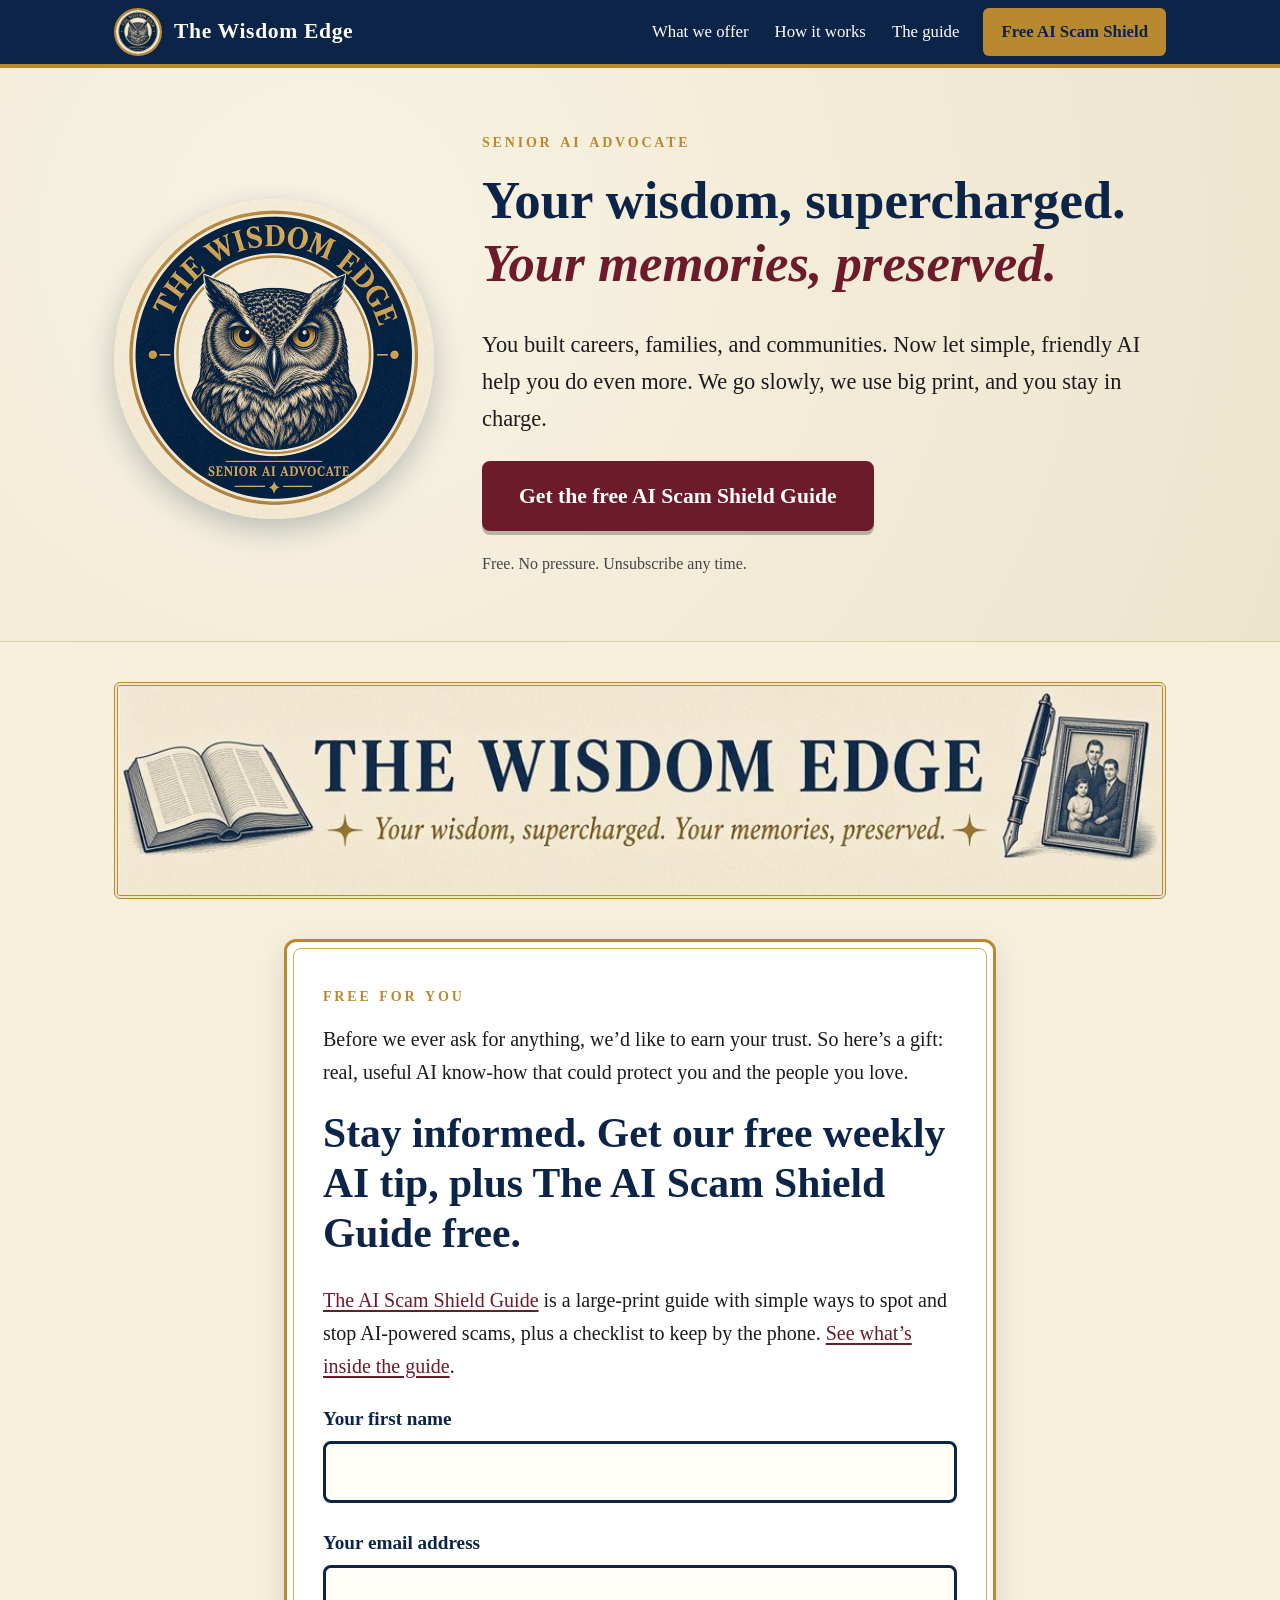
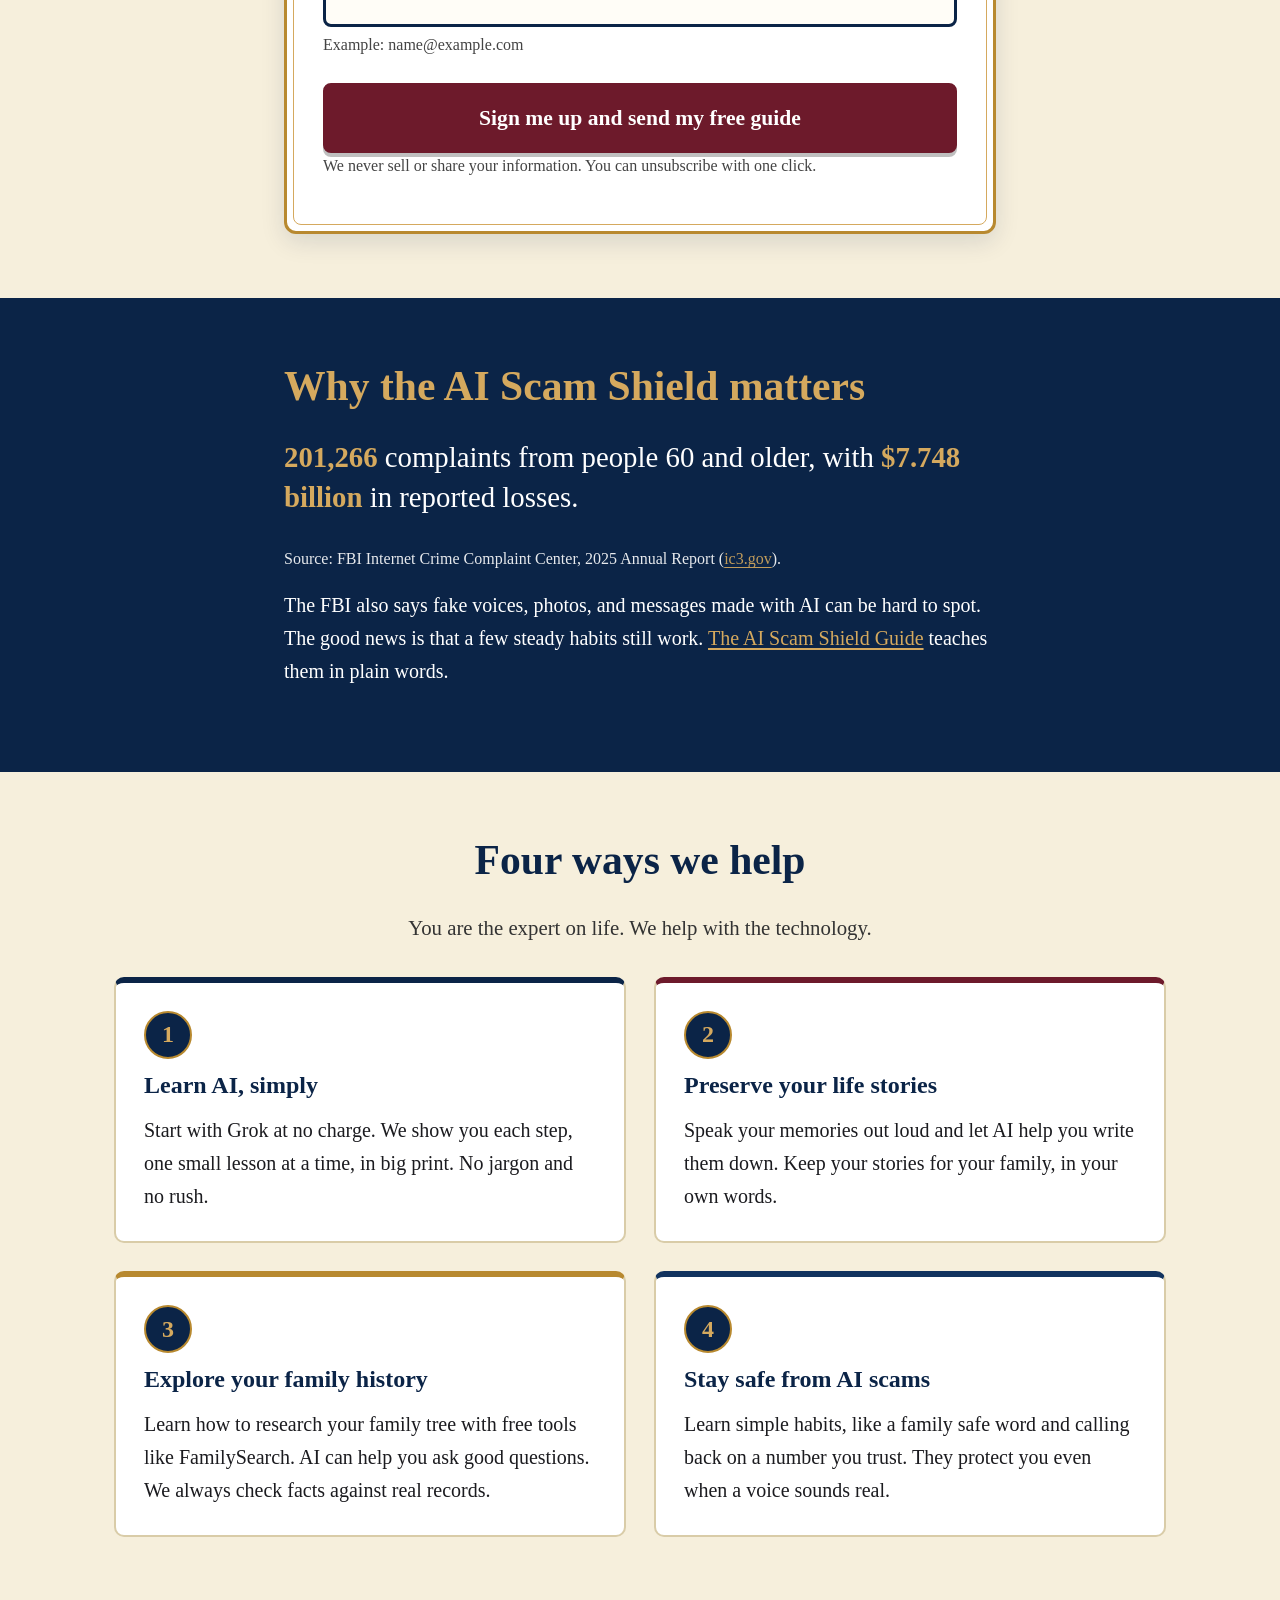
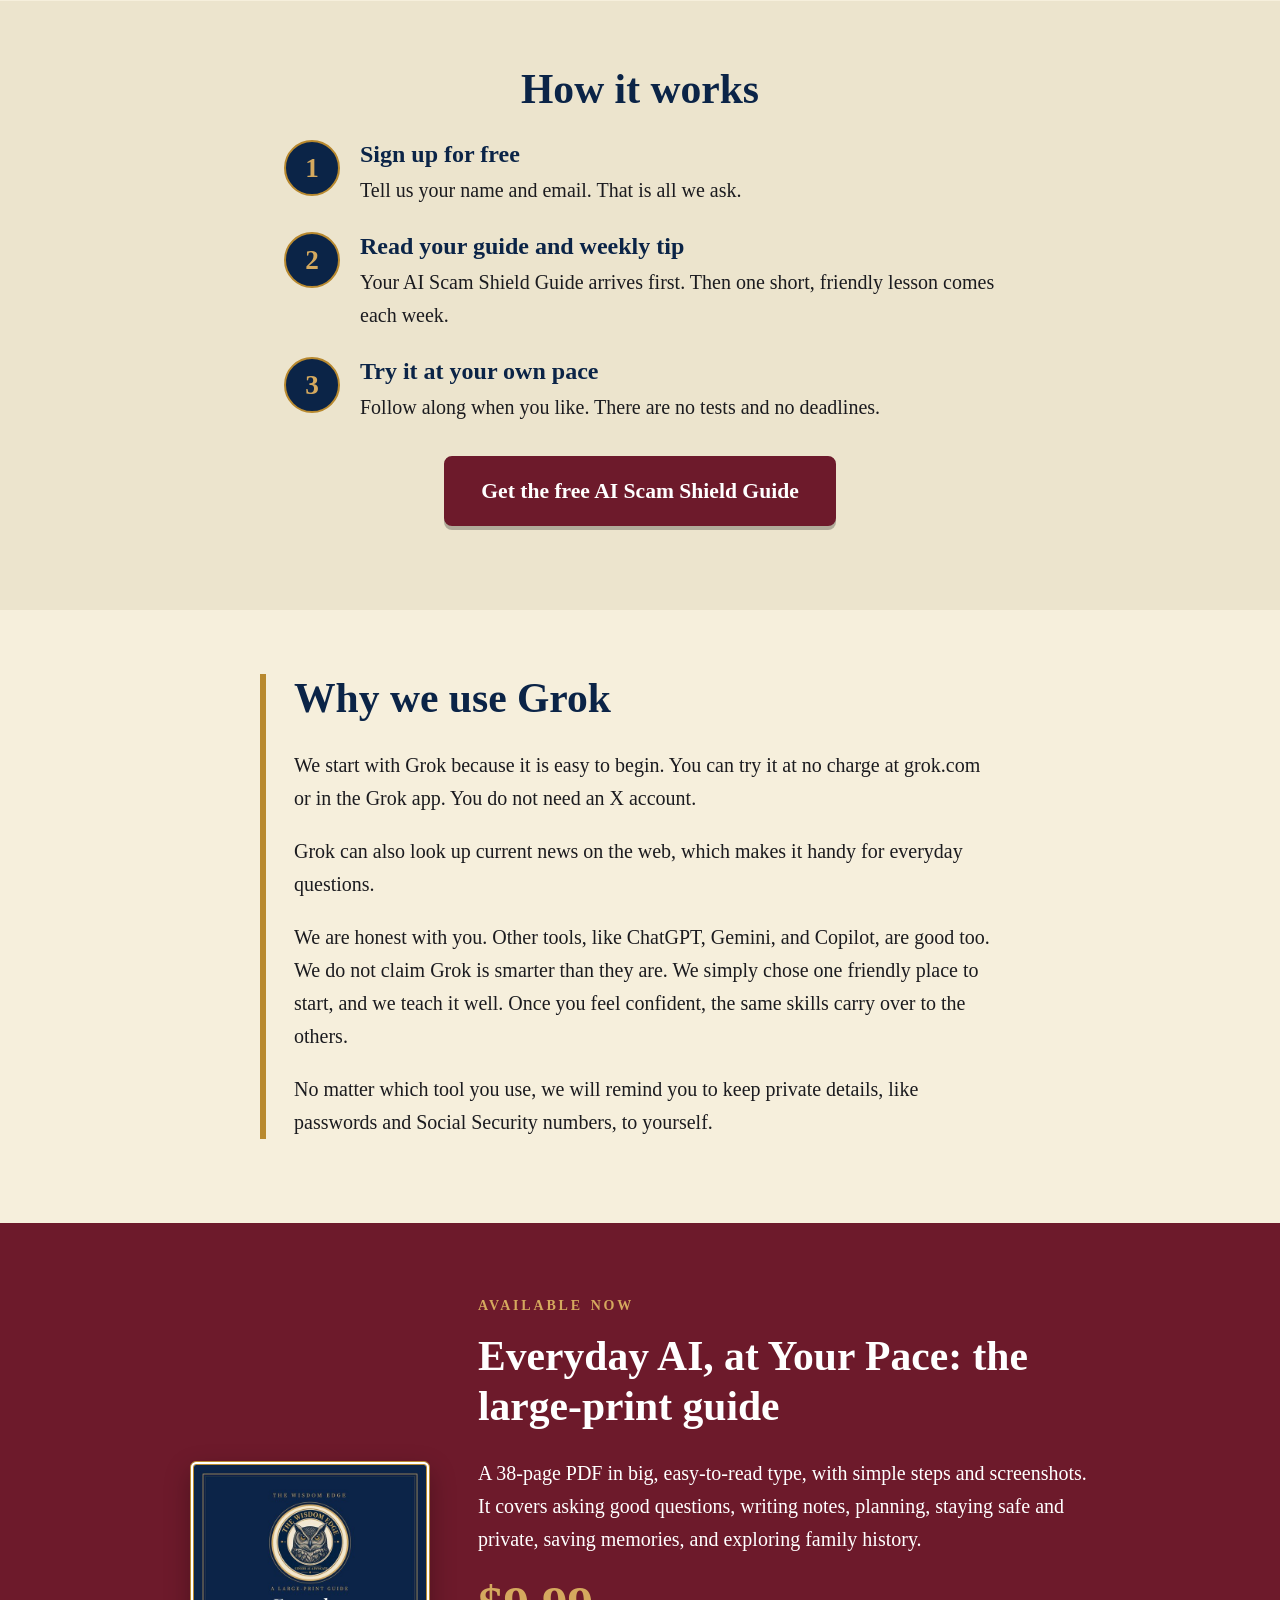
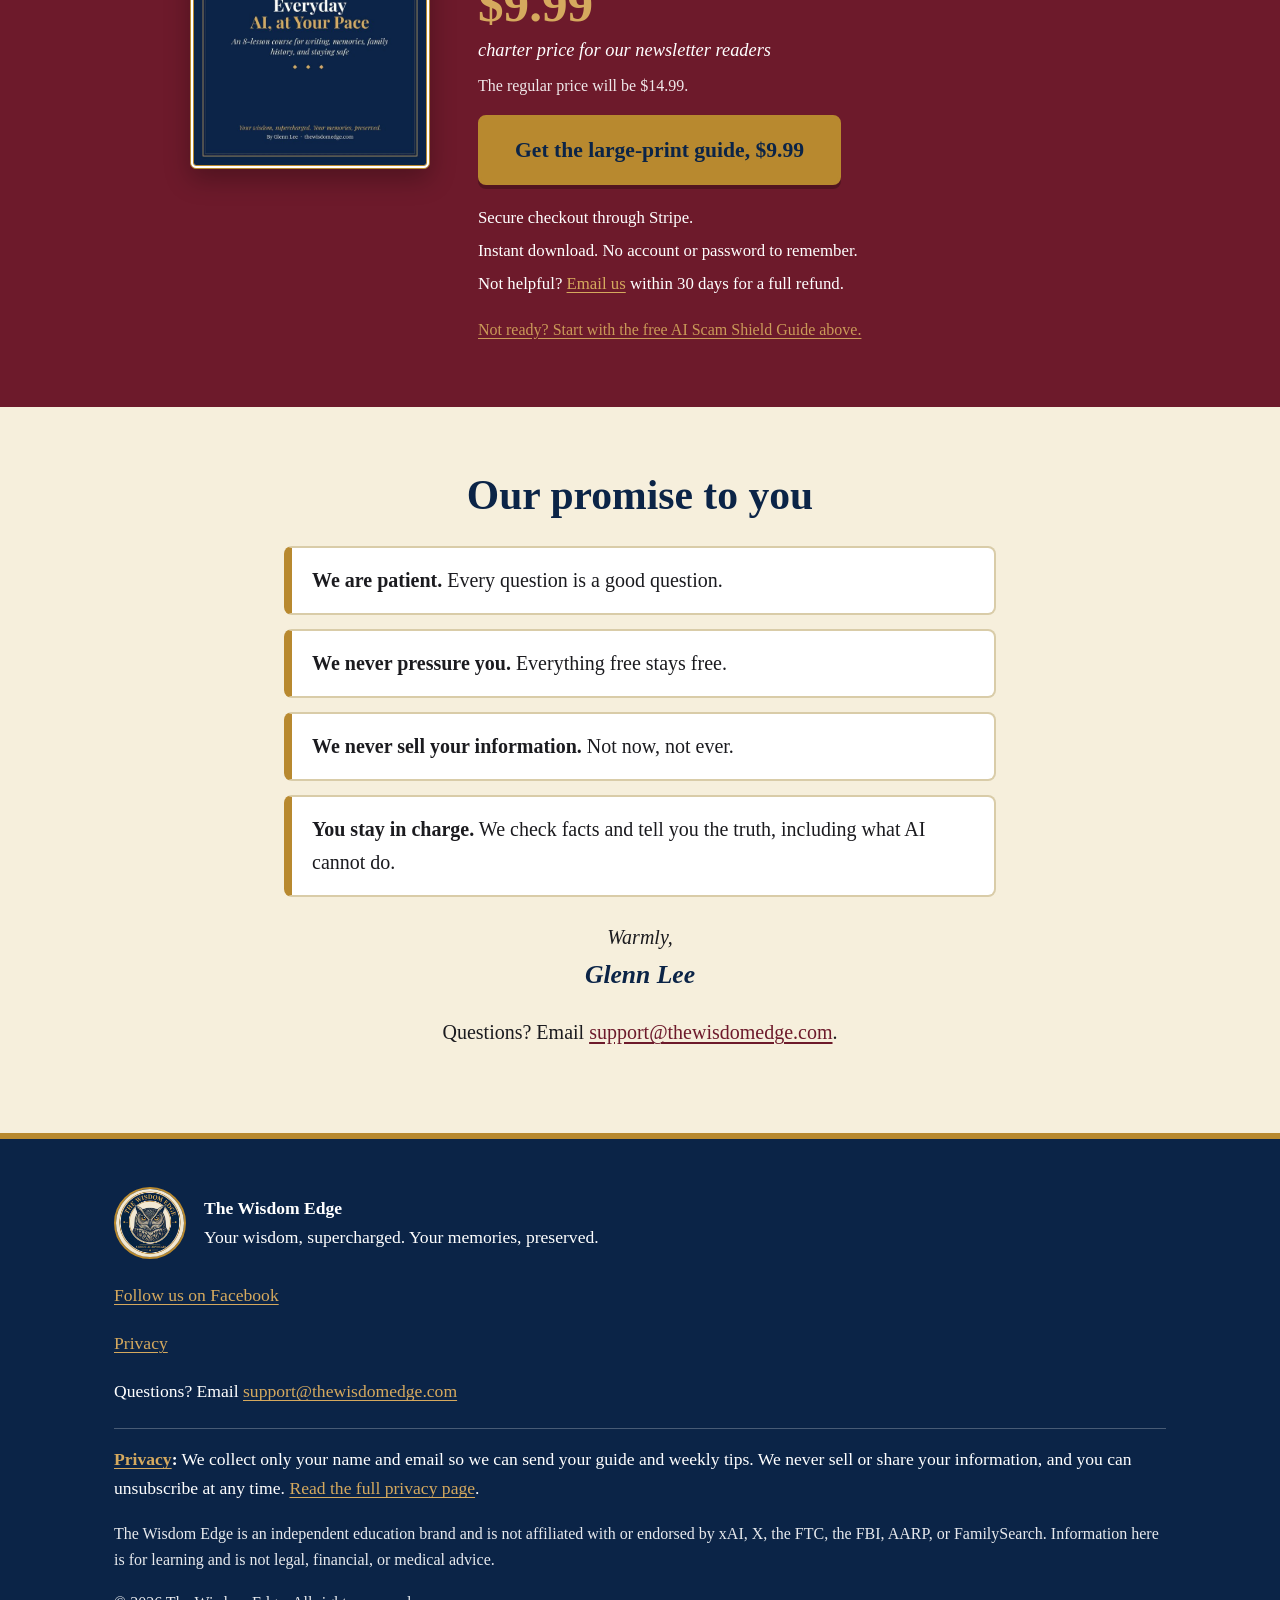
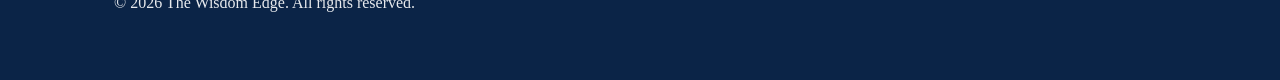
<file: index.html>
<!DOCTYPE html>
<html lang="en">
<head>
<meta charset="utf-8">
<meta name="viewport" content="width=device-width, initial-scale=1">
<title>The Wisdom Edge | Your wisdom, supercharged. Your memories, preserved.</title>
<meta name="description" content="Friendly, large-print help with AI for adults 55 and older. Learn at your own pace, save your life stories, explore your family history, and stay safe from scams. Get the free AI Scam Shield Guide.">
<meta property="og:title" content="The Wisdom Edge: Your wisdom, supercharged. Your memories, preserved.">
<meta property="og:description" content="Patient, large-print AI help for adults 55 and older. Free AI Scam Shield Guide and weekly tip.">
<meta property="og:image" content="assets/logo.jpg">
<meta name="theme-color" content="#0b2447">
<link rel="icon" href="favicon.png">
<link rel="stylesheet" href="style.css">
<!-- Meta Pixel Code -->
<script>
!function(f,b,e,v,n,t,s)
{if(f.fbq)return;n=f.fbq=function(){n.callMethod?
n.callMethod.apply(n,arguments):n.queue.push(arguments)};
if(!f._fbq)f._fbq=n;n.push=n;n.loaded=!0;n.version='2.0';
n.queue=[];t=b.createElement(e);t.async=!0;
t.src=v;s=b.getElementsByTagName(e)[0];
s.parentNode.insertBefore(t,s)}(window, document,'script',
'https://connect.facebook.net/en_US/fbevents.js');
fbq('init', '1197254199399345');
fbq('track', 'PageView');
</script>
<noscript><img height="1" width="1" style="display:none"
src="https://www.facebook.com/tr?id=1197254199399345&ev=PageView&noscript=1"
/></noscript>
<!-- End Meta Pixel Code -->
</head>
<body>
<a class="skip" href="#main">Skip to main content</a>

<header class="topbar">
  <div class="wrap topbar-in">
    <a class="brand" href="#top" aria-label="The Wisdom Edge, home">
      <img src="assets/logo-small.jpg" width="48" height="48" alt="">
      <span>The Wisdom Edge</span>
    </a>
    <nav aria-label="Main">
      <a href="#pillars">What we offer</a>
      <a href="#how">How it works</a>
      <a href="#guide">The guide</a>
      <a class="nav-cta" href="scam-shield/">Free AI Scam Shield</a>
    </nav>
  </div>
</header>

<main id="main">

<!-- HERO -->
<section class="hero" id="top">
  <div class="wrap hero-in">
    <img class="hero-logo" src="assets/logo.jpg" width="320" height="320" alt="The Wisdom Edge badge: a wise owl inside a navy and gold ring, with the words Senior AI Advocate.">
    <div class="hero-text">
      <p class="eyebrow">Senior AI Advocate</p>
      <h1>Your wisdom, supercharged.<br><span>Your memories, preserved.</span></h1>
      <p class="lead">You built careers, families, and communities. Now let simple, friendly AI help you do even more. We go slowly, we use big print, and you stay in charge.</p>
      <p><a class="btn" href="#signup">Get the free AI Scam Shield Guide</a></p>
      <p class="small">Free. No pressure. Unsubscribe any time.</p>
    </div>
  </div>
</section>

<section class="banner" aria-label="Welcome">
  <div class="wrap">
    <img src="assets/cover.jpg" width="1000" height="200" alt="The Wisdom Edge banner with an open book, a fountain pen, and a framed family photograph.">
  </div>
</section>

<!-- SIGN UP -->
<section class="signup" id="signup" aria-labelledby="signup-h">
  <div class="wrap narrow">
    <div class="card">
      <p class="eyebrow">Free for you</p>
      <p>Before we ever ask for anything, we&rsquo;d like to earn your trust. So here&rsquo;s a gift: real, useful AI know-how that could protect you and the people you love.</p>
      <h2 id="signup-h">Stay informed. Get our free weekly AI tip, plus The AI Scam Shield Guide free.</h2>
      <p><a href="scam-shield/">The AI Scam Shield Guide</a> is a large-print guide with simple ways to spot and stop AI-powered scams, plus a checklist to keep by the phone. <a href="scam-shield/">See what&rsquo;s inside the guide</a>.</p>

      <form id="signup-form" action="https://app.kit.com/forms/10195072/subscriptions" method="post" data-uid="cb7c9a6c5c" novalidate>
        <div class="field">
          <label for="name">Your first name</label>
          <input id="name" name="fields[first_name]" type="text" autocomplete="given-name" required>
        </div>
        <div class="field">
          <label for="email">Your email address</label>
          <input id="email" name="email_address" type="email" autocomplete="email" inputmode="email" required aria-describedby="email-hint">
          <p id="email-hint" class="hint">Example: name@example.com</p>
        </div>
        <p class="error" id="form-error" role="alert" hidden></p>
        <button class="btn btn-block" type="submit">Sign me up and send my free guide</button>
        <p class="small">We never sell or share your information. You can unsubscribe with one click.</p>
      </form>

      <div class="thanks" id="thanks" role="status" tabindex="-1" hidden>
        <h3>Thank you, <span id="thanks-name">friend</span>!</h3>
        <p>You&rsquo;re on the list. Your guide is ready now: <a href="scam-shield/thanks/">download The AI Scam Shield Guide</a>. Please also check your email and click the button to confirm your address.</p>
      </div>
    </div>
  </div>
</section>

<!-- WHY IT MATTERS (scam stat) -->
<section class="alert" aria-labelledby="alert-h">
  <div class="wrap narrow">
    <h2 id="alert-h">Why the AI Scam Shield matters</h2>
    <p class="big-stat"><strong>201,266</strong> complaints from people 60 and older, with <strong>$7.748 billion</strong> in reported losses.</p>
    <p class="source">Source: FBI Internet Crime Complaint Center, 2025 Annual Report (<a href="https://www.ic3.gov/AnnualReport/Reports/2025_IC3Report.pdf">ic3.gov</a>).</p>
    <p>The FBI also says fake voices, photos, and messages made with AI can be hard to spot. The good news is that a few steady habits still work. <a href="scam-shield/">The AI Scam Shield Guide</a> teaches them in plain words.</p>
  </div>
</section>

<!-- PILLARS -->
<section class="pillars" id="pillars" aria-labelledby="pillars-h">
  <div class="wrap">
    <h2 id="pillars-h" class="center">Four ways we help</h2>
    <p class="center sub">You are the expert on life. We help with the technology.</p>
    <div class="grid">
      <article class="pillar">
        <div class="num" aria-hidden="true">1</div>
        <h3>Learn AI, simply</h3>
        <p>Start with Grok at no charge. We show you each step, one small lesson at a time, in big print. No jargon and no rush.</p>
      </article>
      <article class="pillar">
        <div class="num" aria-hidden="true">2</div>
        <h3>Preserve your life stories</h3>
        <p>Speak your memories out loud and let AI help you write them down. Keep your stories for your family, in your own words.</p>
      </article>
      <article class="pillar">
        <div class="num" aria-hidden="true">3</div>
        <h3>Explore your family history</h3>
        <p>Learn how to research your family tree with free tools like FamilySearch. AI can help you ask good questions. We always check facts against real records.</p>
      </article>
      <article class="pillar">
        <div class="num" aria-hidden="true">4</div>
        <h3>Stay safe from AI scams</h3>
        <p>Learn simple habits, like a family safe word and calling back on a number you trust. They protect you even when a voice sounds real.</p>
      </article>
    </div>
  </div>
</section>

<!-- HOW IT WORKS -->
<section class="how" id="how" aria-labelledby="how-h">
  <div class="wrap narrow">
    <h2 id="how-h" class="center">How it works</h2>
    <ol class="steps">
      <li><span class="step-n" aria-hidden="true">1</span><div><h3>Sign up for free</h3><p>Tell us your name and email. That is all we ask.</p></div></li>
      <li><span class="step-n" aria-hidden="true">2</span><div><h3>Read your guide and weekly tip</h3><p>Your AI Scam Shield Guide arrives first. Then one short, friendly lesson comes each week.</p></div></li>
      <li><span class="step-n" aria-hidden="true">3</span><div><h3>Try it at your own pace</h3><p>Follow along when you like. There are no tests and no deadlines.</p></div></li>
    </ol>
    <p class="center"><a class="btn" href="#signup">Get the free AI Scam Shield Guide</a></p>
  </div>
</section>

<!-- WHY GROK -->
<section class="grok" id="why-grok" aria-labelledby="grok-h">
  <div class="wrap narrow">
    <h2 id="grok-h">Why we use Grok</h2>
    <p>We start with Grok because it is easy to begin. You can try it at no charge at grok.com or in the Grok app. You do not need an X account.</p>
    <p>Grok can also look up current news on the web, which makes it handy for everyday questions.</p>
    <p>We are honest with you. Other tools, like ChatGPT, Gemini, and Copilot, are good too. We do not claim Grok is smarter than they are. We simply chose one friendly place to start, and we teach it well. Once you feel confident, the same skills carry over to the others.</p>
    <p>No matter which tool you use, we will remind you to keep private details, like passwords and Social Security numbers, to yourself.</p>
  </div>
</section>

<!-- GUIDE -->
<section class="guide" id="guide" aria-labelledby="guide-h">
  <div class="wrap">
    <div class="guide-in">
      <figure class="guide-cover">
        <img src="img/course/everyday-ai-cover.jpg" width="600" height="776" loading="lazy" alt="Cover of Everyday AI, at Your Pace, a large-print guide by Glenn Lee">
      </figure>
      <div class="guide-text">
        <p class="eyebrow gold">Available now</p>
        <h2 id="guide-h">Everyday AI, at Your Pace: the large-print guide</h2>
        <p>A 38-page PDF in big, easy-to-read type, with simple steps and screenshots. It covers asking good questions, writing notes, planning, staying safe and private, saving memories, and exploring family history.</p>
        <p class="price"><span class="price-now">$9.99</span> <span class="price-note">charter price for our newsletter readers</span></p>
        <p class="small light">The regular price will be $14.99.</p>
        <p><a class="btn btn-gold" href="https://the-wisdom-edge.kit.com/products/everyday-ai-at-your-pace">Get the large-print guide, $9.99</a></p>
        <ul class="guide-reassure">
          <li>Secure checkout through Stripe.</li>
          <li>Instant download. No account or password to remember.</li>
          <li>Not helpful? <a href="mailto:support@thewisdomedge.com">Email us</a> within 30 days for a full refund.</li>
        </ul>
        <p class="small light guide-alt"><a href="#signup">Not ready? Start with the free AI Scam Shield Guide above.</a></p>
      </div>
    </div>
  </div>
</section>

<!-- PROMISE -->
<section class="promise" id="promise" aria-labelledby="promise-h">
  <div class="wrap narrow">
    <h2 id="promise-h" class="center">Our promise to you</h2>
    <ul class="promise-list">
      <li><strong>We are patient.</strong> Every question is a good question.</li>
      <li><strong>We never pressure you.</strong> Everything free stays free.</li>
      <li><strong>We never sell your information.</strong> Not now, not ever.</li>
      <li><strong>You stay in charge.</strong> We check facts and tell you the truth, including what AI cannot do.</li>
    </ul>
    <p class="signoff">Warmly,<br><span>Glenn Lee</span></p>
    <p class="center">Questions? Email <a href="mailto:support@thewisdomedge.com">support@thewisdomedge.com</a>.</p>
  </div>
</section>

</main>

<footer class="footer">
  <div class="wrap">
    <div class="foot-brand">
      <img src="assets/logo-small.jpg" width="72" height="72" alt="The Wisdom Edge badge">
      <p><strong>The Wisdom Edge</strong><br>Your wisdom, supercharged. Your memories, preserved.</p>
    </div>
    <ul class="foot-links">
      <li><a href="https://www.facebook.com/profile.php?id=61596207887084" rel="noopener">Follow us on Facebook</a></li>
      <li><a href="privacy/">Privacy</a></li>
      <li>Questions? Email <a href="mailto:support@thewisdomedge.com">support@thewisdomedge.com</a></li>
    </ul>
    <p class="privacy"><strong><a href="privacy/">Privacy</a>:</strong> We collect only your name and email so we can send your guide and weekly tips. We never sell or share your information, and you can unsubscribe at any time. <a href="privacy/">Read the full privacy page</a>.</p>
    <p class="small light">The Wisdom Edge is an independent education brand and is not affiliated with or endorsed by xAI, X, the FTC, the FBI, AARP, or FamilySearch. Information here is for learning and is not legal, financial, or medical advice.</p>
    <p class="small light">&copy; 2026 The Wisdom Edge. All rights reserved.</p>
  </div>
</footer>

<script>
(function () {
  var form = document.getElementById('signup-form');
  var err = document.getElementById('form-error');
  var thanks = document.getElementById('thanks');
  var nameInput = document.getElementById('name');
  var emailInput = document.getElementById('email');
  var button = form.querySelector('button[type="submit"]');
  var kitUrl = 'https://app.kit.com/forms/10195072/subscriptions';
  var friendlyError = 'Sorry, we could not sign you up just now. Please try again in a moment.';

  function showError(message, focusEl) {
    err.textContent = message;
    err.hidden = false;
    if (focusEl) focusEl.focus();
  }

  function showThanks(name) {
    err.hidden = true;
    document.getElementById('thanks-name').textContent = name || 'friend';
    form.hidden = true;
    thanks.hidden = false;
    thanks.focus();
  }

  form.addEventListener('submit', function (e) {
    e.preventDefault();
    var name = nameInput.value.trim();
    var email = emailInput.value.trim();
    if (!name || !/^\S+@\S+\.\S+$/.test(email)) {
      showError(!name ? 'Please type your first name.' : 'Please check your email address. It should look like name@example.com.', !name ? nameInput : emailInput);
      return;
    }

    err.hidden = true;
    if (button) button.disabled = true;

    function fallbackPost() {
      form.submit();
    }

    if (typeof fetch !== 'function') {
      fallbackPost();
      return;
    }

    fetch(kitUrl, {
      method: 'POST',
      body: new FormData(form),
      headers: { 'Accept': 'application/json' }
    }).then(function (res) {
      if (res.ok) {
        showThanks(name);
        return;
      }
      return res.json().then(function (body) {
        var msg = friendlyError;
        if (body) {
          if (typeof body.message === 'string' && body.message) msg = body.message;
          else if (body.errors) {
            if (typeof body.errors === 'string') msg = body.errors;
            else if (Array.isArray(body.errors) && body.errors[0]) msg = String(body.errors[0]);
          }
        }
        showError(msg, emailInput);
        if (button) button.disabled = false;
      }).catch(function () {
        showError(friendlyError, emailInput);
        if (button) button.disabled = false;
      });
    }).catch(function () {
      fallbackPost();
    });
  });
})();
</script>
</body>
</html>
</file>
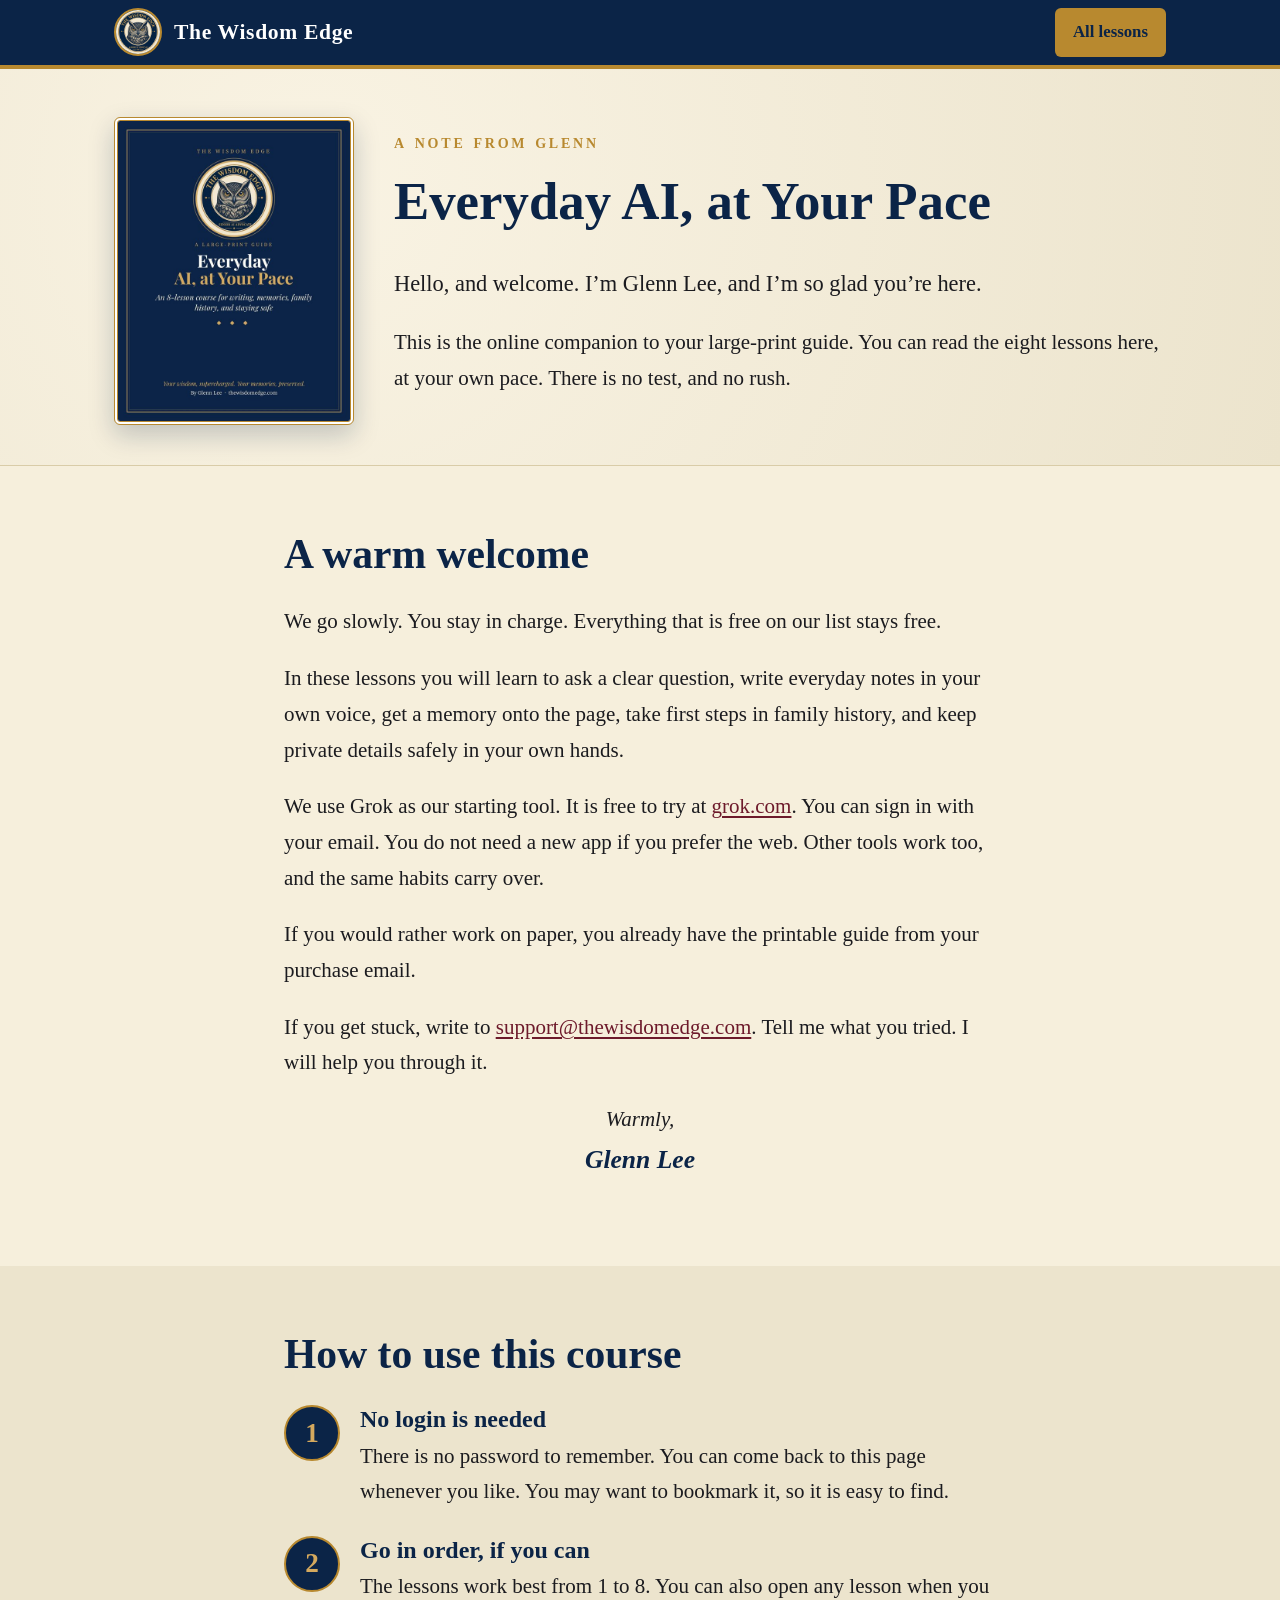
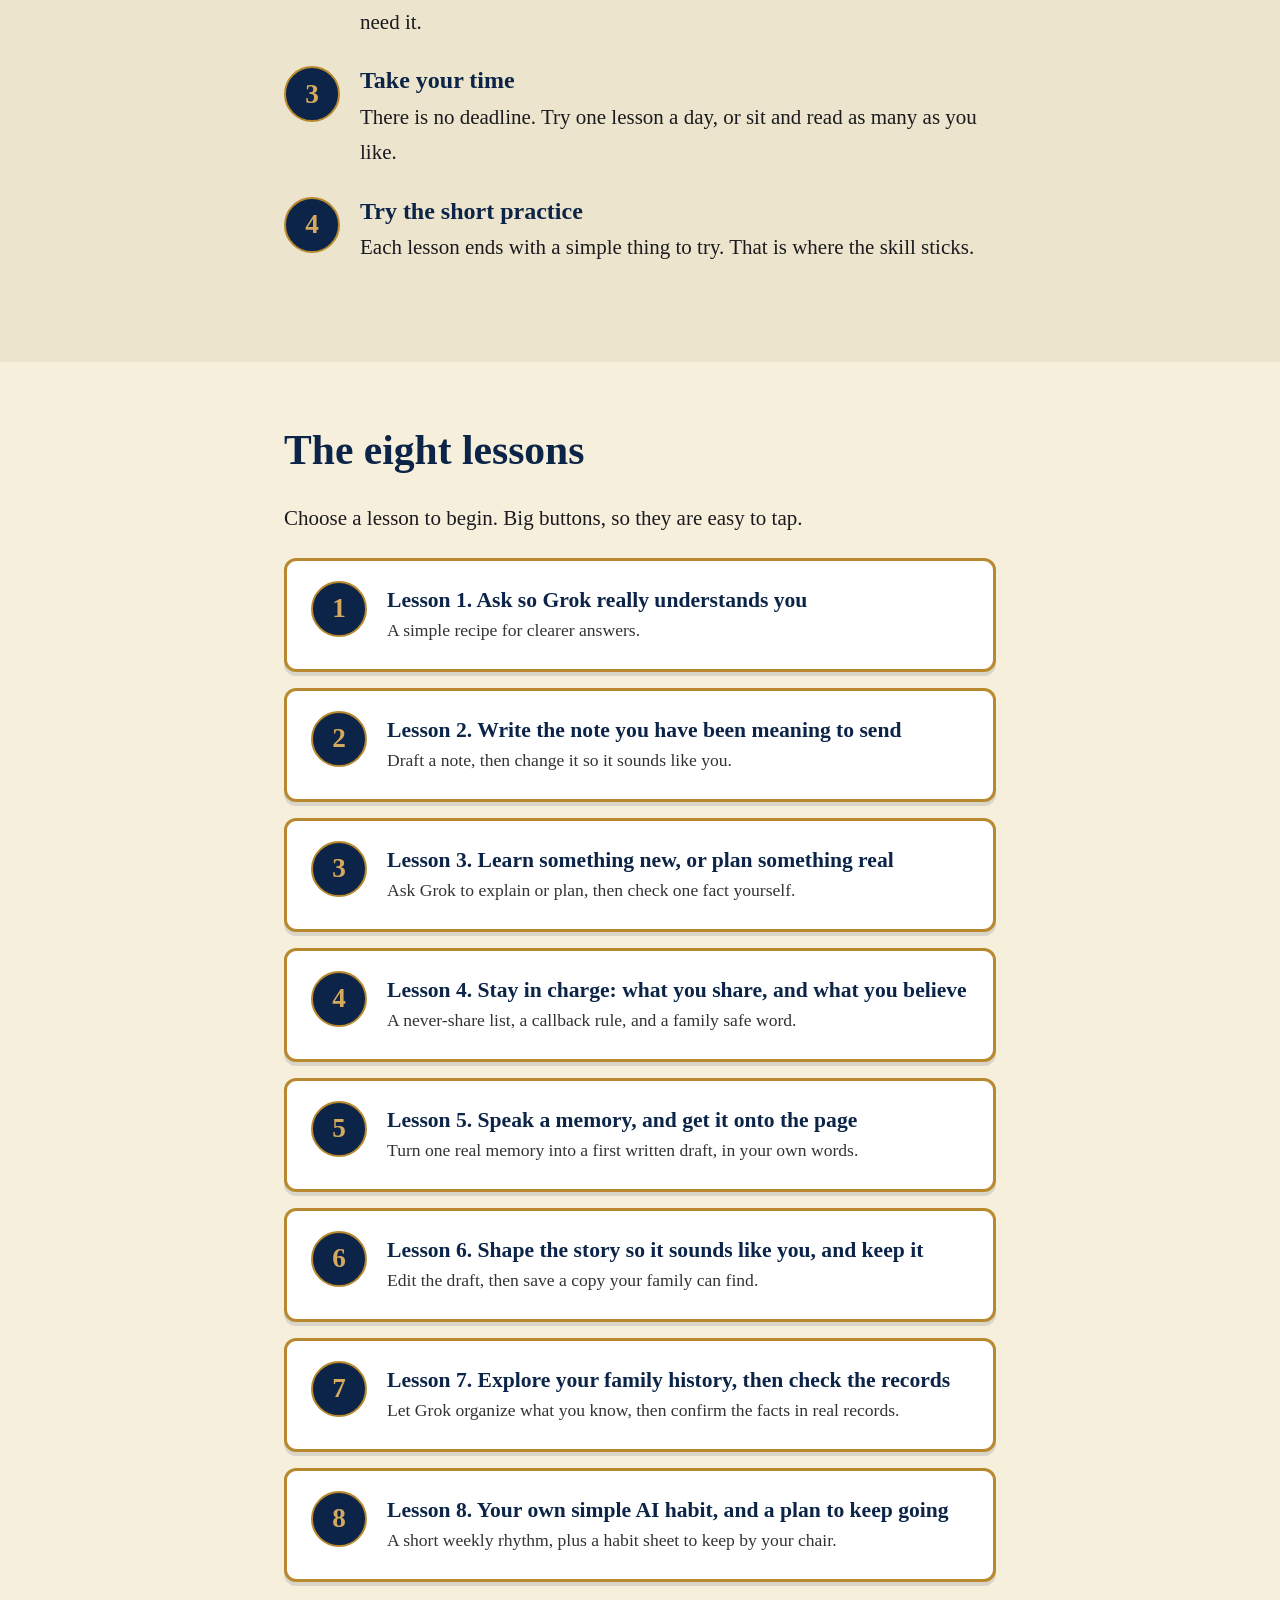
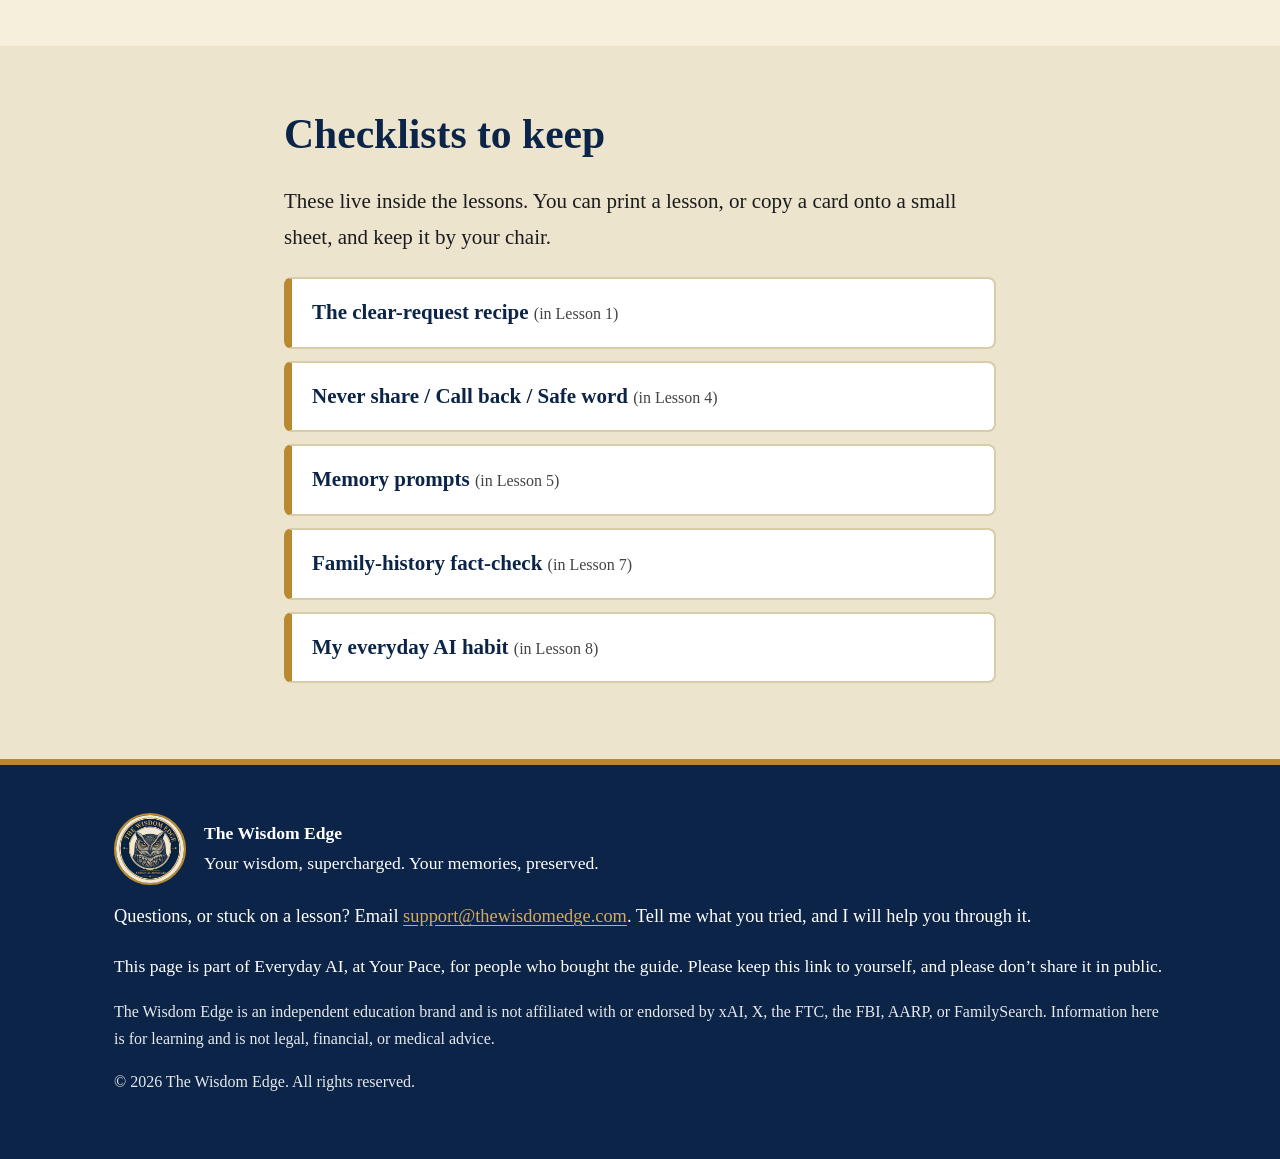
<file: course-mlxg8bto05/index.html>
<!DOCTYPE html>
<html lang="en">
<head>
<meta charset="utf-8">
<meta name="viewport" content="width=device-width, initial-scale=1">
<title>Everyday AI, at Your Pace | The Wisdom Edge</title>
<meta name="description" content="Your online course: eight large-print lessons on asking clearly, writing notes, saving memories, family history, and staying safe.">
<meta name="robots" content="noindex, nofollow">
<meta name="theme-color" content="#0b2447">
<link rel="icon" href="../favicon.png">
<link rel="stylesheet" href="../style.css">
</head>
<body class="course">
<a class="skip" href="#main">Skip to main content</a>

<header class="topbar">
  <div class="wrap topbar-in">
    <a class="brand" href="../" aria-label="The Wisdom Edge, home">
      <img src="../assets/logo-small.jpg" width="48" height="48" alt="">
      <span>The Wisdom Edge</span>
    </a>
    <nav aria-label="Course">
      <a class="nav-cta" href="./">All lessons</a>
    </nav>
  </div>
</header>

<main id="main">

<section class="hero course-hero" id="top" aria-labelledby="course-h">
  <div class="wrap course-hero-in">
    <figure class="course-cover">
      <img src="../img/course/everyday-ai-cover.jpg" width="600" height="776" alt="Cover of Everyday AI, at Your Pace, a large-print guide from The Wisdom Edge, with the owl badge on a navy background.">
    </figure>
    <div>
      <p class="eyebrow">A note from Glenn</p>
      <h1 id="course-h">Everyday AI, at Your Pace</h1>
      <p class="lead">Hello, and welcome. I&rsquo;m Glenn Lee, and I&rsquo;m so glad you&rsquo;re here.</p>
      <p>This is the online companion to your large-print guide. You can read the eight lessons here, at your own pace. There is no test, and no rush.</p>
    </div>
  </div>
</section>

<section class="course-how" aria-labelledby="welcome-h">
  <div class="wrap narrow">
    <h2 id="welcome-h">A warm welcome</h2>
    <p>We go slowly. You stay in charge. Everything that is free on our list stays free.</p>
    <p>In these lessons you will learn to ask a clear question, write everyday notes in your own voice, get a memory onto the page, take first steps in family history, and keep private details safely in your own hands.</p>
    <p>We use Grok as our starting tool. It is free to try at <a href="https://grok.com">grok.com</a>. You can sign in with your email. You do not need a new app if you prefer the web. Other tools work too, and the same habits carry over.</p>
    <p>If you would rather work on paper, you already have the printable guide from your purchase email.</p>
    <p>If you get stuck, write to <a href="mailto:support@thewisdomedge.com">support@thewisdomedge.com</a>. Tell me what you tried. I will help you through it.</p>
    <p class="signoff">Warmly,<br><span>Glenn Lee</span></p>
  </div>
</section>

<section class="how" aria-labelledby="how-h">
  <div class="wrap narrow">
    <h2 id="how-h">How to use this course</h2>
    <ol class="steps">
      <li><span class="step-n" aria-hidden="true">1</span><div><h3>No login is needed</h3><p>There is no password to remember. You can come back to this page whenever you like. You may want to bookmark it, so it is easy to find.</p></div></li>
      <li><span class="step-n" aria-hidden="true">2</span><div><h3>Go in order, if you can</h3><p>The lessons work best from 1 to 8. You can also open any lesson when you need it.</p></div></li>
      <li><span class="step-n" aria-hidden="true">3</span><div><h3>Take your time</h3><p>There is no deadline. Try one lesson a day, or sit and read as many as you like.</p></div></li>
      <li><span class="step-n" aria-hidden="true">4</span><div><h3>Try the short practice</h3><p>Each lesson ends with a simple thing to try. That is where the skill sticks.</p></div></li>
    </ol>
  </div>
</section>

<section class="course-lessons" aria-labelledby="lessons-h">
  <div class="wrap narrow">
    <h2 id="lessons-h">The eight lessons</h2>
    <p>Choose a lesson to begin. Big buttons, so they are easy to tap.</p>
    <ol class="course-lesson-list">
      <li>
        <a href="lesson-1/">
          <span class="num" aria-hidden="true">1</span>
          <span>
            <strong>Lesson 1. Ask so Grok really understands you</strong>
            <span class="desc">A simple recipe for clearer answers.</span>
          </span>
        </a>
      </li>
      <li>
        <a href="lesson-2/">
          <span class="num" aria-hidden="true">2</span>
          <span>
            <strong>Lesson 2. Write the note you have been meaning to send</strong>
            <span class="desc">Draft a note, then change it so it sounds like you.</span>
          </span>
        </a>
      </li>
      <li>
        <a href="lesson-3/">
          <span class="num" aria-hidden="true">3</span>
          <span>
            <strong>Lesson 3. Learn something new, or plan something real</strong>
            <span class="desc">Ask Grok to explain or plan, then check one fact yourself.</span>
          </span>
        </a>
      </li>
      <li>
        <a href="lesson-4/">
          <span class="num" aria-hidden="true">4</span>
          <span>
            <strong>Lesson 4. Stay in charge: what you share, and what you believe</strong>
            <span class="desc">A never-share list, a callback rule, and a family safe word.</span>
          </span>
        </a>
      </li>
      <li>
        <a href="lesson-5/">
          <span class="num" aria-hidden="true">5</span>
          <span>
            <strong>Lesson 5. Speak a memory, and get it onto the page</strong>
            <span class="desc">Turn one real memory into a first written draft, in your own words.</span>
          </span>
        </a>
      </li>
      <li>
        <a href="lesson-6/">
          <span class="num" aria-hidden="true">6</span>
          <span>
            <strong>Lesson 6. Shape the story so it sounds like you, and keep it</strong>
            <span class="desc">Edit the draft, then save a copy your family can find.</span>
          </span>
        </a>
      </li>
      <li>
        <a href="lesson-7/">
          <span class="num" aria-hidden="true">7</span>
          <span>
            <strong>Lesson 7. Explore your family history, then check the records</strong>
            <span class="desc">Let Grok organize what you know, then confirm the facts in real records.</span>
          </span>
        </a>
      </li>
      <li>
        <a href="lesson-8/">
          <span class="num" aria-hidden="true">8</span>
          <span>
            <strong>Lesson 8. Your own simple AI habit, and a plan to keep going</strong>
            <span class="desc">A short weekly rhythm, plus a habit sheet to keep by your chair.</span>
          </span>
        </a>
      </li>
    </ol>
  </div>
</section>

<section class="course-checks" aria-labelledby="checks-h">
  <div class="wrap narrow">
    <h2 id="checks-h">Checklists to keep</h2>
    <p>These live inside the lessons. You can print a lesson, or copy a card onto a small sheet, and keep it by your chair.</p>
    <ul class="course-check-list">
      <li><a href="lesson-1/#recipe">The clear-request recipe <span class="small" style="font-weight:normal;color:#444">(in Lesson 1)</span></a></li>
      <li><a href="lesson-4/#privacy-card">Never share / Call back / Safe word <span class="small" style="font-weight:normal;color:#444">(in Lesson 4)</span></a></li>
      <li><a href="lesson-5/#memory-prompts">Memory prompts <span class="small" style="font-weight:normal;color:#444">(in Lesson 5)</span></a></li>
      <li><a href="lesson-7/#fact-check">Family-history fact-check <span class="small" style="font-weight:normal;color:#444">(in Lesson 7)</span></a></li>
      <li><a href="lesson-8/#habit-sheet">My everyday AI habit <span class="small" style="font-weight:normal;color:#444">(in Lesson 8)</span></a></li>
    </ul>
  </div>
</section>

</main>

<footer class="footer">
  <div class="wrap">
    <div class="foot-brand">
      <img src="../assets/logo-small.jpg" width="72" height="72" alt="The Wisdom Edge badge">
      <p><strong>The Wisdom Edge</strong><br>Your wisdom, supercharged. Your memories, preserved.</p>
    </div>
    <p class="course-help">Questions, or stuck on a lesson? Email <a href="mailto:support@thewisdomedge.com">support@thewisdomedge.com</a>. Tell me what you tried, and I will help you through it.</p>
    <p class="course-share">This page is part of Everyday AI, at Your Pace, for people who bought the guide. Please keep this link to yourself, and please don&rsquo;t share it in public.</p>
    <p class="small light">The Wisdom Edge is an independent education brand and is not affiliated with or endorsed by xAI, X, the FTC, the FBI, AARP, or FamilySearch. Information here is for learning and is not legal, financial, or medical advice.</p>
    <p class="small light">&copy; 2026 The Wisdom Edge. All rights reserved.</p>
  </div>
</footer>
</body>
</html>
</file>
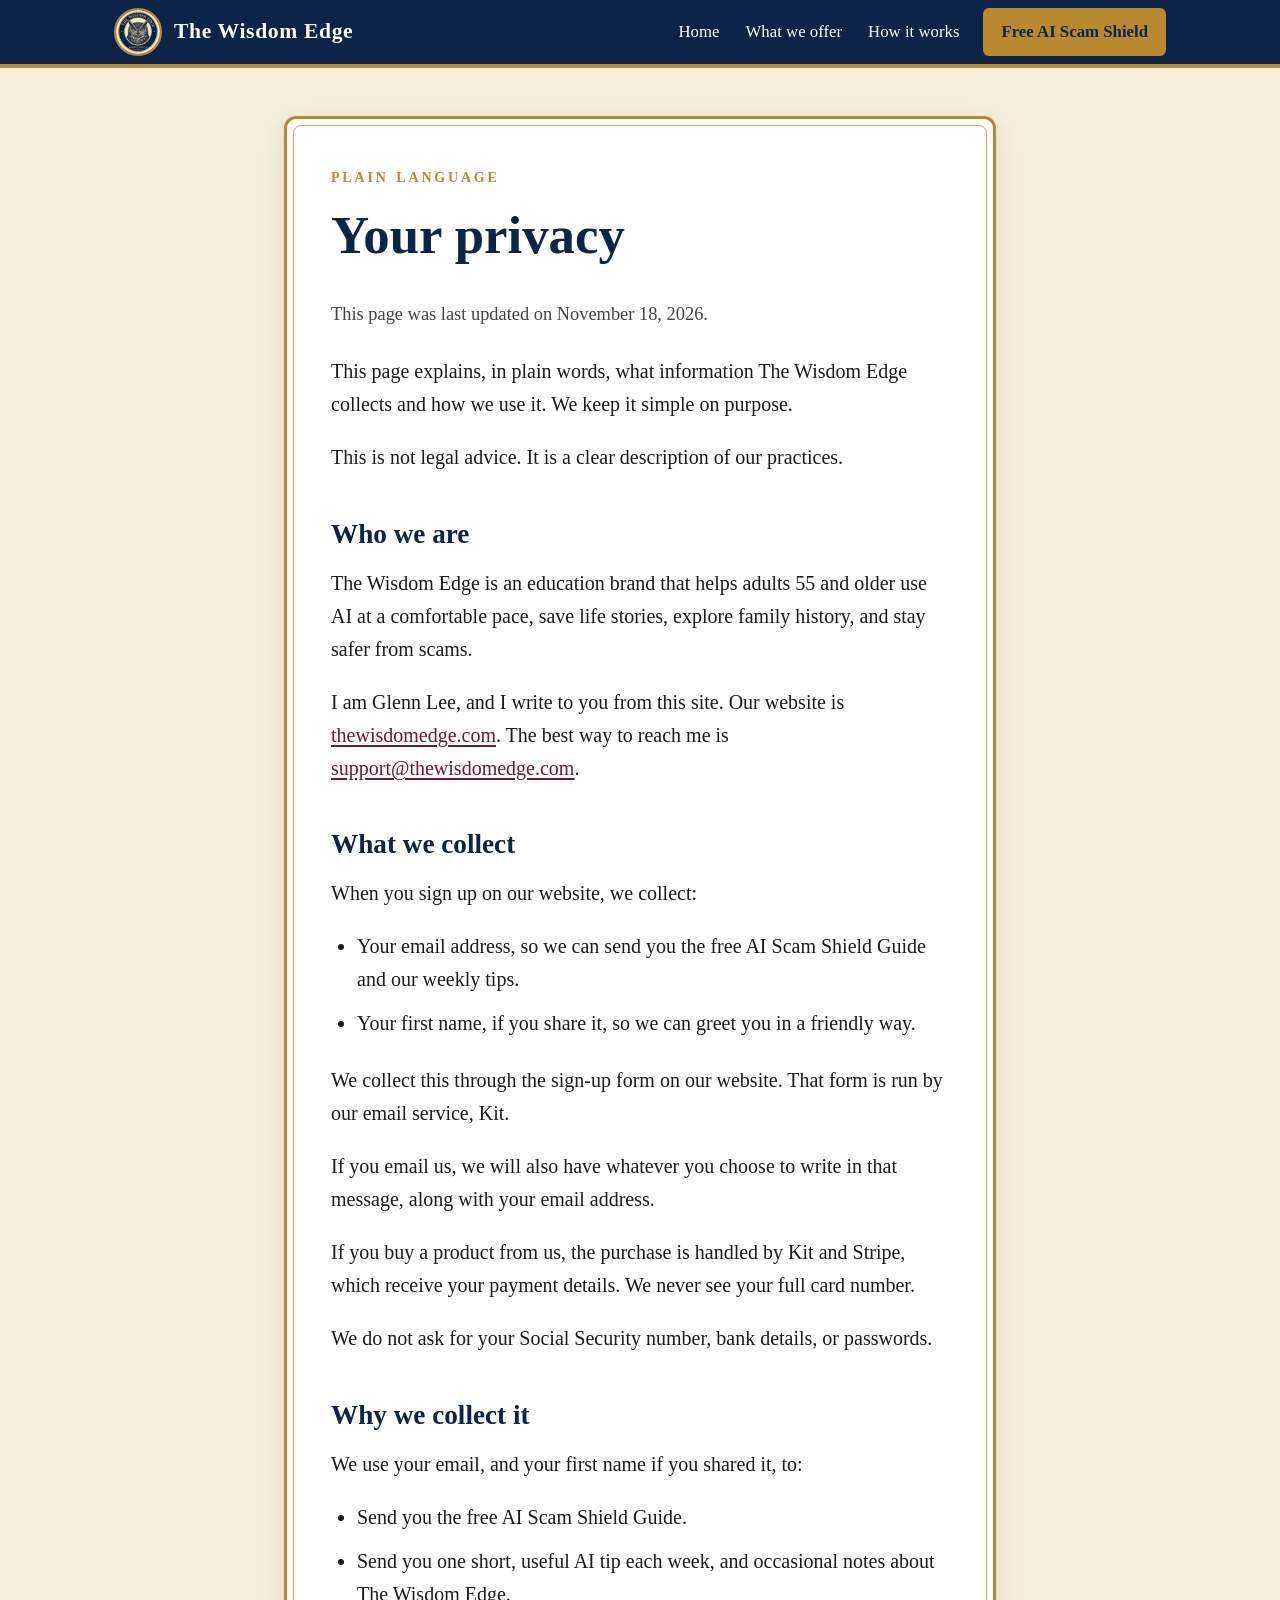
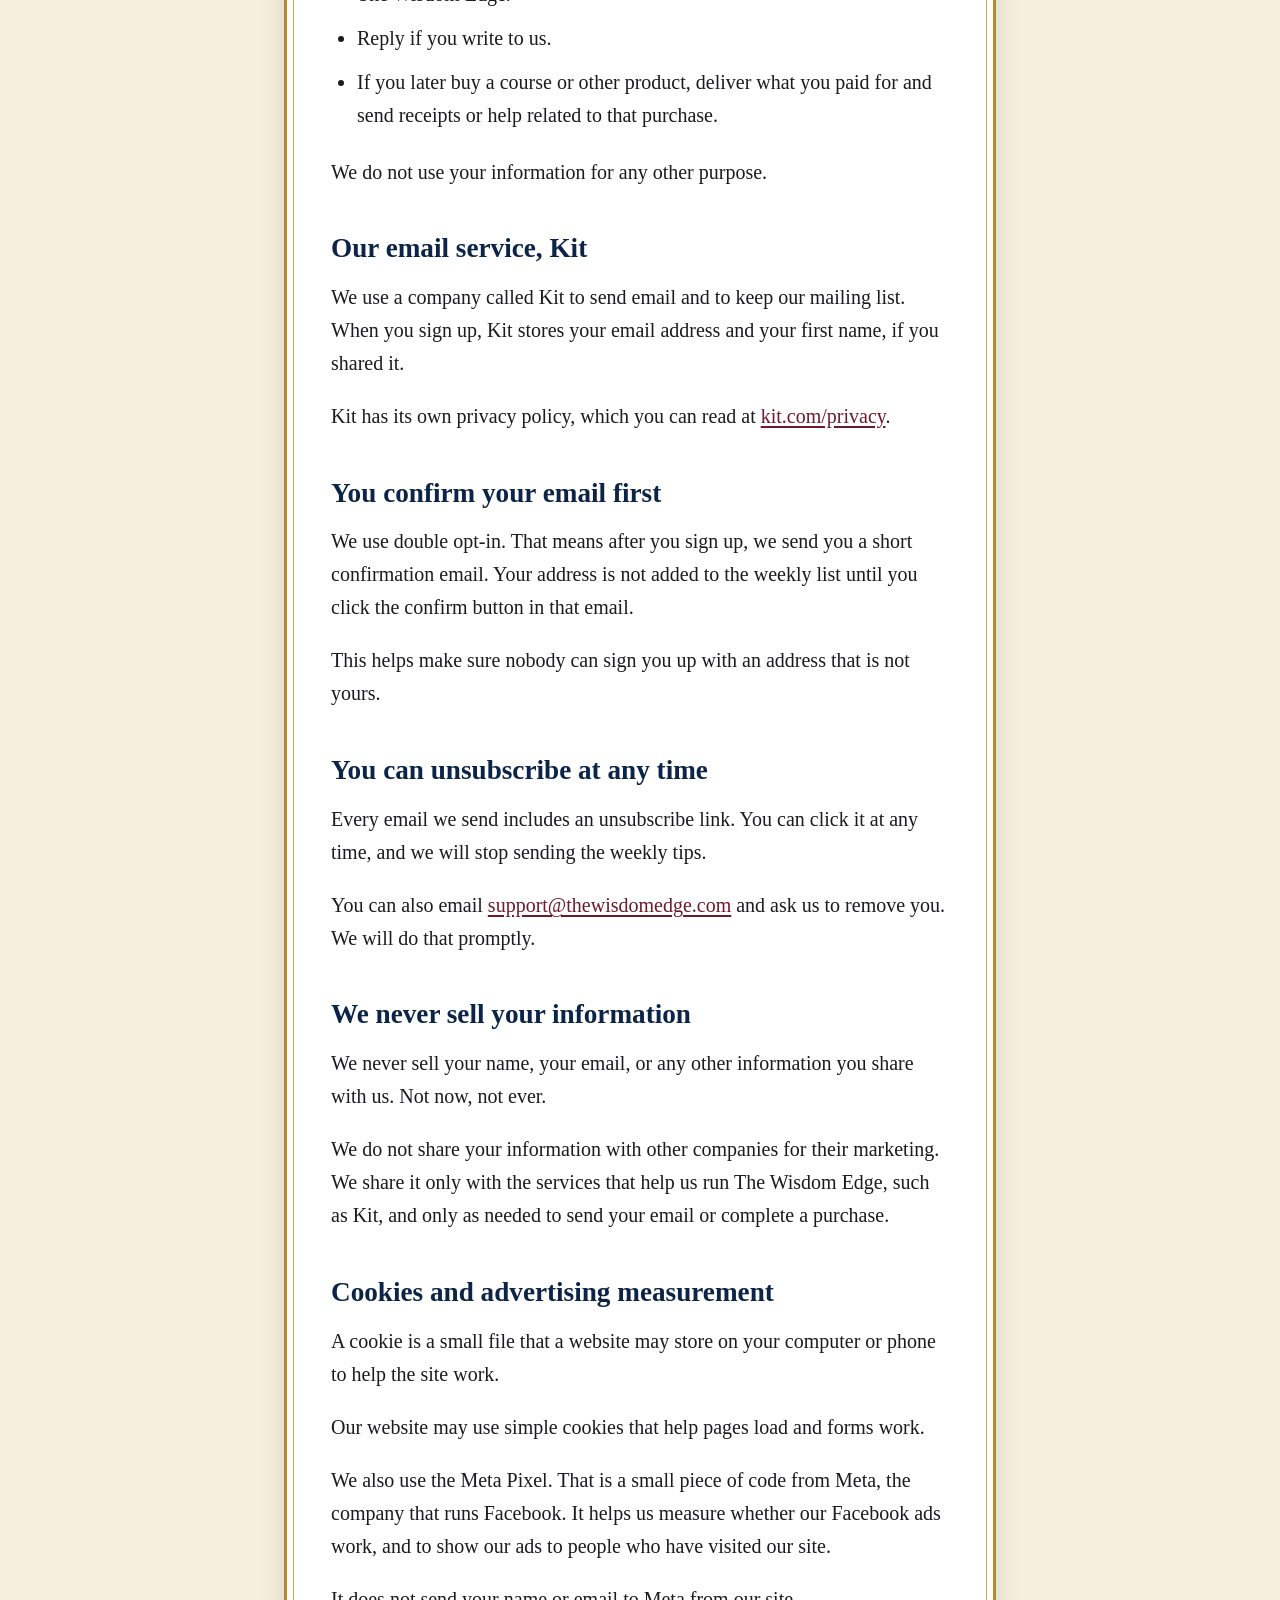
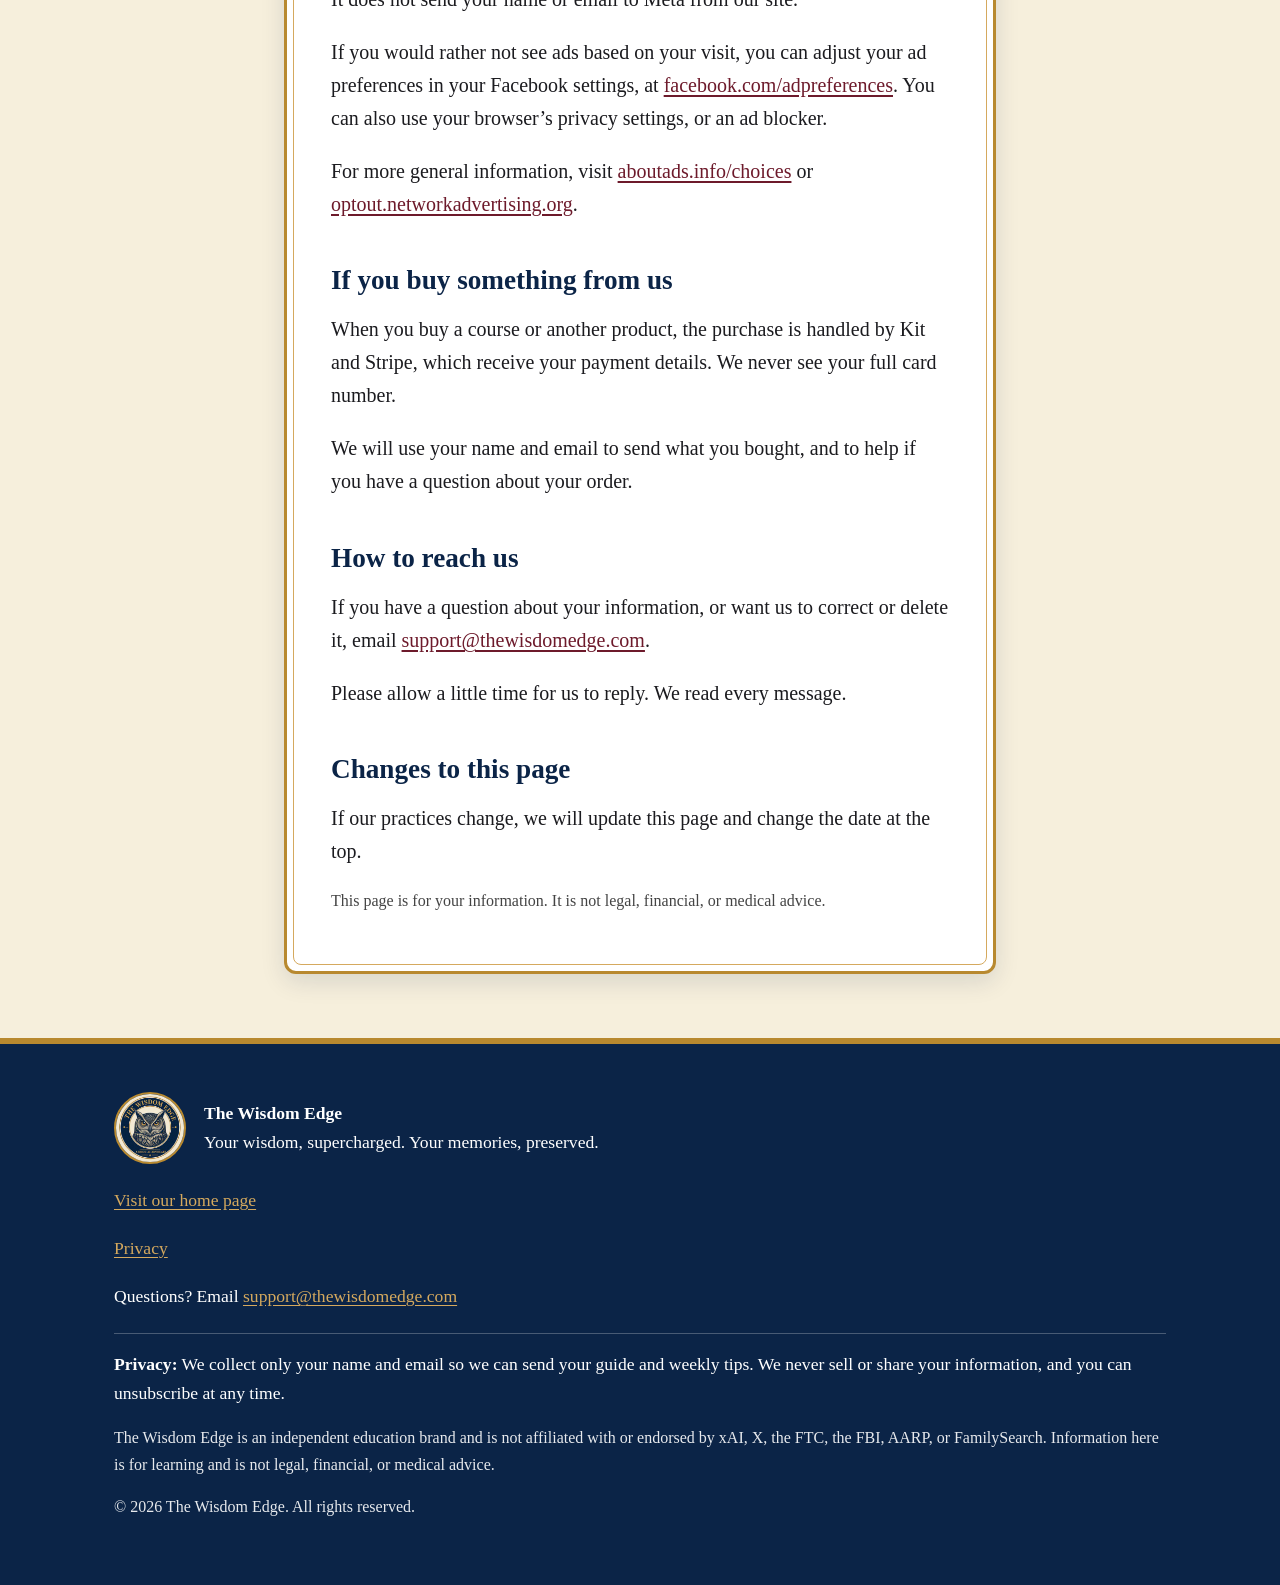
<file: privacy/index.html>
<!DOCTYPE html>
<html lang="en">
<head>
<meta charset="utf-8">
<meta name="viewport" content="width=device-width, initial-scale=1">
<title>Privacy | The Wisdom Edge</title>
<meta name="description" content="How The Wisdom Edge uses your name and email. We never sell your information. You can unsubscribe at any time.">
<meta property="og:title" content="Privacy | The Wisdom Edge">
<meta property="og:description" content="How The Wisdom Edge uses your name and email. We never sell your information.">
<meta property="og:image" content="https://thewisdomedge.com/assets/logo.jpg">
<meta name="theme-color" content="#0b2447">
<link rel="canonical" href="https://thewisdomedge.com/privacy/">
<link rel="icon" href="../favicon.png">
<link rel="stylesheet" href="../style.css">
<!-- Meta Pixel Code -->
<script>
!function(f,b,e,v,n,t,s)
{if(f.fbq)return;n=f.fbq=function(){n.callMethod?
n.callMethod.apply(n,arguments):n.queue.push(arguments)};
if(!f._fbq)f._fbq=n;n.push=n;n.loaded=!0;n.version='2.0';
n.queue=[];t=b.createElement(e);t.async=!0;
t.src=v;s=b.getElementsByTagName(e)[0];
s.parentNode.insertBefore(t,s)}(window, document,'script',
'https://connect.facebook.net/en_US/fbevents.js');
fbq('init', '1197254199399345');
fbq('track', 'PageView');
</script>
<noscript><img height="1" width="1" style="display:none"
src="https://www.facebook.com/tr?id=1197254199399345&ev=PageView&noscript=1"
/></noscript>
<!-- End Meta Pixel Code -->
</head>
<body>
<a class="skip" href="#main">Skip to main content</a>

<header class="topbar">
  <div class="wrap topbar-in">
    <a class="brand" href="../" aria-label="The Wisdom Edge, home">
      <img src="../assets/logo-small.jpg" width="48" height="48" alt="">
      <span>The Wisdom Edge</span>
    </a>
    <nav aria-label="Main">
      <a href="../">Home</a>
      <a href="../#pillars">What we offer</a>
      <a href="../#how">How it works</a>
      <a class="nav-cta" href="../scam-shield/">Free AI Scam Shield</a>
    </nav>
  </div>
</header>

<main id="main">
<section class="policy" aria-labelledby="privacy-h">
  <div class="wrap narrow">
    <div class="card">
      <p class="eyebrow">Plain language</p>
      <h1 id="privacy-h">Your privacy</h1>
      <p class="updated">This page was last updated on November 18, 2026.</p>

      <p>This page explains, in plain words, what information The Wisdom Edge collects and how we use it. We keep it simple on purpose.</p>
      <p>This is not legal advice. It is a clear description of our practices.</p>

      <h2>Who we are</h2>
      <p>The Wisdom Edge is an education brand that helps adults 55 and older use AI at a comfortable pace, save life stories, explore family history, and stay safer from scams.</p>
      <p>I am Glenn Lee, and I write to you from this site. Our website is <a href="https://thewisdomedge.com">thewisdomedge.com</a>. The best way to reach me is <a href="mailto:support@thewisdomedge.com">support@thewisdomedge.com</a>.</p>

      <h2>What we collect</h2>
      <p>When you sign up on our website, we collect:</p>
      <ul>
        <li>Your email address, so we can send you the free AI Scam Shield Guide and our weekly tips.</li>
        <li>Your first name, if you share it, so we can greet you in a friendly way.</li>
      </ul>
      <p>We collect this through the sign-up form on our website. That form is run by our email service, Kit.</p>
      <p>If you email us, we will also have whatever you choose to write in that message, along with your email address.</p>
      <p>If you buy a product from us, the purchase is handled by Kit and Stripe, which receive your payment details. We never see your full card number.</p>
      <p>We do not ask for your Social Security number, bank details, or passwords.</p>

      <h2>Why we collect it</h2>
      <p>We use your email, and your first name if you shared it, to:</p>
      <ul>
        <li>Send you the free AI Scam Shield Guide.</li>
        <li>Send you one short, useful AI tip each week, and occasional notes about The Wisdom Edge.</li>
        <li>Reply if you write to us.</li>
        <li>If you later buy a course or other product, deliver what you paid for and send receipts or help related to that purchase.</li>
      </ul>
      <p>We do not use your information for any other purpose.</p>

      <h2>Our email service, Kit</h2>
      <p>We use a company called Kit to send email and to keep our mailing list. When you sign up, Kit stores your email address and your first name, if you shared it.</p>
      <p>Kit has its own privacy policy, which you can read at <a href="https://kit.com/privacy">kit.com/privacy</a>.</p>

      <h2>You confirm your email first</h2>
      <p>We use double opt-in. That means after you sign up, we send you a short confirmation email. Your address is not added to the weekly list until you click the confirm button in that email.</p>
      <p>This helps make sure nobody can sign you up with an address that is not yours.</p>

      <h2>You can unsubscribe at any time</h2>
      <p>Every email we send includes an unsubscribe link. You can click it at any time, and we will stop sending the weekly tips.</p>
      <p>You can also email <a href="mailto:support@thewisdomedge.com">support@thewisdomedge.com</a> and ask us to remove you. We will do that promptly.</p>

      <h2>We never sell your information</h2>
      <p>We never sell your name, your email, or any other information you share with us. Not now, not ever.</p>
      <p>We do not share your information with other companies for their marketing. We share it only with the services that help us run The Wisdom Edge, such as Kit, and only as needed to send your email or complete a purchase.</p>

      <h2>Cookies and advertising measurement</h2>
      <p>A cookie is a small file that a website may store on your computer or phone to help the site work.</p>
      <p>Our website may use simple cookies that help pages load and forms work.</p>
      <p>We also use the Meta Pixel. That is a small piece of code from Meta, the company that runs Facebook. It helps us measure whether our Facebook ads work, and to show our ads to people who have visited our site.</p>
      <p>It does not send your name or email to Meta from our site.</p>
      <p>If you would rather not see ads based on your visit, you can adjust your ad preferences in your Facebook settings, at <a href="https://www.facebook.com/adpreferences/">facebook.com/adpreferences</a>. You can also use your browser&rsquo;s privacy settings, or an ad blocker.</p>
      <p>For more general information, visit <a href="https://www.aboutads.info/choices/">aboutads.info/choices</a> or <a href="https://optout.networkadvertising.org/">optout.networkadvertising.org</a>.</p>

      <h2>If you buy something from us</h2>
      <p>When you buy a course or another product, the purchase is handled by Kit and Stripe, which receive your payment details. We never see your full card number.</p>
      <p>We will use your name and email to send what you bought, and to help if you have a question about your order.</p>

      <h2>How to reach us</h2>
      <p>If you have a question about your information, or want us to correct or delete it, email <a href="mailto:support@thewisdomedge.com">support@thewisdomedge.com</a>.</p>
      <p>Please allow a little time for us to reply. We read every message.</p>

      <h2>Changes to this page</h2>
      <p>If our practices change, we will update this page and change the date at the top.</p>

      <p class="small">This page is for your information. It is not legal, financial, or medical advice.</p>
    </div>
  </div>
</section>
</main>

<footer class="footer">
  <div class="wrap">
    <div class="foot-brand">
      <img src="../assets/logo-small.jpg" width="72" height="72" alt="The Wisdom Edge badge">
      <p><strong>The Wisdom Edge</strong><br>Your wisdom, supercharged. Your memories, preserved.</p>
    </div>
    <ul class="foot-links">
      <li><a href="../">Visit our home page</a></li>
      <li><a href="./">Privacy</a></li>
      <li>Questions? Email <a href="mailto:support@thewisdomedge.com">support@thewisdomedge.com</a></li>
    </ul>
    <p class="privacy"><strong>Privacy:</strong> We collect only your name and email so we can send your guide and weekly tips. We never sell or share your information, and you can unsubscribe at any time.</p>
    <p class="small light">The Wisdom Edge is an independent education brand and is not affiliated with or endorsed by xAI, X, the FTC, the FBI, AARP, or FamilySearch. Information here is for learning and is not legal, financial, or medical advice.</p>
    <p class="small light">&copy; 2026 The Wisdom Edge. All rights reserved.</p>
  </div>
</footer>
</body>
</html>
</file>
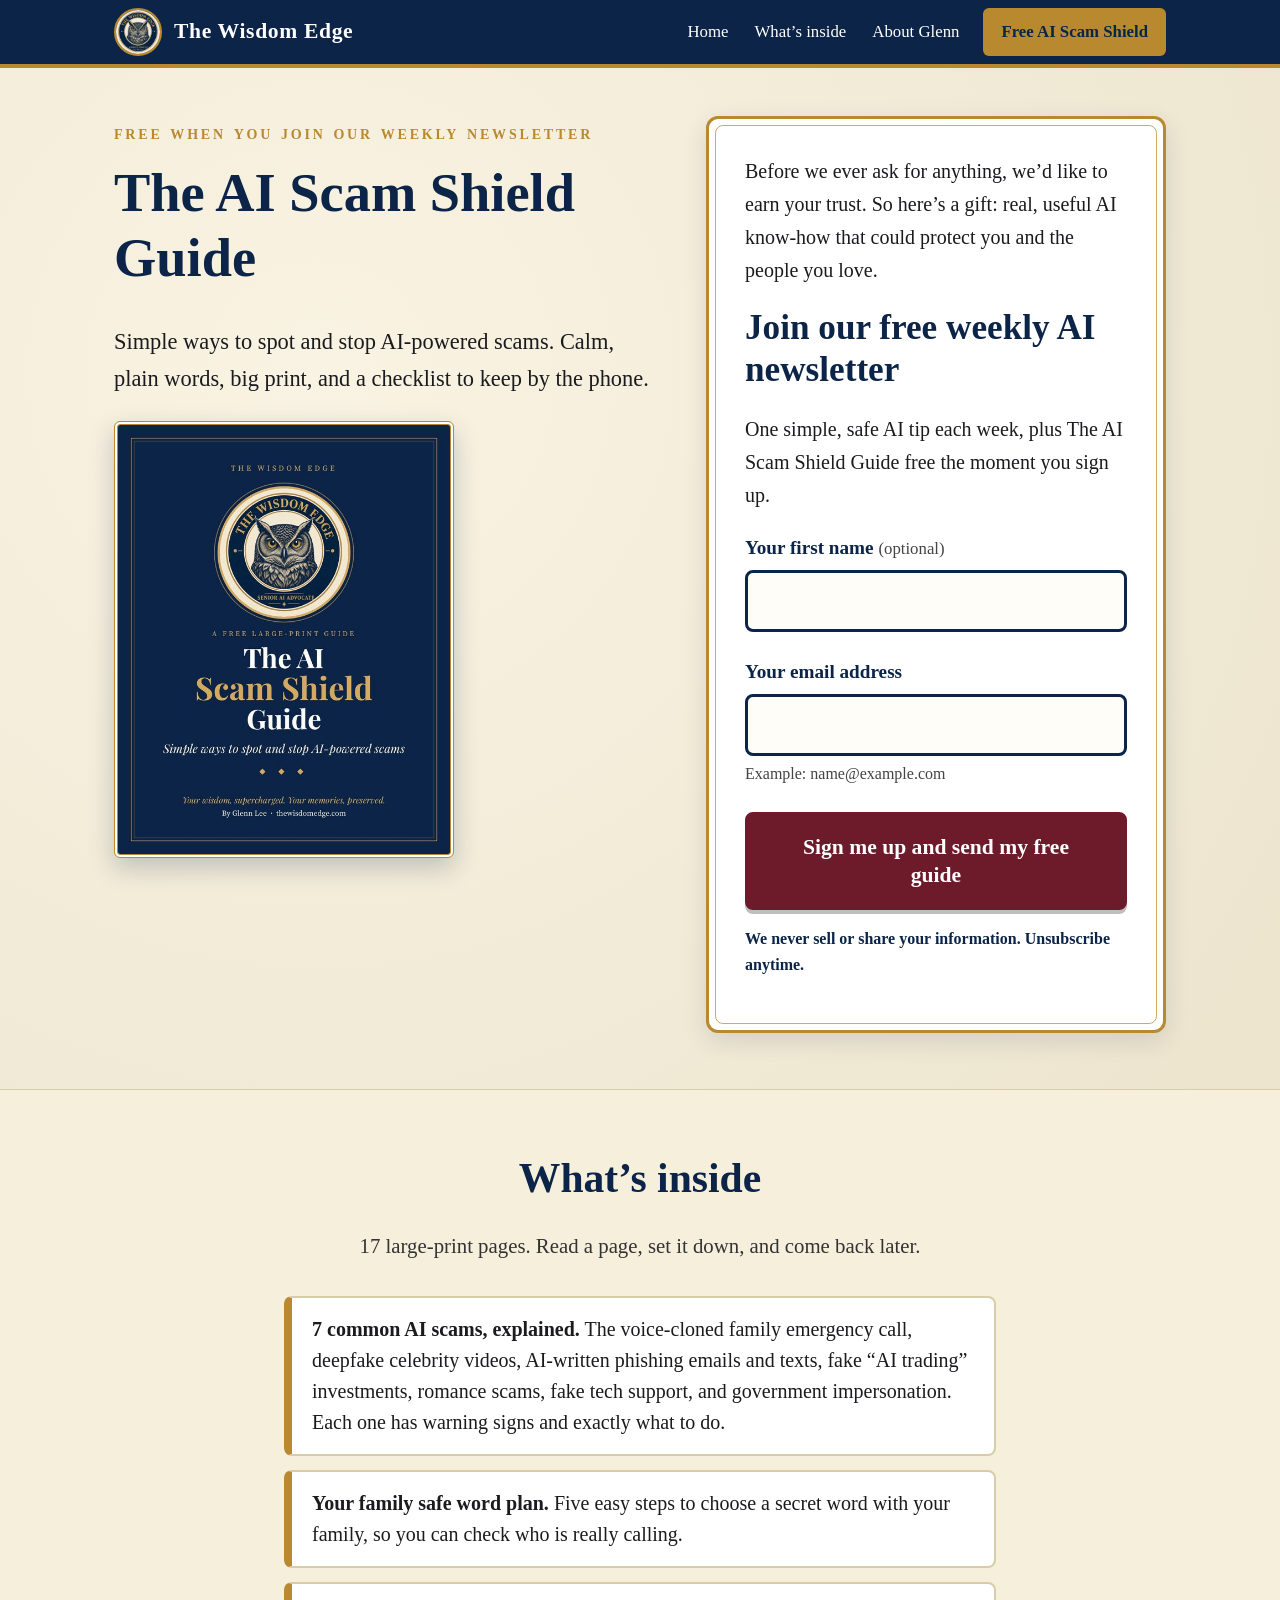
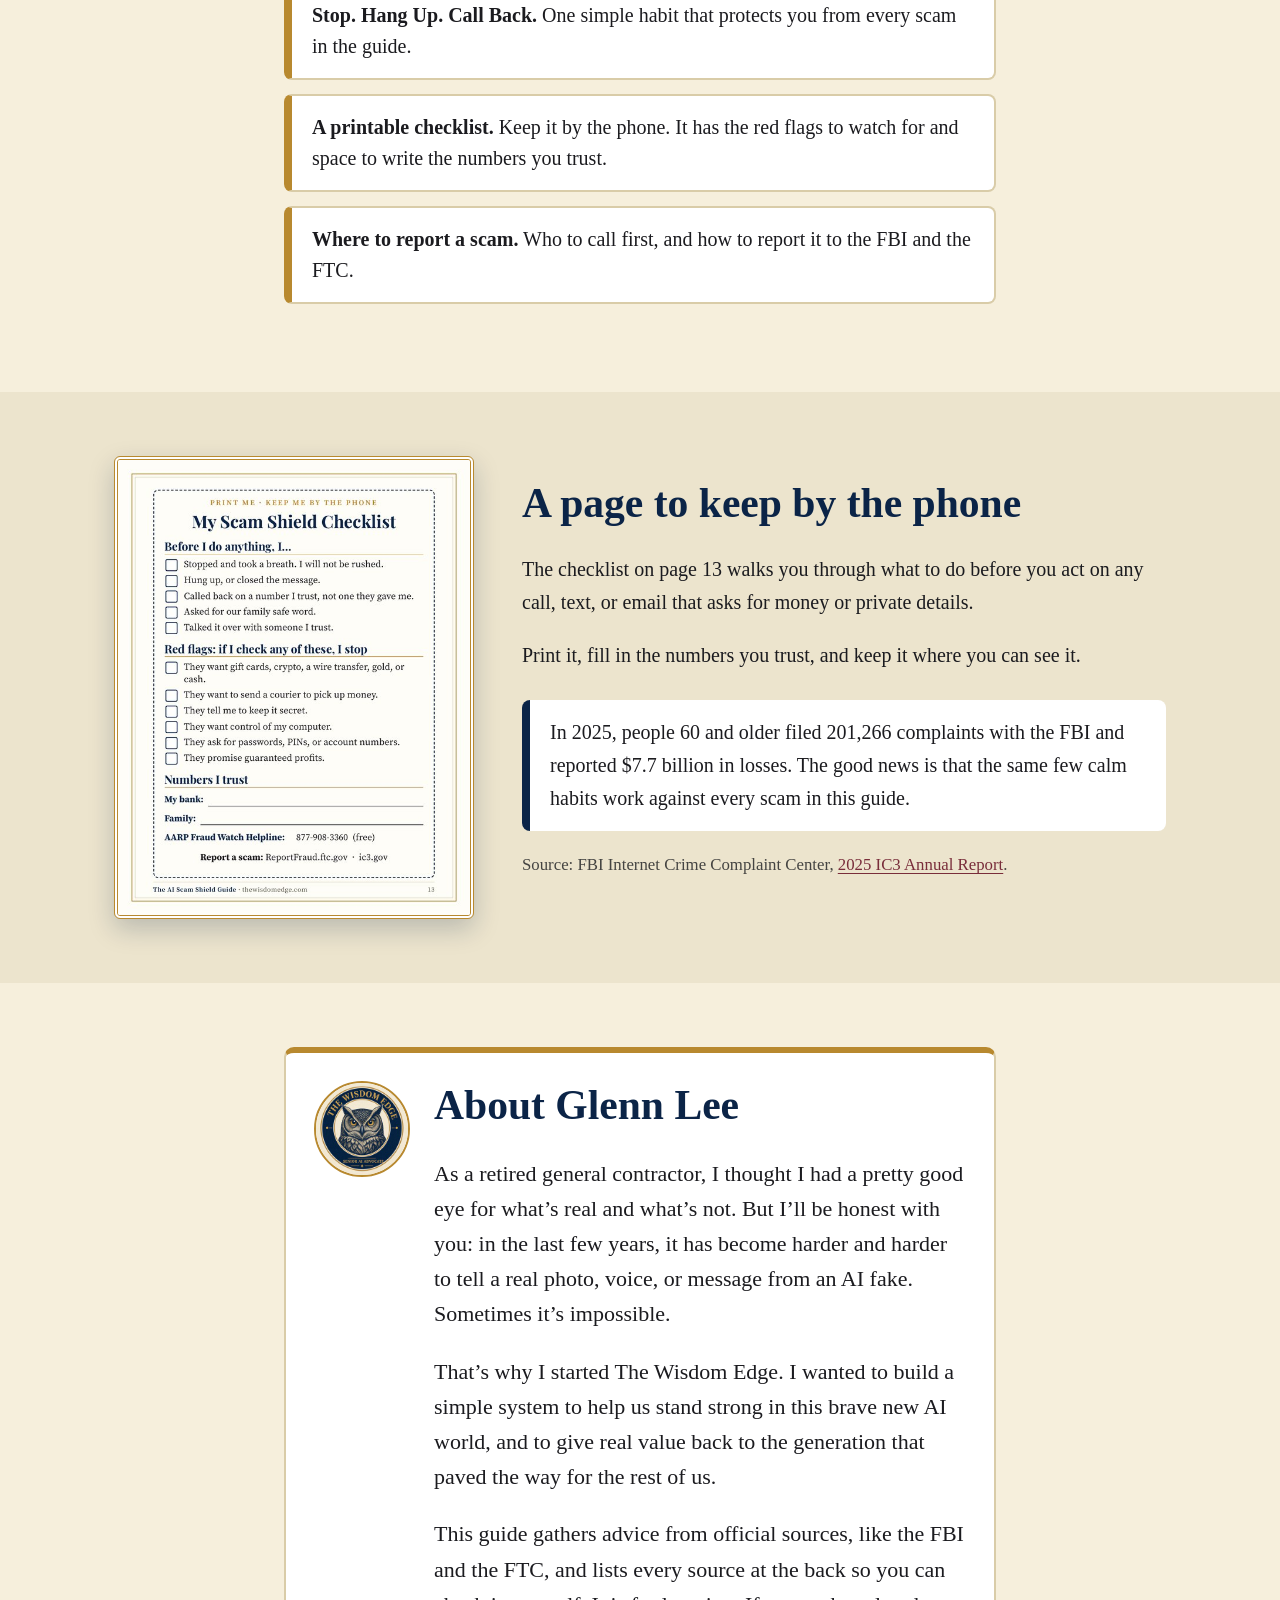
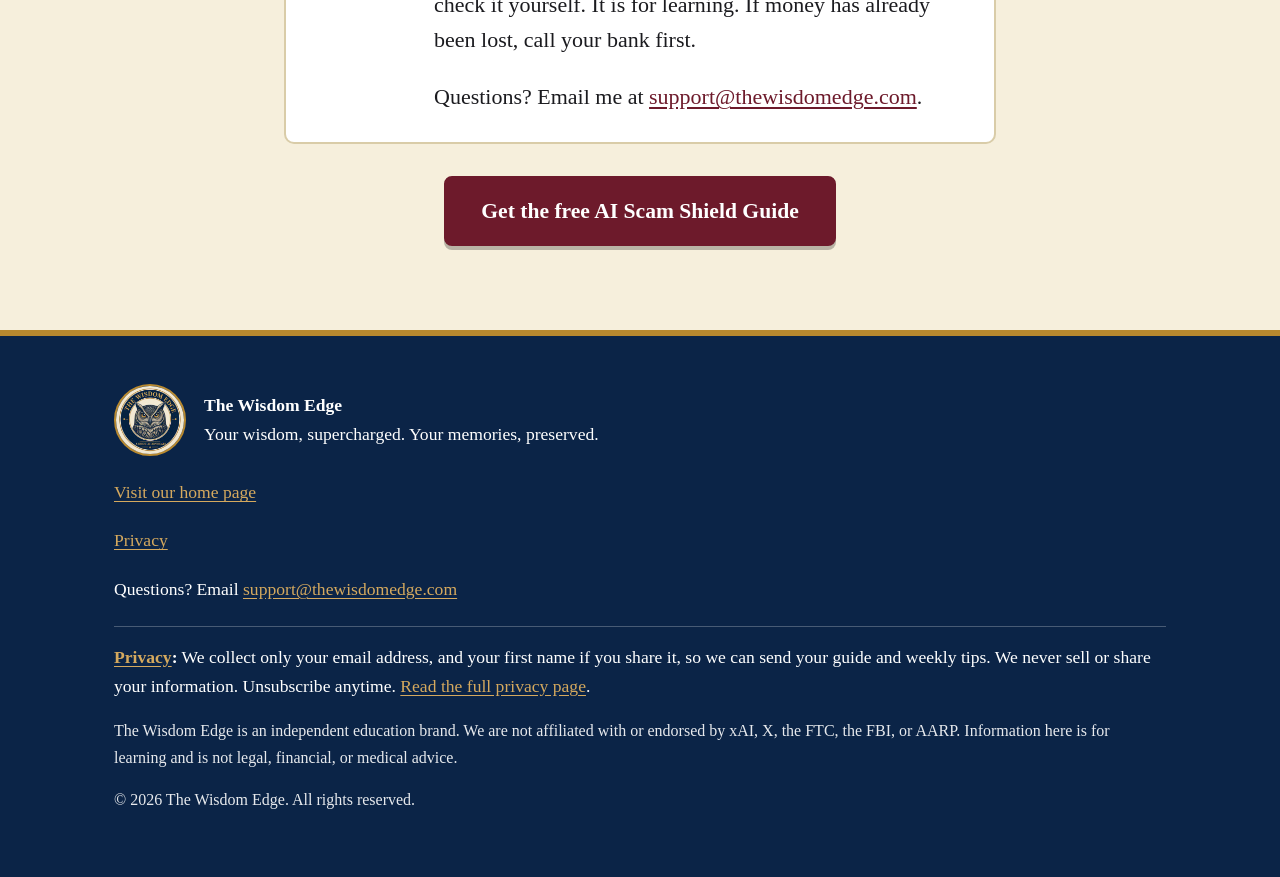
<file: scam-shield/index.html>
<!DOCTYPE html>
<html lang="en">
<head>
<meta charset="utf-8">
<meta name="viewport" content="width=device-width, initial-scale=1">
<title>The AI Scam Shield Guide | Free large-print guide from The Wisdom Edge</title>
<meta name="description" content="A free, large-print guide for adults 55 and older. Learn 7 common AI scams, make a family safe word plan, and practice Stop, Hang Up, Call Back. Includes a printable checklist.">
<meta property="og:title" content="The AI Scam Shield Guide: free and large print">
<meta property="og:description" content="Simple ways to spot and stop AI-powered scams. A free, printable guide from The Wisdom Edge.">
<meta property="og:image" content="https://thewisdomedge.com/img/scam-shield/guide-cover.jpg">
<meta name="theme-color" content="#0b2447">
<link rel="canonical" href="https://thewisdomedge.com/scam-shield/">
<link rel="icon" href="../favicon.png">
<link rel="stylesheet" href="../style.css">
<!-- Meta Pixel Code -->
<script>
!function(f,b,e,v,n,t,s)
{if(f.fbq)return;n=f.fbq=function(){n.callMethod?
n.callMethod.apply(n,arguments):n.queue.push(arguments)};
if(!f._fbq)f._fbq=n;n.push=n;n.loaded=!0;n.version='2.0';
n.queue=[];t=b.createElement(e);t.async=!0;
t.src=v;s=b.getElementsByTagName(e)[0];
s.parentNode.insertBefore(t,s)}(window, document,'script',
'https://connect.facebook.net/en_US/fbevents.js');
fbq('init', '1197254199399345');
fbq('track', 'PageView');
</script>
<noscript><img height="1" width="1" style="display:none"
src="https://www.facebook.com/tr?id=1197254199399345&ev=PageView&noscript=1"
/></noscript>
<!-- End Meta Pixel Code -->
</head>
<body class="ss">
<a class="skip" href="#main">Skip to main content</a>

<header class="topbar">
  <div class="wrap topbar-in">
    <a class="brand" href="../" aria-label="The Wisdom Edge, home">
      <img src="../assets/logo-small.jpg" width="48" height="48" alt="">
      <span>The Wisdom Edge</span>
    </a>
    <nav aria-label="Main">
      <a href="../">Home</a>
      <a href="#inside">What&rsquo;s inside</a>
      <a href="#about">About Glenn</a>
      <a class="nav-cta" href="#signup">Free AI Scam Shield</a>
    </nav>
  </div>
</header>

<main id="main">

<!-- HERO + SIGN UP -->
<section class="hero ss-hero" id="top" aria-labelledby="ss-h">
  <div class="wrap ss-hero-in">
    <div class="ss-hero-text">
      <p class="eyebrow">Free when you join our weekly newsletter</p>
      <h1 id="ss-h">The AI Scam Shield Guide</h1>
      <p class="lead">Simple ways to spot and stop AI-powered scams. Calm, plain words, big print, and a checklist to keep by the phone.</p>
      <figure class="ss-cover">
        <img src="../img/scam-shield/guide-cover.jpg" width="600" height="776" alt="Cover of The AI Scam Shield Guide by Glenn Lee, in navy, cream, and gold.">
      </figure>
    </div>

    <div class="card ss-form-card" id="signup" aria-labelledby="signup-h">
      <p>Before we ever ask for anything, we&rsquo;d like to earn your trust. So here&rsquo;s a gift: real, useful AI know-how that could protect you and the people you love.</p>
      <h2 id="signup-h">Join our free weekly AI newsletter</h2>
      <p>One simple, safe AI tip each week, plus The AI Scam Shield Guide free the moment you sign up.</p>

      <form id="signup-form" action="https://app.kit.com/forms/10195072/subscriptions" method="post" data-uid="cb7c9a6c5c" novalidate>
        <div class="field">
          <label for="name">Your first name <span class="optional">(optional)</span></label>
          <input id="name" name="fields[first_name]" type="text" autocomplete="given-name">
        </div>
        <div class="field">
          <label for="email">Your email address</label>
          <input id="email" name="email_address" type="email" autocomplete="email" inputmode="email" required aria-describedby="email-hint">
          <p id="email-hint" class="hint">Example: name@example.com</p>
        </div>
        <!-- Source tracking: filled in by the script below (see SCAM_SHIELD_TAG_ID). -->
        <input type="hidden" name="referrer" id="referrer" value="https://thewisdomedge.com/scam-shield/">
        <p class="error" id="form-error" role="alert" hidden></p>
        <button class="btn btn-block" type="submit">Sign me up and send my free guide</button>
        <p class="small ss-privacy">We never sell or share your information. Unsubscribe anytime.</p>
      </form>
    </div>
  </div>
</section>

<!-- WHAT'S INSIDE -->
<section class="ss-inside" id="inside" aria-labelledby="inside-h">
  <div class="wrap narrow">
    <h2 id="inside-h" class="center">What&rsquo;s inside</h2>
    <p class="center sub">17 large-print pages. Read a page, set it down, and come back later.</p>
    <ul class="promise-list ss-list">
      <li><strong>7 common AI scams, explained.</strong> The voice-cloned family emergency call, deepfake celebrity videos, AI-written phishing emails and texts, fake &ldquo;AI trading&rdquo; investments, romance scams, fake tech support, and government impersonation. Each one has warning signs and exactly what to do.</li>
      <li><strong>Your family safe word plan.</strong> Five easy steps to choose a secret word with your family, so you can check who is really calling.</li>
      <li><strong>Stop. Hang Up. Call Back.</strong> One simple habit that protects you from every scam in the guide.</li>
      <li><strong>A printable checklist.</strong> Keep it by the phone. It has the red flags to watch for and space to write the numbers you trust.</li>
      <li><strong>Where to report a scam.</strong> Who to call first, and how to report it to the FBI and the FTC.</li>
    </ul>
  </div>
</section>

<!-- CHECKLIST PREVIEW -->
<section class="ss-peek" aria-labelledby="peek-h">
  <div class="wrap ss-peek-in">
    <figure class="ss-page">
      <img src="../img/scam-shield/guide-checklist.jpg" width="600" height="776" loading="lazy" alt="Page 13 of the guide: My Scam Shield Checklist, with boxes to tick, red flags, and space for trusted phone numbers.">
    </figure>
    <div>
      <h2 id="peek-h">A page to keep by the phone</h2>
      <p>The checklist on page 13 walks you through what to do before you act on any call, text, or email that asks for money or private details.</p>
      <p>Print it, fill in the numbers you trust, and keep it where you can see it.</p>
      <p class="ss-fact">In 2025, people 60 and older filed 201,266 complaints with the FBI and reported $7.7 billion in losses. The good news is that the same few calm habits work against every scam in this guide.</p>
      <p class="source">Source: FBI Internet Crime Complaint Center, <a href="https://www.ic3.gov/AnnualReport/Reports/2025_IC3Report.pdf">2025 IC3 Annual Report</a>.</p>
    </div>
  </div>
</section>

<!-- ABOUT GLENN -->
<section class="ss-about" id="about" aria-labelledby="about-h">
  <div class="wrap narrow">
    <div class="ss-bio">
      <img src="../assets/logo-small.jpg" width="96" height="96" alt="">
      <div>
        <h2 id="about-h">About Glenn Lee</h2>
        <p>As a retired general contractor, I thought I had a pretty good eye for what&rsquo;s real and what&rsquo;s not. But I&rsquo;ll be honest with you: in the last few years, it has become harder and harder to tell a real photo, voice, or message from an AI fake. Sometimes it&rsquo;s impossible.</p>
        <p>That&rsquo;s why I started The Wisdom Edge. I wanted to build a simple system to help us stand strong in this brave new AI world, and to give real value back to the generation that paved the way for the rest of us.</p>
        <p>This guide gathers advice from official sources, like the FBI and the FTC, and lists every source at the back so you can check it yourself. It is for learning. If money has already been lost, call your bank first.</p>
        <p>Questions? Email me at <a href="mailto:support@thewisdomedge.com">support@thewisdomedge.com</a>.</p>
      </div>
    </div>
    <p class="center"><a class="btn" href="#signup">Get the free AI Scam Shield Guide</a></p>
  </div>
</section>

</main>

<footer class="footer">
  <div class="wrap">
    <div class="foot-brand">
      <img src="../assets/logo-small.jpg" width="72" height="72" alt="The Wisdom Edge badge">
      <p><strong>The Wisdom Edge</strong><br>Your wisdom, supercharged. Your memories, preserved.</p>
    </div>
    <ul class="foot-links">
      <li><a href="../">Visit our home page</a></li>
      <li><a href="../privacy/">Privacy</a></li>
      <li>Questions? Email <a href="mailto:support@thewisdomedge.com">support@thewisdomedge.com</a></li>
    </ul>
    <p class="privacy"><strong><a href="../privacy/">Privacy</a>:</strong> We collect only your email address, and your first name if you share it, so we can send your guide and weekly tips. We never sell or share your information. Unsubscribe anytime. <a href="../privacy/">Read the full privacy page</a>.</p>
    <p class="small light">The Wisdom Edge is an independent education brand. We are not affiliated with or endorsed by xAI, X, the FTC, the FBI, or AARP. Information here is for learning and is not legal, financial, or medical advice.</p>
    <p class="small light">&copy; 2026 The Wisdom Edge. All rights reserved.</p>
  </div>
</footer>

<script>
(function () {
  // Optional: once a "scam-shield" tag exists in Kit (and the form has a Tags field),
  // put its numeric ID here so new sign-ups from this page get that tag.
  var SCAM_SHIELD_TAG_ID = '';
  var THANKS_URL = 'thanks/';

  var form = document.getElementById('signup-form');
  var err = document.getElementById('form-error');
  var nameInput = document.getElementById('name');
  var emailInput = document.getElementById('email');
  var button = form.querySelector('button[type="submit"]');
  var kitUrl = form.getAttribute('action');
  var friendlyError = 'Sorry, we could not sign you up just now. Please try again in a moment.';

  document.getElementById('referrer').value = window.location.href.split('#')[0];
  if (SCAM_SHIELD_TAG_ID) {
    var tag = document.createElement('input');
    tag.type = 'hidden';
    tag.name = 'tags[]';
    tag.value = SCAM_SHIELD_TAG_ID;
    form.appendChild(tag);
  }

  function showError(message, focusEl) {
    err.textContent = message;
    err.hidden = false;
    if (focusEl) focusEl.focus();
  }

  function goToThanks(name) {
    try { sessionStorage.setItem('ss_first_name', name || ''); } catch (e) {}
    window.location.href = THANKS_URL;
  }

  form.addEventListener('submit', function (e) {
    e.preventDefault();
    var name = nameInput.value.trim();
    var email = emailInput.value.trim();
    if (!/^\S+@\S+\.\S+$/.test(email)) {
      showError('Please check your email address. It should look like name@example.com.', emailInput);
      return;
    }

    err.hidden = true;
    if (button) { button.disabled = true; button.textContent = 'Sending...'; }

    function resetButton() {
      if (button) { button.disabled = false; button.textContent = 'Sign me up and send my free guide'; }
    }

    if (typeof fetch !== 'function') {
      form.submit();
      return;
    }

    fetch(kitUrl, {
      method: 'POST',
      body: new FormData(form),
      headers: { 'Accept': 'application/json' }
    }).then(function (res) {
      if (res.ok) {
        goToThanks(name);
        return;
      }
      return res.json().then(function (body) {
        var msg = friendlyError;
        if (body) {
          if (typeof body.message === 'string' && body.message) msg = body.message;
          else if (body.errors) {
            if (typeof body.errors === 'string') msg = body.errors;
            else if (Array.isArray(body.errors) && body.errors[0]) msg = String(body.errors[0]);
          }
        }
        showError(msg, emailInput);
        resetButton();
      }).catch(function () {
        showError(friendlyError, emailInput);
        resetButton();
      });
    }).catch(function () {
      form.submit();
    });
  });
})();
</script>
</body>
</html>
</file>
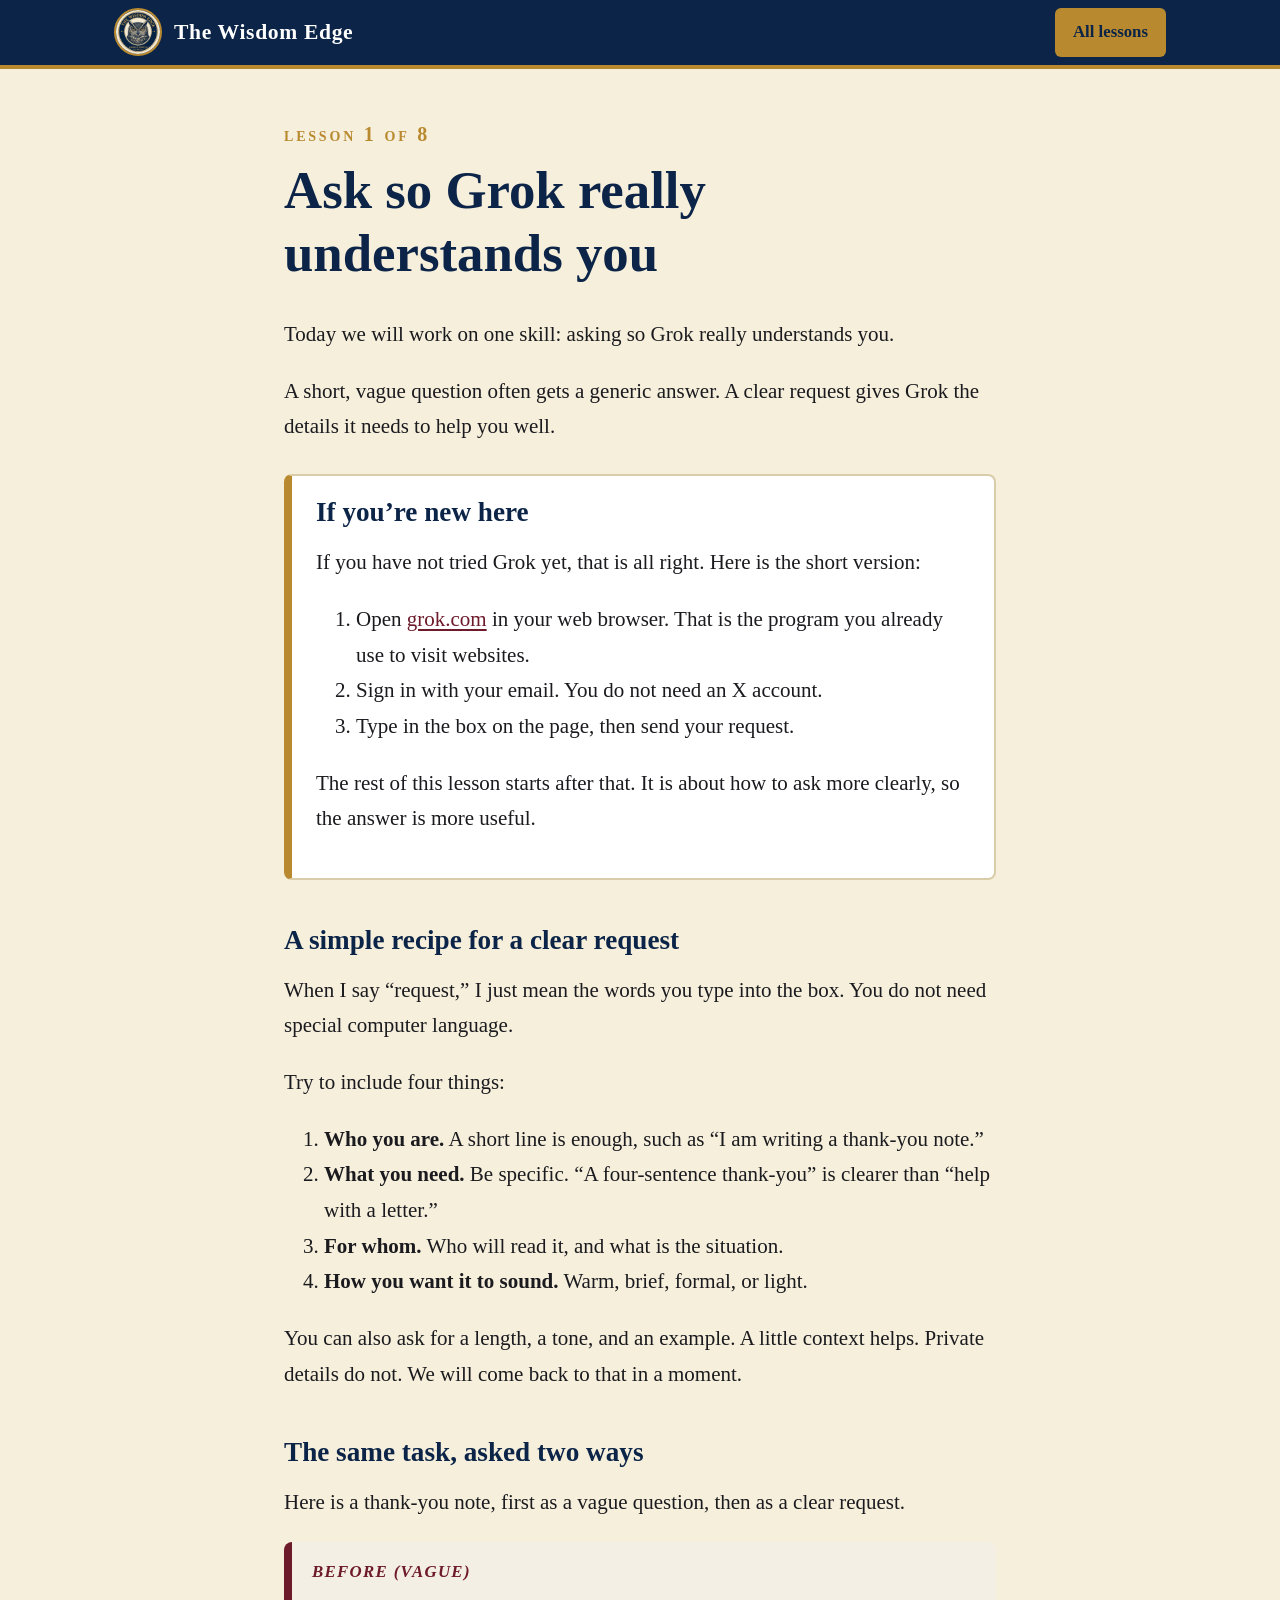
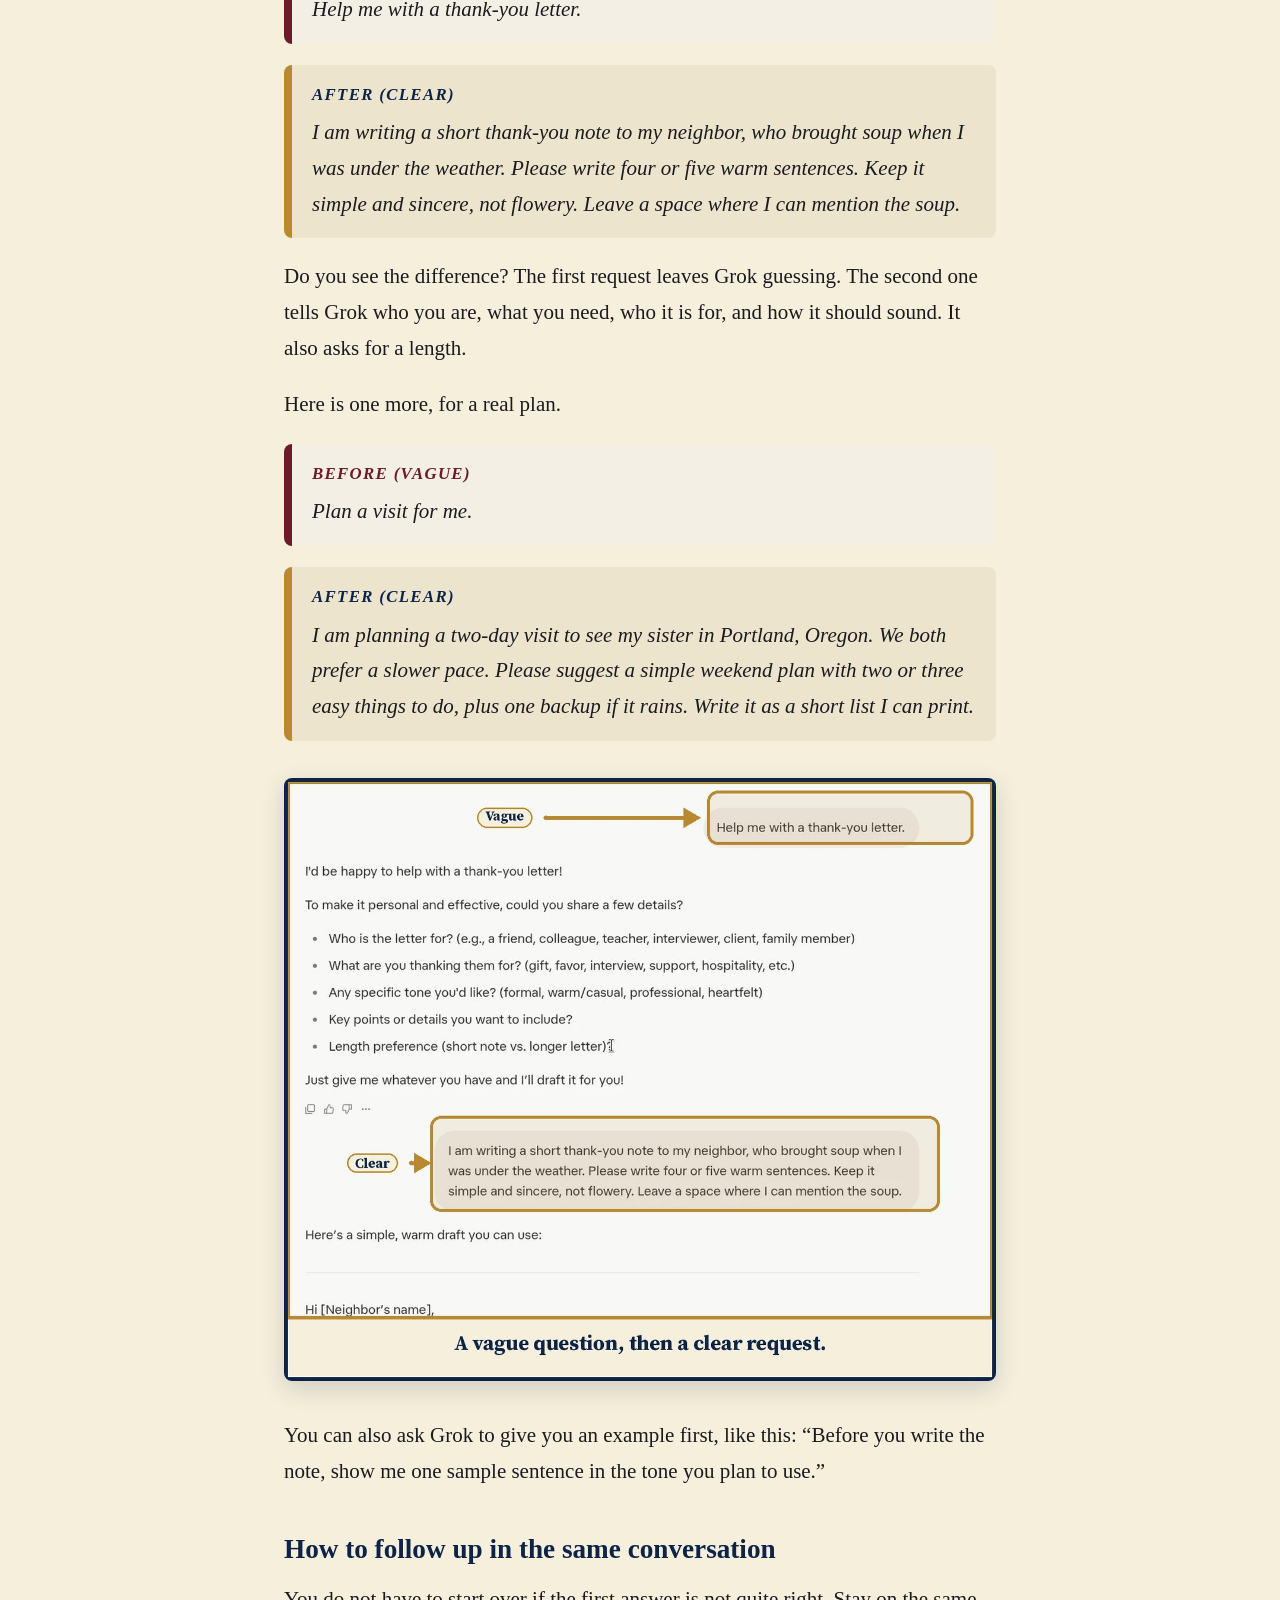
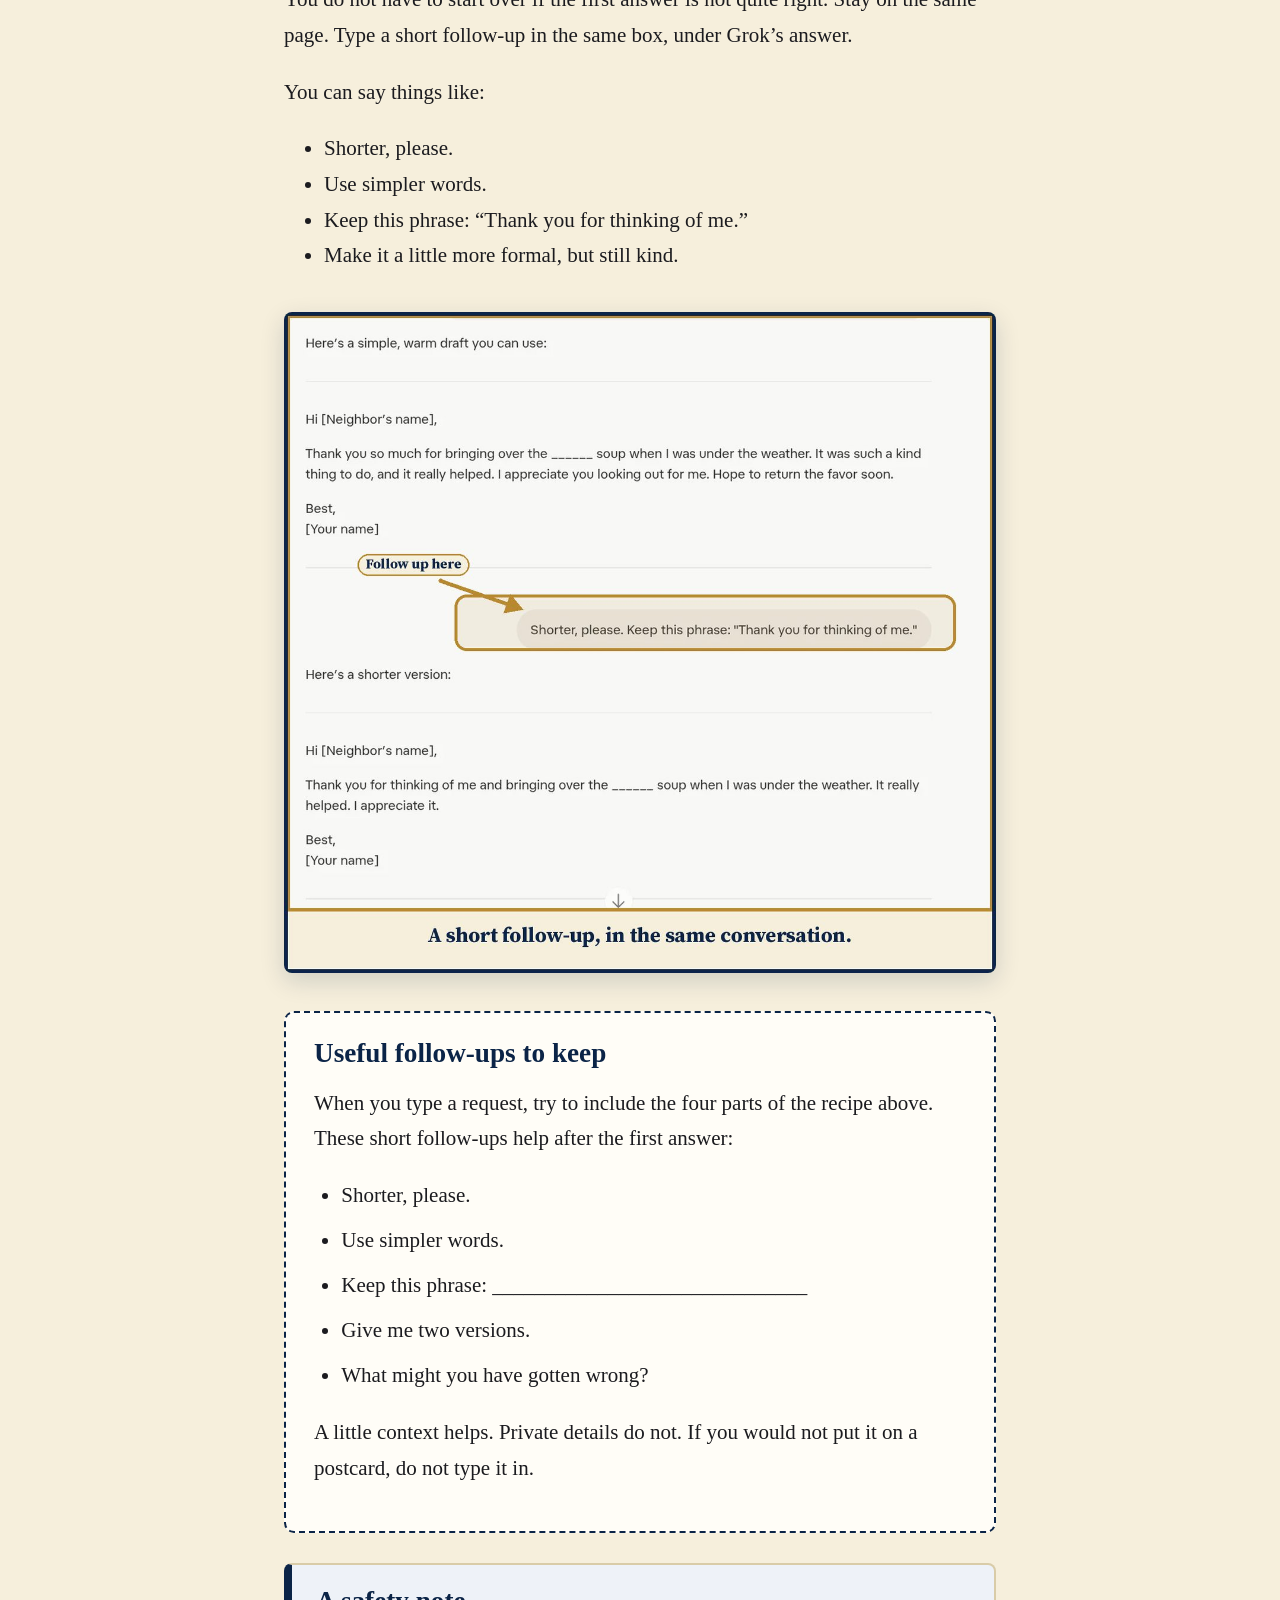
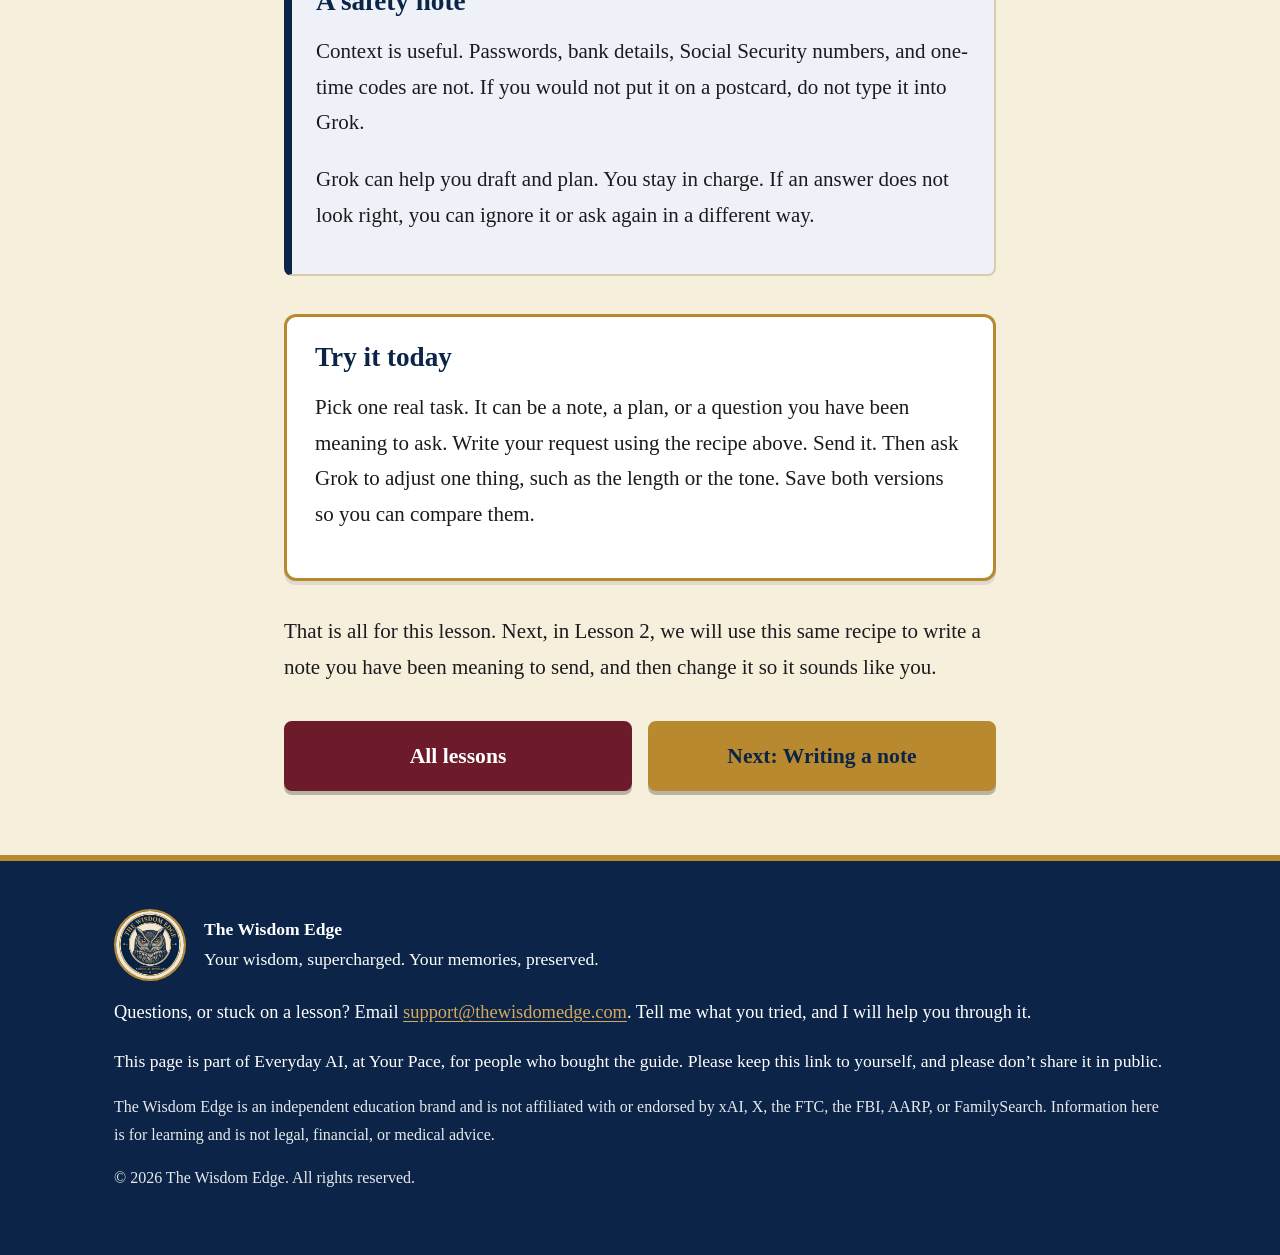
<file: course-mlxg8bto05/lesson-1/index.html>
<!DOCTYPE html>
<html lang="en">
<head>
<meta charset="utf-8">
<meta name="viewport" content="width=device-width, initial-scale=1">
<title>Lesson 1: Ask so Grok really understands you | Everyday AI, at Your Pace</title>
<meta name="description" content="A simple recipe for clearer answers.">
<meta name="robots" content="noindex, nofollow">
<meta name="theme-color" content="#0b2447">
<link rel="icon" href="../../favicon.png">
<link rel="stylesheet" href="../../style.css">
</head>
<body class="course">
<a class="skip" href="#main">Skip to main content</a>

<header class="topbar">
  <div class="wrap topbar-in">
    <a class="brand" href="../../" aria-label="The Wisdom Edge, home">
      <img src="../../assets/logo-small.jpg" width="48" height="48" alt="">
      <span>The Wisdom Edge</span>
    </a>
    <nav aria-label="Course">
      <a class="nav-cta" href="../">All lessons</a>
    </nav>
  </div>
</header>

<main id="main">

<section class="course-article" aria-labelledby="lesson-h">
  <div class="wrap narrow">
    <p class="eyebrow course-kicker">Lesson 1 of 8</p>
    <h1 id="lesson-h">Ask so Grok really understands you</h1>
    <p>Today we will work on one skill: asking so Grok really understands you.</p>
    <p>A short, vague question often gets a generic answer. A clear request gives Grok the details it needs to help you well.</p>

    <div class="course-box">
      <h2>If you&rsquo;re new here</h2>
      <p>If you have not tried Grok yet, that is all right. Here is the short version:</p>
      <ol>
        <li>Open <a href="https://grok.com">grok.com</a> in your web browser. That is the program you already use to visit websites.</li>
        <li>Sign in with your email. You do not need an X account.</li>
        <li>Type in the box on the page, then send your request.</li>
      </ol>
      <p>The rest of this lesson starts after that. It is about how to ask more clearly, so the answer is more useful.</p>
    </div>

    <h2 id="recipe">A simple recipe for a clear request</h2>
    <p>When I say &ldquo;request,&rdquo; I just mean the words you type into the box. You do not need special computer language.</p>
    <p>Try to include four things:</p>
    <ol>
      <li><strong>Who you are.</strong> A short line is enough, such as &ldquo;I am writing a thank-you note.&rdquo;</li>
      <li><strong>What you need.</strong> Be specific. &ldquo;A four-sentence thank-you&rdquo; is clearer than &ldquo;help with a letter.&rdquo;</li>
      <li><strong>For whom.</strong> Who will read it, and what is the situation.</li>
      <li><strong>How you want it to sound.</strong> Warm, brief, formal, or light.</li>
    </ol>
    <p>You can also ask for a length, a tone, and an example. A little context helps. Private details do not. We will come back to that in a moment.</p>

    <h2>The same task, asked two ways</h2>
    <p>Here is a thank-you note, first as a vague question, then as a clear request.</p>
    <div class="course-ex vague">
      <p class="lbl">Before (vague)</p>
      <p>Help me with a thank-you letter.</p>
    </div>
    <div class="course-ex">
      <p class="lbl">After (clear)</p>
      <p>I am writing a short thank-you note to my neighbor, who brought soup when I was under the weather. Please write four or five warm sentences. Keep it simple and sincere, not flowery. Leave a space where I can mention the soup.</p>
    </div>
    <p>Do you see the difference? The first request leaves Grok guessing. The second one tells Grok who you are, what you need, who it is for, and how it should sound. It also asks for a length.</p>
    <p>Here is one more, for a real plan.</p>
    <div class="course-ex vague">
      <p class="lbl">Before (vague)</p>
      <p>Plan a visit for me.</p>
    </div>
    <div class="course-ex">
      <p class="lbl">After (clear)</p>
      <p>I am planning a two-day visit to see my sister in Portland, Oregon. We both prefer a slower pace. Please suggest a simple weekend plan with two or three easy things to do, plus one backup if it rains. Write it as a short list I can print.</p>
    </div>
    <figure class="course-fig">
        <img src="../../img/course/lesson-01-shot-1.jpg" width="1200" height="1015" alt="A comparison of two Grok chats. A vague request, Help me with a thank-you letter, gets a list of follow-up questions. A clear request, about a short thank-you to a neighbor who brought soup, gets a simple warm draft. Caption: A vague question, then a clear request.">
      </figure>
    <p>You can also ask Grok to give you an example first, like this: &ldquo;Before you write the note, show me one sample sentence in the tone you plan to use.&rdquo;</p>

    <h2>How to follow up in the same conversation</h2>
    <p>You do not have to start over if the first answer is not quite right. Stay on the same page. Type a short follow-up in the same box, under Grok&rsquo;s answer.</p>
    <p>You can say things like:</p>
    <ul>
      <li>Shorter, please.</li>
      <li>Use simpler words.</li>
      <li>Keep this phrase: &ldquo;Thank you for thinking of me.&rdquo;</li>
      <li>Make it a little more formal, but still kind.</li>
    </ul>
    <figure class="course-fig">
        <img src="../../img/course/lesson-01-shot-2.jpg" width="1200" height="1114" alt="A Grok chat showing a first draft of a thank-you note, then a short follow-up that says Shorter, please, and a tighter second draft. Caption: A short follow-up, in the same conversation.">
      </figure>

    <div class="course-card">
      <h2>Useful follow-ups to keep</h2>
      <p>When you type a request, try to include the four parts of the recipe above. These short follow-ups help after the first answer:</p>
      <ul>
        <li>Shorter, please.</li>
        <li>Use simpler words.</li>
        <li>Keep this phrase: ______________________________</li>
        <li>Give me two versions.</li>
        <li>What might you have gotten wrong?</li>
      </ul>
      <p>A little context helps. Private details do not. If you would not put it on a postcard, do not type it in.</p>
    </div>

    <div class="course-box course-safety">
      <h2>A safety note</h2>
      <p>Context is useful. Passwords, bank details, Social Security numbers, and one-time codes are not. If you would not put it on a postcard, do not type it into Grok.</p>
      <p>Grok can help you draft and plan. You stay in charge. If an answer does not look right, you can ignore it or ask again in a different way.</p>
    </div>

    <div class="course-try">
      <h2>Try it today</h2>
      <p>Pick one real task. It can be a note, a plan, or a question you have been meaning to ask. Write your request using the recipe above. Send it. Then ask Grok to adjust one thing, such as the length or the tone. Save both versions so you can compare them.</p>
    </div>
    <p class="course-next-note">That is all for this lesson. Next, in Lesson 2, we will use this same recipe to write a note you have been meaning to send, and then change it so it sounds like you.</p>
    <nav class="course-pager" aria-label="Lesson"><a class="btn" href="../">All lessons</a><a class="btn btn-gold" href="../lesson-2/">Next: Writing a note</a></nav>
  </div>
</section>

</main>

<footer class="footer">
  <div class="wrap">
    <div class="foot-brand">
      <img src="../../assets/logo-small.jpg" width="72" height="72" alt="The Wisdom Edge badge">
      <p><strong>The Wisdom Edge</strong><br>Your wisdom, supercharged. Your memories, preserved.</p>
    </div>
    <p class="course-help">Questions, or stuck on a lesson? Email <a href="mailto:support@thewisdomedge.com">support@thewisdomedge.com</a>. Tell me what you tried, and I will help you through it.</p>
    <p class="course-share">This page is part of Everyday AI, at Your Pace, for people who bought the guide. Please keep this link to yourself, and please don&rsquo;t share it in public.</p>
    <p class="small light">The Wisdom Edge is an independent education brand and is not affiliated with or endorsed by xAI, X, the FTC, the FBI, AARP, or FamilySearch. Information here is for learning and is not legal, financial, or medical advice.</p>
    <p class="small light">&copy; 2026 The Wisdom Edge. All rights reserved.</p>
  </div>
</footer>
</body>
</html>
</file>
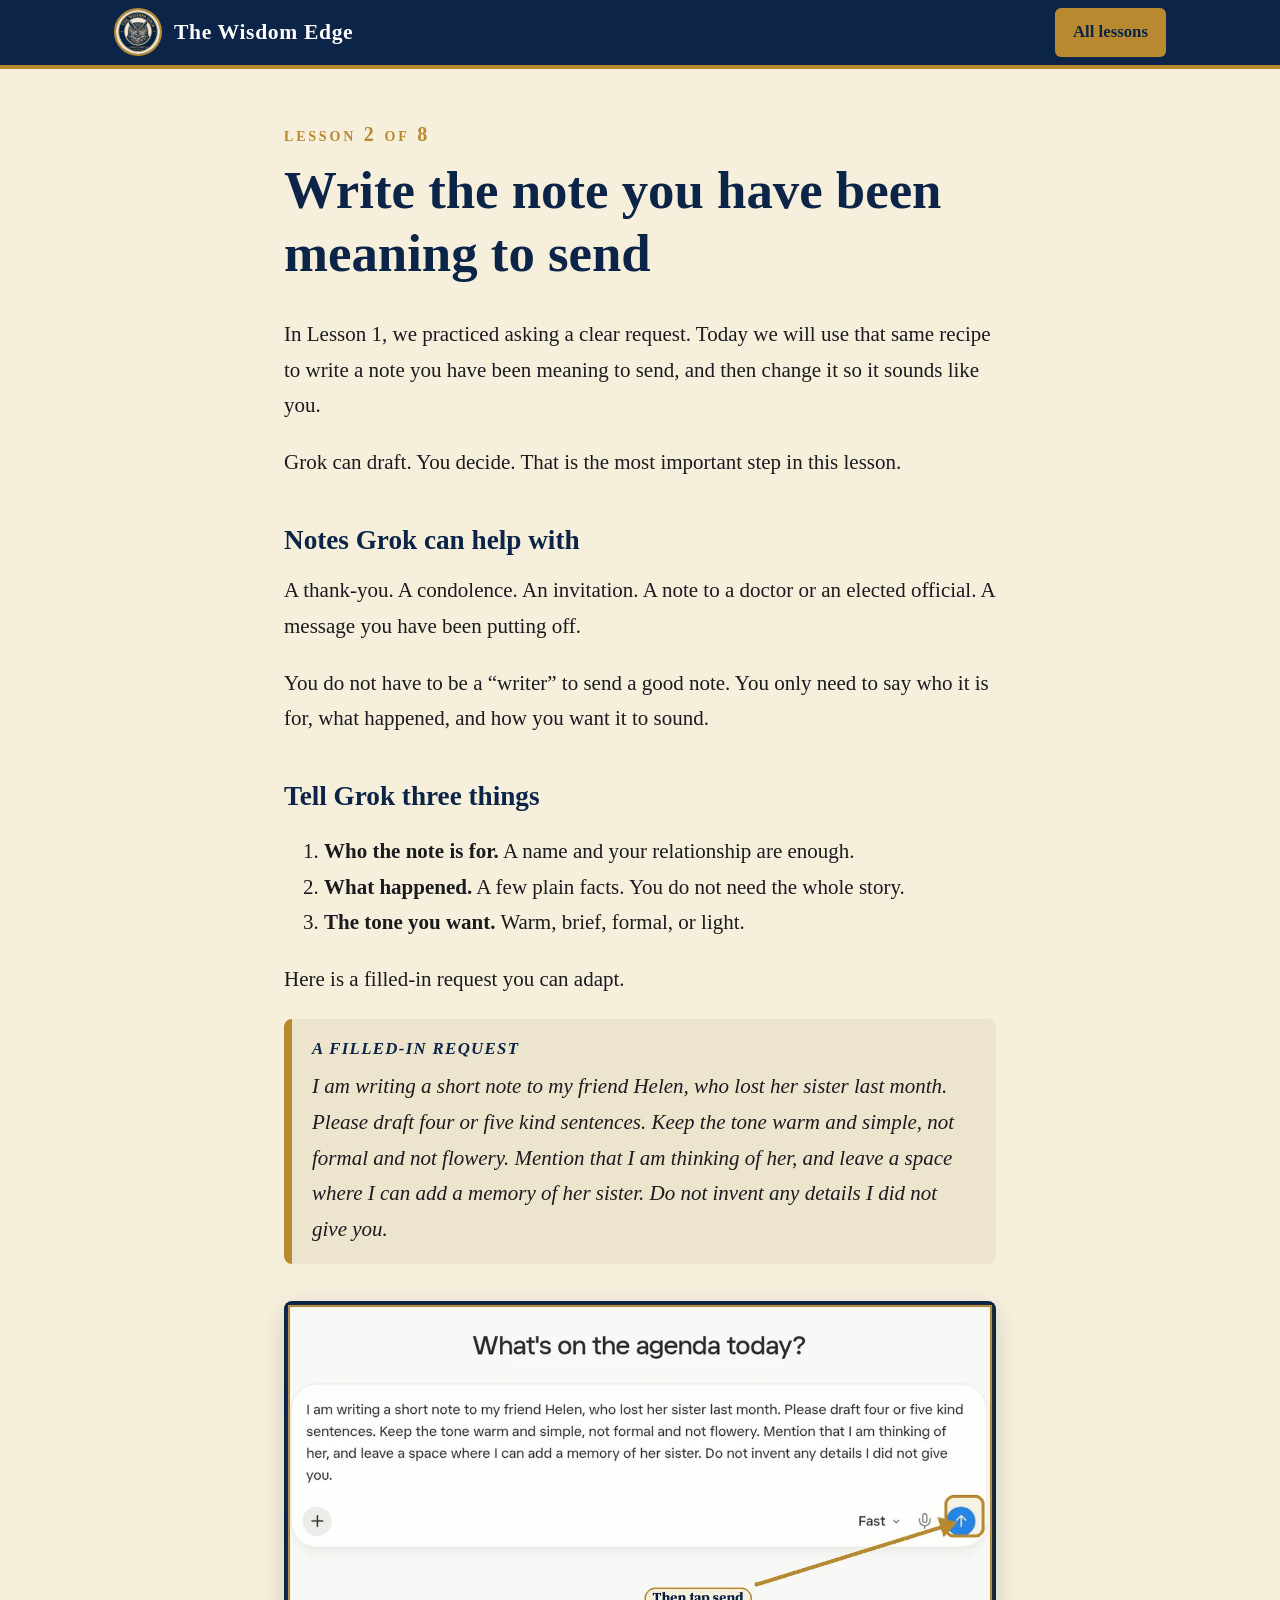
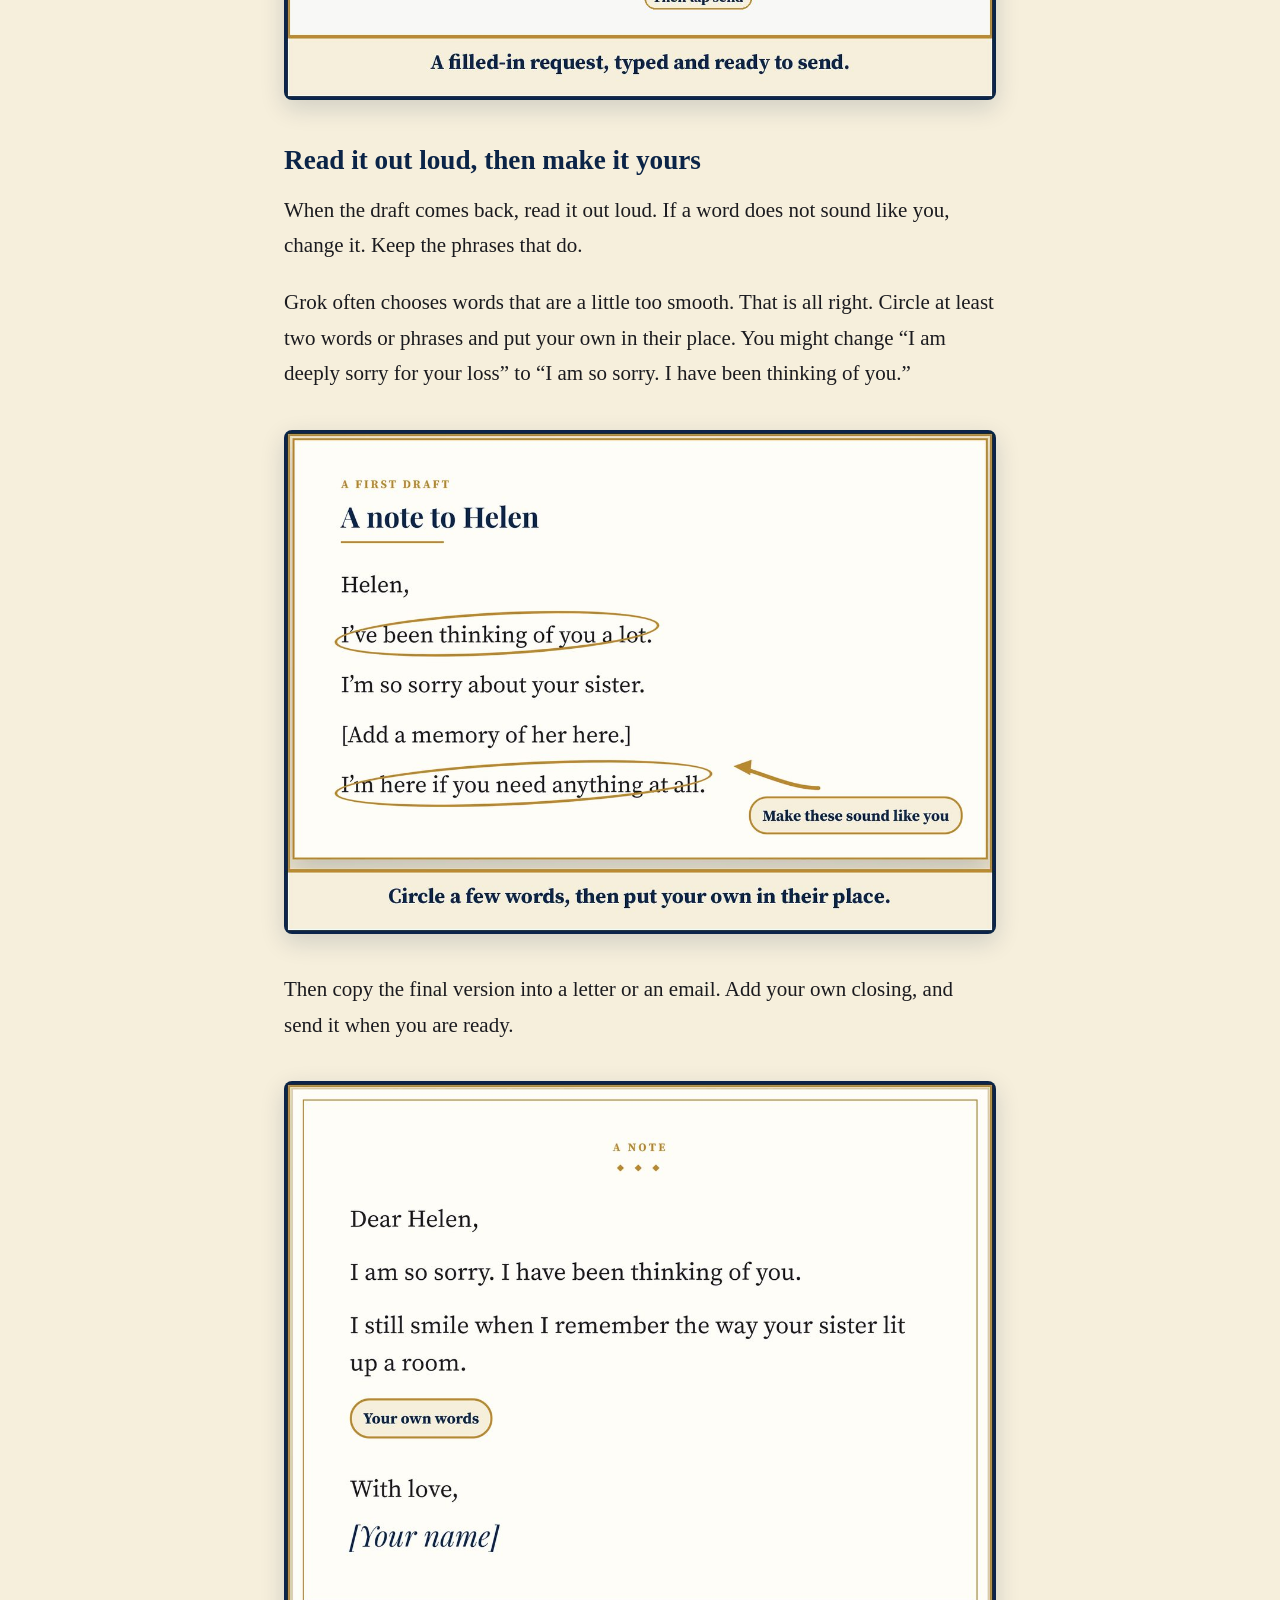
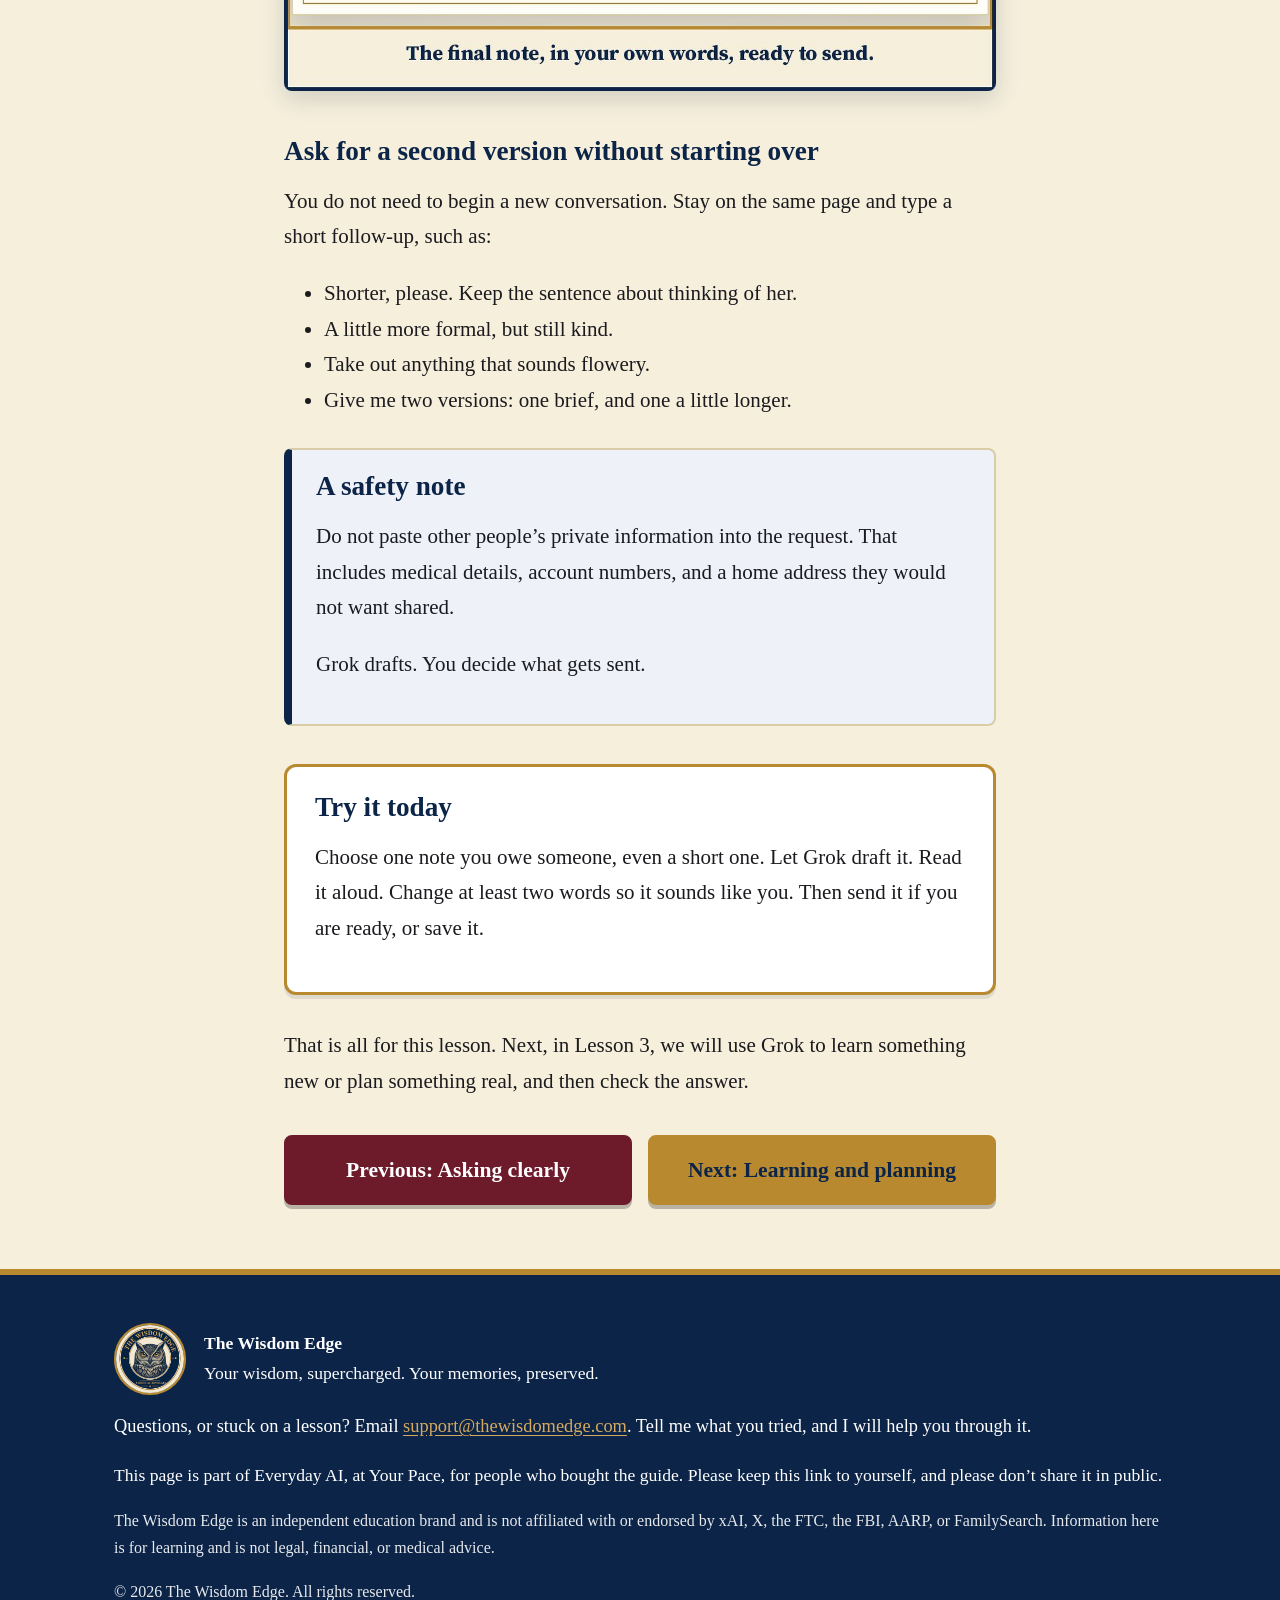
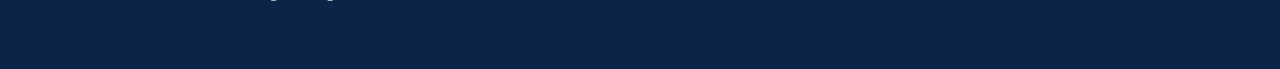
<file: course-mlxg8bto05/lesson-2/index.html>
<!DOCTYPE html>
<html lang="en">
<head>
<meta charset="utf-8">
<meta name="viewport" content="width=device-width, initial-scale=1">
<title>Lesson 2: Write the note you have been meaning to send | Everyday AI, at Your Pace</title>
<meta name="description" content="Draft a note, then change it so it sounds like you.">
<meta name="robots" content="noindex, nofollow">
<meta name="theme-color" content="#0b2447">
<link rel="icon" href="../../favicon.png">
<link rel="stylesheet" href="../../style.css">
</head>
<body class="course">
<a class="skip" href="#main">Skip to main content</a>

<header class="topbar">
  <div class="wrap topbar-in">
    <a class="brand" href="../../" aria-label="The Wisdom Edge, home">
      <img src="../../assets/logo-small.jpg" width="48" height="48" alt="">
      <span>The Wisdom Edge</span>
    </a>
    <nav aria-label="Course">
      <a class="nav-cta" href="../">All lessons</a>
    </nav>
  </div>
</header>

<main id="main">

<section class="course-article" aria-labelledby="lesson-h">
  <div class="wrap narrow">
    <p class="eyebrow course-kicker">Lesson 2 of 8</p>
    <h1 id="lesson-h">Write the note you have been meaning to send</h1>
    <p>In Lesson 1, we practiced asking a clear request. Today we will use that same recipe to write a note you have been meaning to send, and then change it so it sounds like you.</p>
    <p>Grok can draft. You decide. That is the most important step in this lesson.</p>

    <h2>Notes Grok can help with</h2>
    <p>A thank-you. A condolence. An invitation. A note to a doctor or an elected official. A message you have been putting off.</p>
    <p>You do not have to be a &ldquo;writer&rdquo; to send a good note. You only need to say who it is for, what happened, and how you want it to sound.</p>

    <h2>Tell Grok three things</h2>
    <ol>
      <li><strong>Who the note is for.</strong> A name and your relationship are enough.</li>
      <li><strong>What happened.</strong> A few plain facts. You do not need the whole story.</li>
      <li><strong>The tone you want.</strong> Warm, brief, formal, or light.</li>
    </ol>
    <p>Here is a filled-in request you can adapt.</p>
    <div class="course-ex">
      <p class="lbl">A filled-in request</p>
      <p>I am writing a short note to my friend Helen, who lost her sister last month. Please draft four or five kind sentences. Keep the tone warm and simple, not formal and not flowery. Mention that I am thinking of her, and leave a space where I can add a memory of her sister. Do not invent any details I did not give you.</p>
    </div>
    <figure class="course-fig">
        <img src="../../img/course/lesson-02-shot-1.jpg" width="1200" height="672" alt="A request typed into Grok: a short, warm note to a friend named Helen, who lost her sister, with a space left for a personal memory. Caption: A filled-in request, typed and ready to send.">
      </figure>

    <h2>Read it out loud, then make it yours</h2>
    <p>When the draft comes back, read it out loud. If a word does not sound like you, change it. Keep the phrases that do.</p>
    <p>Grok often chooses words that are a little too smooth. That is all right. Circle at least two words or phrases and put your own in their place. You might change &ldquo;I am deeply sorry for your loss&rdquo; to &ldquo;I am so sorry. I have been thinking of you.&rdquo;</p>
    <figure class="course-fig">
        <img src="../../img/course/lesson-02-circled.jpg" width="1200" height="850" alt="A printed draft of a condolence note, with a few smooth phrases circled in gold and plainer words written in, such as I am so sorry, I have been thinking of you. Caption: Circle a few words, then put your own in their place.">
      </figure>
    <p>Then copy the final version into a letter or an email. Add your own closing, and send it when you are ready.</p>
    <figure class="course-fig">
        <img src="../../img/course/lesson-02-letter.jpg" width="1200" height="1028" alt="A finished note on cream stationery, written in plain warm words to Helen, with a blank line left for a personal memory and signed by the writer. Caption: The final note, in your own words, ready to send.">
      </figure>

    <h2>Ask for a second version without starting over</h2>
    <p>You do not need to begin a new conversation. Stay on the same page and type a short follow-up, such as:</p>
    <ul>
      <li>Shorter, please. Keep the sentence about thinking of her.</li>
      <li>A little more formal, but still kind.</li>
      <li>Take out anything that sounds flowery.</li>
      <li>Give me two versions: one brief, and one a little longer.</li>
    </ul>

    <div class="course-box course-safety">
      <h2>A safety note</h2>
      <p>Do not paste other people&rsquo;s private information into the request. That includes medical details, account numbers, and a home address they would not want shared.</p>
      <p>Grok drafts. You decide what gets sent.</p>
    </div>

    <div class="course-try">
      <h2>Try it today</h2>
      <p>Choose one note you owe someone, even a short one. Let Grok draft it. Read it aloud. Change at least two words so it sounds like you. Then send it if you are ready, or save it.</p>
    </div>
    <p class="course-next-note">That is all for this lesson. Next, in Lesson 3, we will use Grok to learn something new or plan something real, and then check the answer.</p>
    <nav class="course-pager" aria-label="Lesson"><a class="btn" href="../lesson-1/">Previous: Asking clearly</a><a class="btn btn-gold" href="../lesson-3/">Next: Learning and planning</a></nav>
  </div>
</section>

</main>

<footer class="footer">
  <div class="wrap">
    <div class="foot-brand">
      <img src="../../assets/logo-small.jpg" width="72" height="72" alt="The Wisdom Edge badge">
      <p><strong>The Wisdom Edge</strong><br>Your wisdom, supercharged. Your memories, preserved.</p>
    </div>
    <p class="course-help">Questions, or stuck on a lesson? Email <a href="mailto:support@thewisdomedge.com">support@thewisdomedge.com</a>. Tell me what you tried, and I will help you through it.</p>
    <p class="course-share">This page is part of Everyday AI, at Your Pace, for people who bought the guide. Please keep this link to yourself, and please don&rsquo;t share it in public.</p>
    <p class="small light">The Wisdom Edge is an independent education brand and is not affiliated with or endorsed by xAI, X, the FTC, the FBI, AARP, or FamilySearch. Information here is for learning and is not legal, financial, or medical advice.</p>
    <p class="small light">&copy; 2026 The Wisdom Edge. All rights reserved.</p>
  </div>
</footer>
</body>
</html>
</file>
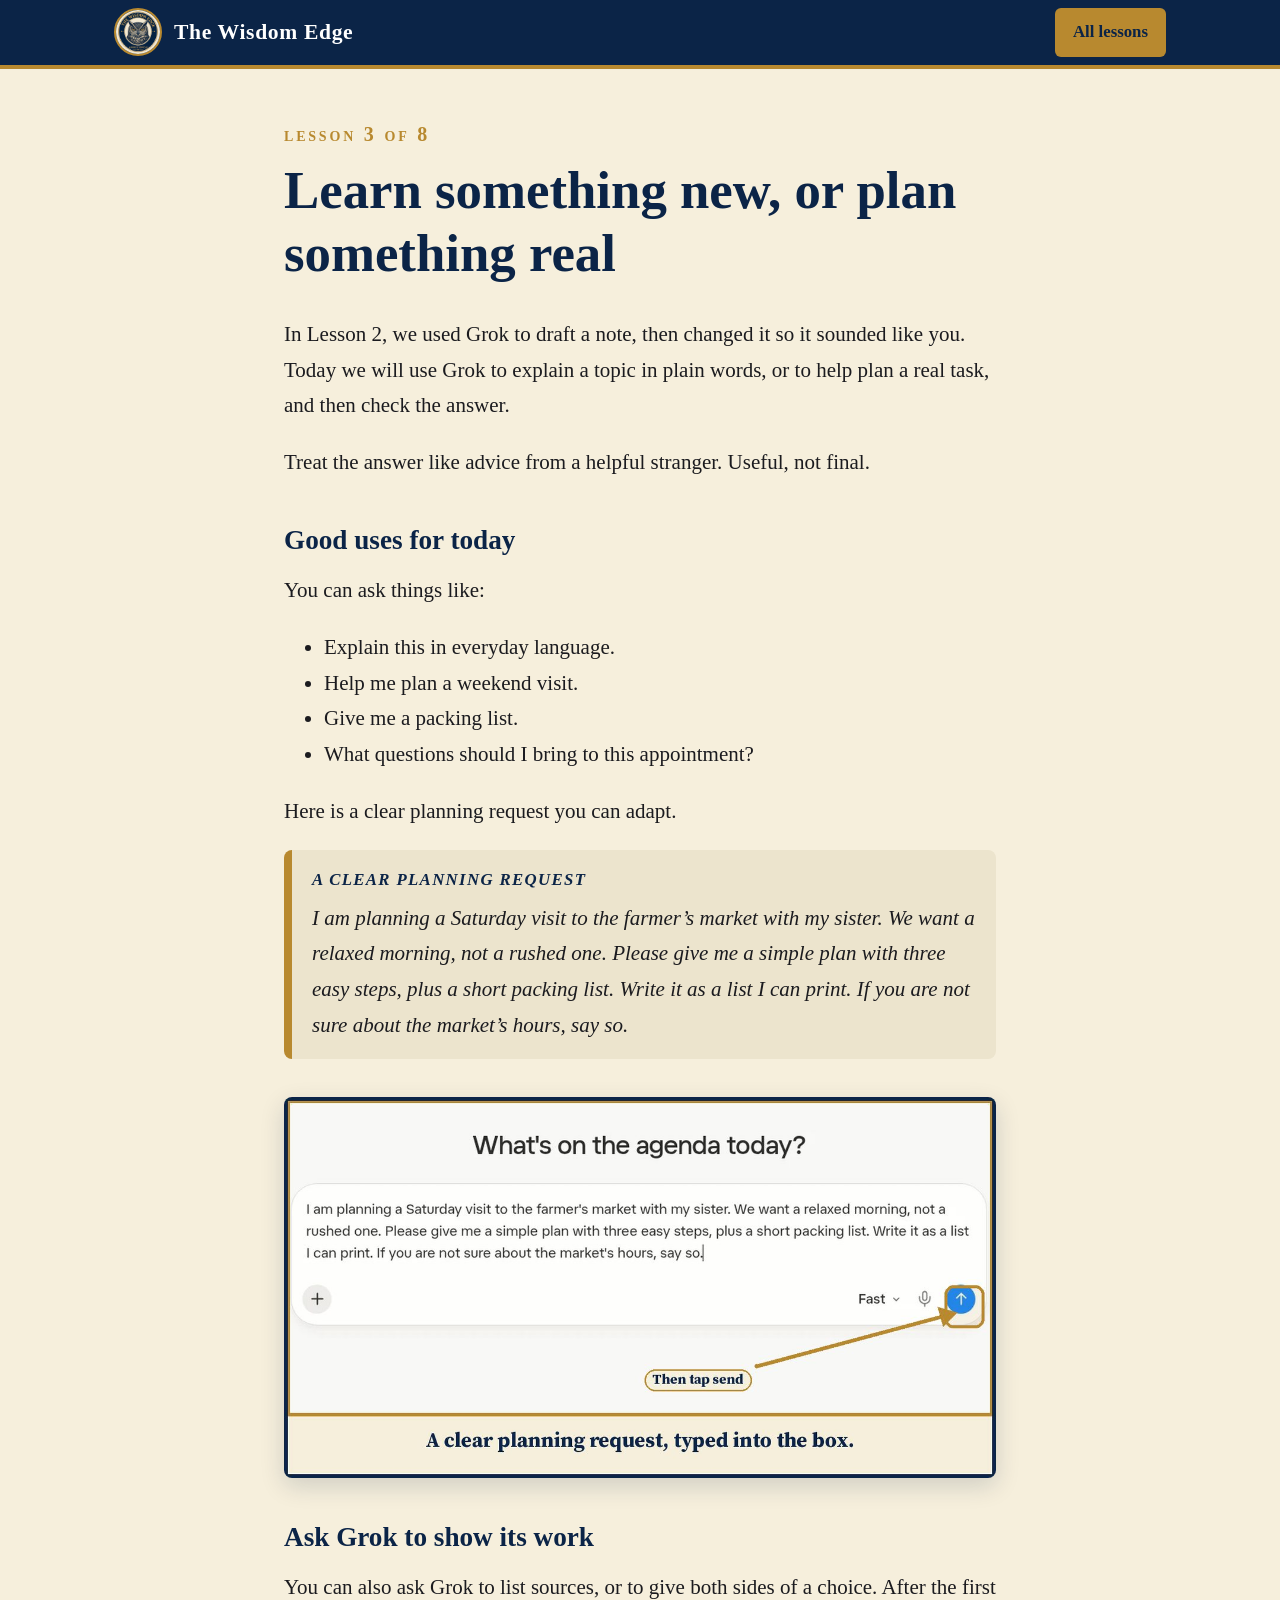
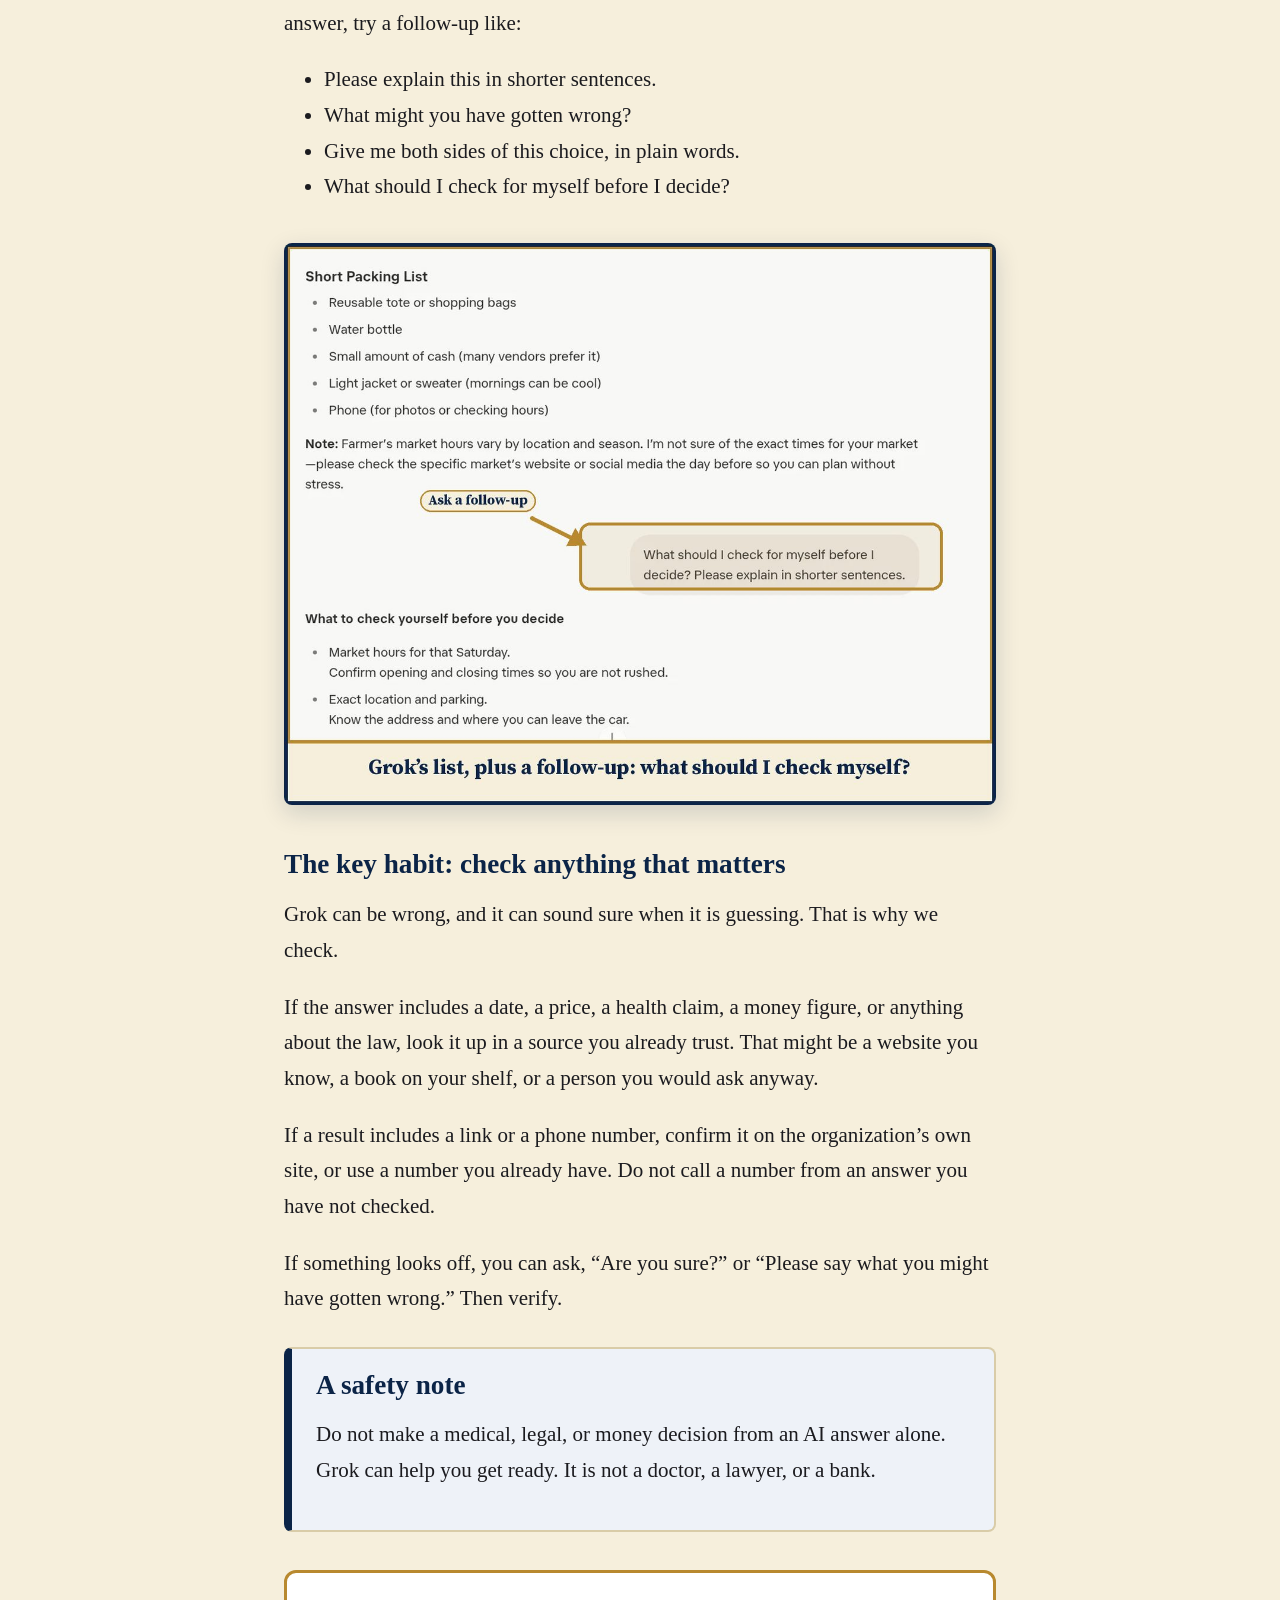
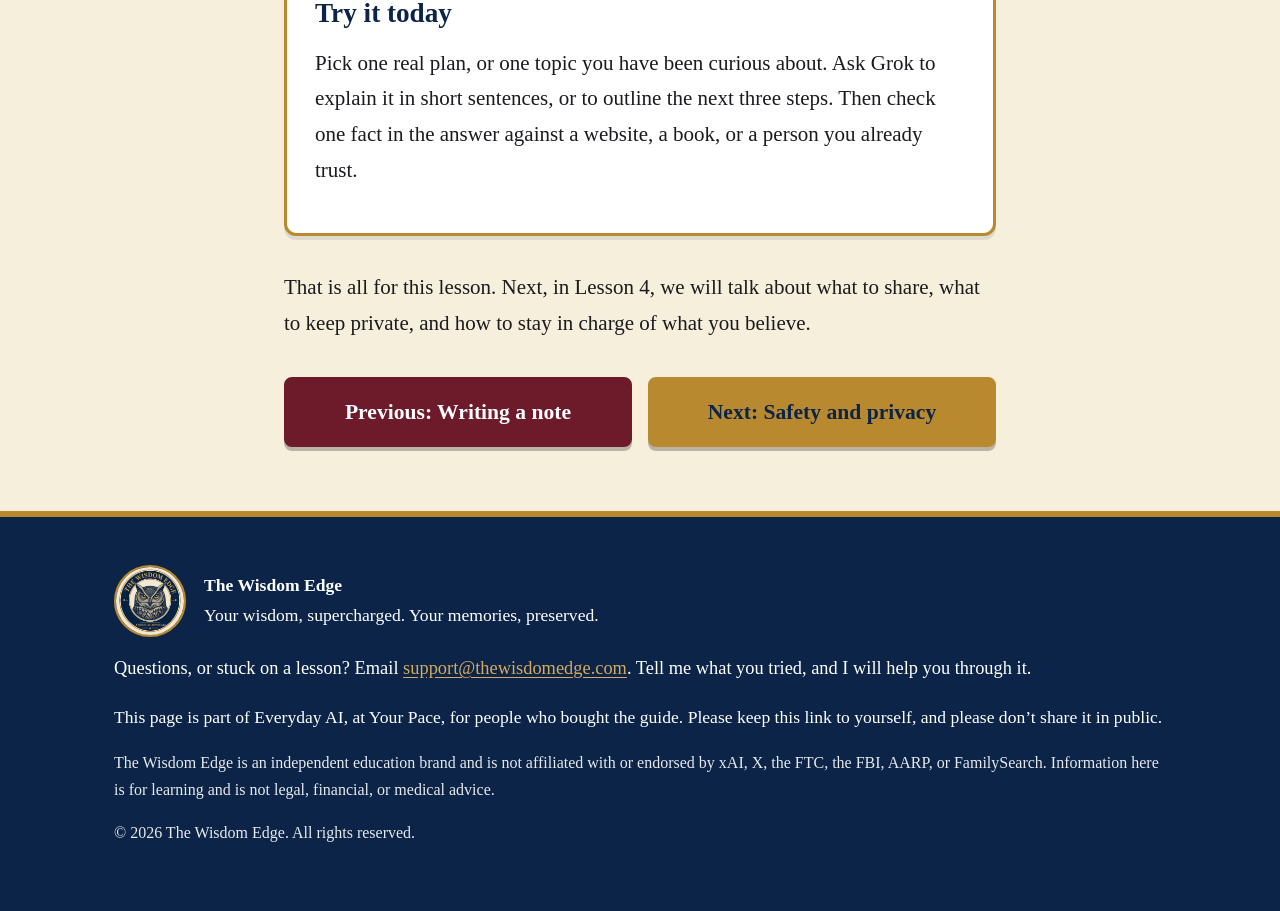
<file: course-mlxg8bto05/lesson-3/index.html>
<!DOCTYPE html>
<html lang="en">
<head>
<meta charset="utf-8">
<meta name="viewport" content="width=device-width, initial-scale=1">
<title>Lesson 3: Learn something new, or plan something real | Everyday AI, at Your Pace</title>
<meta name="description" content="Ask Grok to explain or plan, then check one fact yourself.">
<meta name="robots" content="noindex, nofollow">
<meta name="theme-color" content="#0b2447">
<link rel="icon" href="../../favicon.png">
<link rel="stylesheet" href="../../style.css">
</head>
<body class="course">
<a class="skip" href="#main">Skip to main content</a>

<header class="topbar">
  <div class="wrap topbar-in">
    <a class="brand" href="../../" aria-label="The Wisdom Edge, home">
      <img src="../../assets/logo-small.jpg" width="48" height="48" alt="">
      <span>The Wisdom Edge</span>
    </a>
    <nav aria-label="Course">
      <a class="nav-cta" href="../">All lessons</a>
    </nav>
  </div>
</header>

<main id="main">

<section class="course-article" aria-labelledby="lesson-h">
  <div class="wrap narrow">
    <p class="eyebrow course-kicker">Lesson 3 of 8</p>
    <h1 id="lesson-h">Learn something new, or plan something real</h1>
    <p>In Lesson 2, we used Grok to draft a note, then changed it so it sounded like you. Today we will use Grok to explain a topic in plain words, or to help plan a real task, and then check the answer.</p>
    <p>Treat the answer like advice from a helpful stranger. Useful, not final.</p>

    <h2>Good uses for today</h2>
    <p>You can ask things like:</p>
    <ul>
      <li>Explain this in everyday language.</li>
      <li>Help me plan a weekend visit.</li>
      <li>Give me a packing list.</li>
      <li>What questions should I bring to this appointment?</li>
    </ul>
    <p>Here is a clear planning request you can adapt.</p>
    <div class="course-ex">
      <p class="lbl">A clear planning request</p>
      <p>I am planning a Saturday visit to the farmer&rsquo;s market with my sister. We want a relaxed morning, not a rushed one. Please give me a simple plan with three easy steps, plus a short packing list. Write it as a list I can print. If you are not sure about the market&rsquo;s hours, say so.</p>
    </div>
    <figure class="course-fig">
        <img src="../../img/course/lesson-03-shot-1.jpg" width="1200" height="641" alt="A clear planning request typed into Grok: a relaxed Saturday visit to the farmer's market with a sister, asking for three easy steps, a short packing list, and honesty if the market hours are uncertain. Caption: A clear planning request, typed into the box.">
      </figure>

    <h2>Ask Grok to show its work</h2>
    <p>You can also ask Grok to list sources, or to give both sides of a choice. After the first answer, try a follow-up like:</p>
    <ul>
      <li>Please explain this in shorter sentences.</li>
      <li>What might you have gotten wrong?</li>
      <li>Give me both sides of this choice, in plain words.</li>
      <li>What should I check for myself before I decide?</li>
    </ul>
    <figure class="course-fig">
        <img src="../../img/course/lesson-03-shot-2.jpg" width="1200" height="947" alt="Grok's three-step market plan and packing list, followed by a follow-up question, What should I check for myself before I decide, and a short list of things to confirm, such as hours and weather. Caption: Grok's list, plus a follow-up: what should I check myself?">
      </figure>

    <h2>The key habit: check anything that matters</h2>
    <p>Grok can be wrong, and it can sound sure when it is guessing. That is why we check.</p>
    <p>If the answer includes a date, a price, a health claim, a money figure, or anything about the law, look it up in a source you already trust. That might be a website you know, a book on your shelf, or a person you would ask anyway.</p>
    <p>If a result includes a link or a phone number, confirm it on the organization&rsquo;s own site, or use a number you already have. Do not call a number from an answer you have not checked.</p>
    <p>If something looks off, you can ask, &ldquo;Are you sure?&rdquo; or &ldquo;Please say what you might have gotten wrong.&rdquo; Then verify.</p>

    <div class="course-box course-safety">
      <h2>A safety note</h2>
      <p>Do not make a medical, legal, or money decision from an AI answer alone. Grok can help you get ready. It is not a doctor, a lawyer, or a bank.</p>
    </div>

    <div class="course-try">
      <h2>Try it today</h2>
      <p>Pick one real plan, or one topic you have been curious about. Ask Grok to explain it in short sentences, or to outline the next three steps. Then check one fact in the answer against a website, a book, or a person you already trust.</p>
    </div>
    <p class="course-next-note">That is all for this lesson. Next, in Lesson 4, we will talk about what to share, what to keep private, and how to stay in charge of what you believe.</p>
    <nav class="course-pager" aria-label="Lesson"><a class="btn" href="../lesson-2/">Previous: Writing a note</a><a class="btn btn-gold" href="../lesson-4/">Next: Safety and privacy</a></nav>
  </div>
</section>

</main>

<footer class="footer">
  <div class="wrap">
    <div class="foot-brand">
      <img src="../../assets/logo-small.jpg" width="72" height="72" alt="The Wisdom Edge badge">
      <p><strong>The Wisdom Edge</strong><br>Your wisdom, supercharged. Your memories, preserved.</p>
    </div>
    <p class="course-help">Questions, or stuck on a lesson? Email <a href="mailto:support@thewisdomedge.com">support@thewisdomedge.com</a>. Tell me what you tried, and I will help you through it.</p>
    <p class="course-share">This page is part of Everyday AI, at Your Pace, for people who bought the guide. Please keep this link to yourself, and please don&rsquo;t share it in public.</p>
    <p class="small light">The Wisdom Edge is an independent education brand and is not affiliated with or endorsed by xAI, X, the FTC, the FBI, AARP, or FamilySearch. Information here is for learning and is not legal, financial, or medical advice.</p>
    <p class="small light">&copy; 2026 The Wisdom Edge. All rights reserved.</p>
  </div>
</footer>
</body>
</html>
</file>
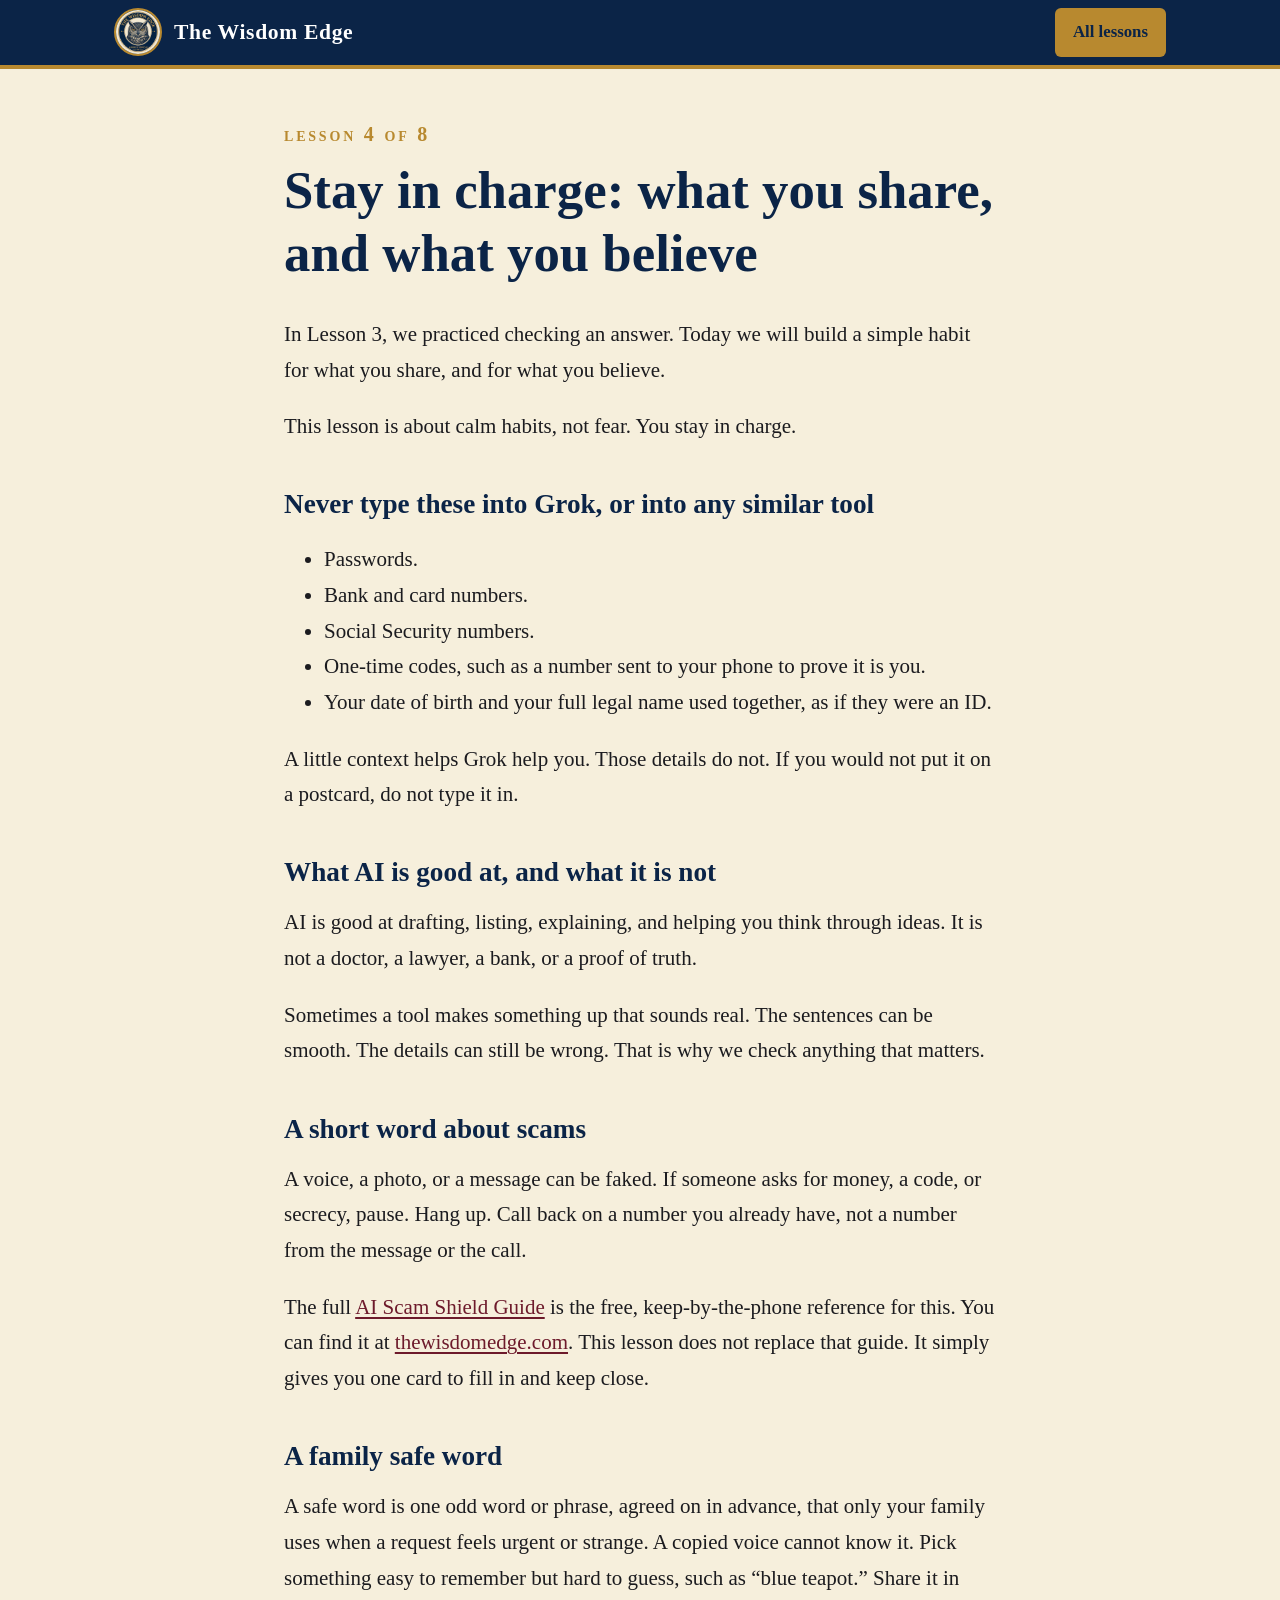
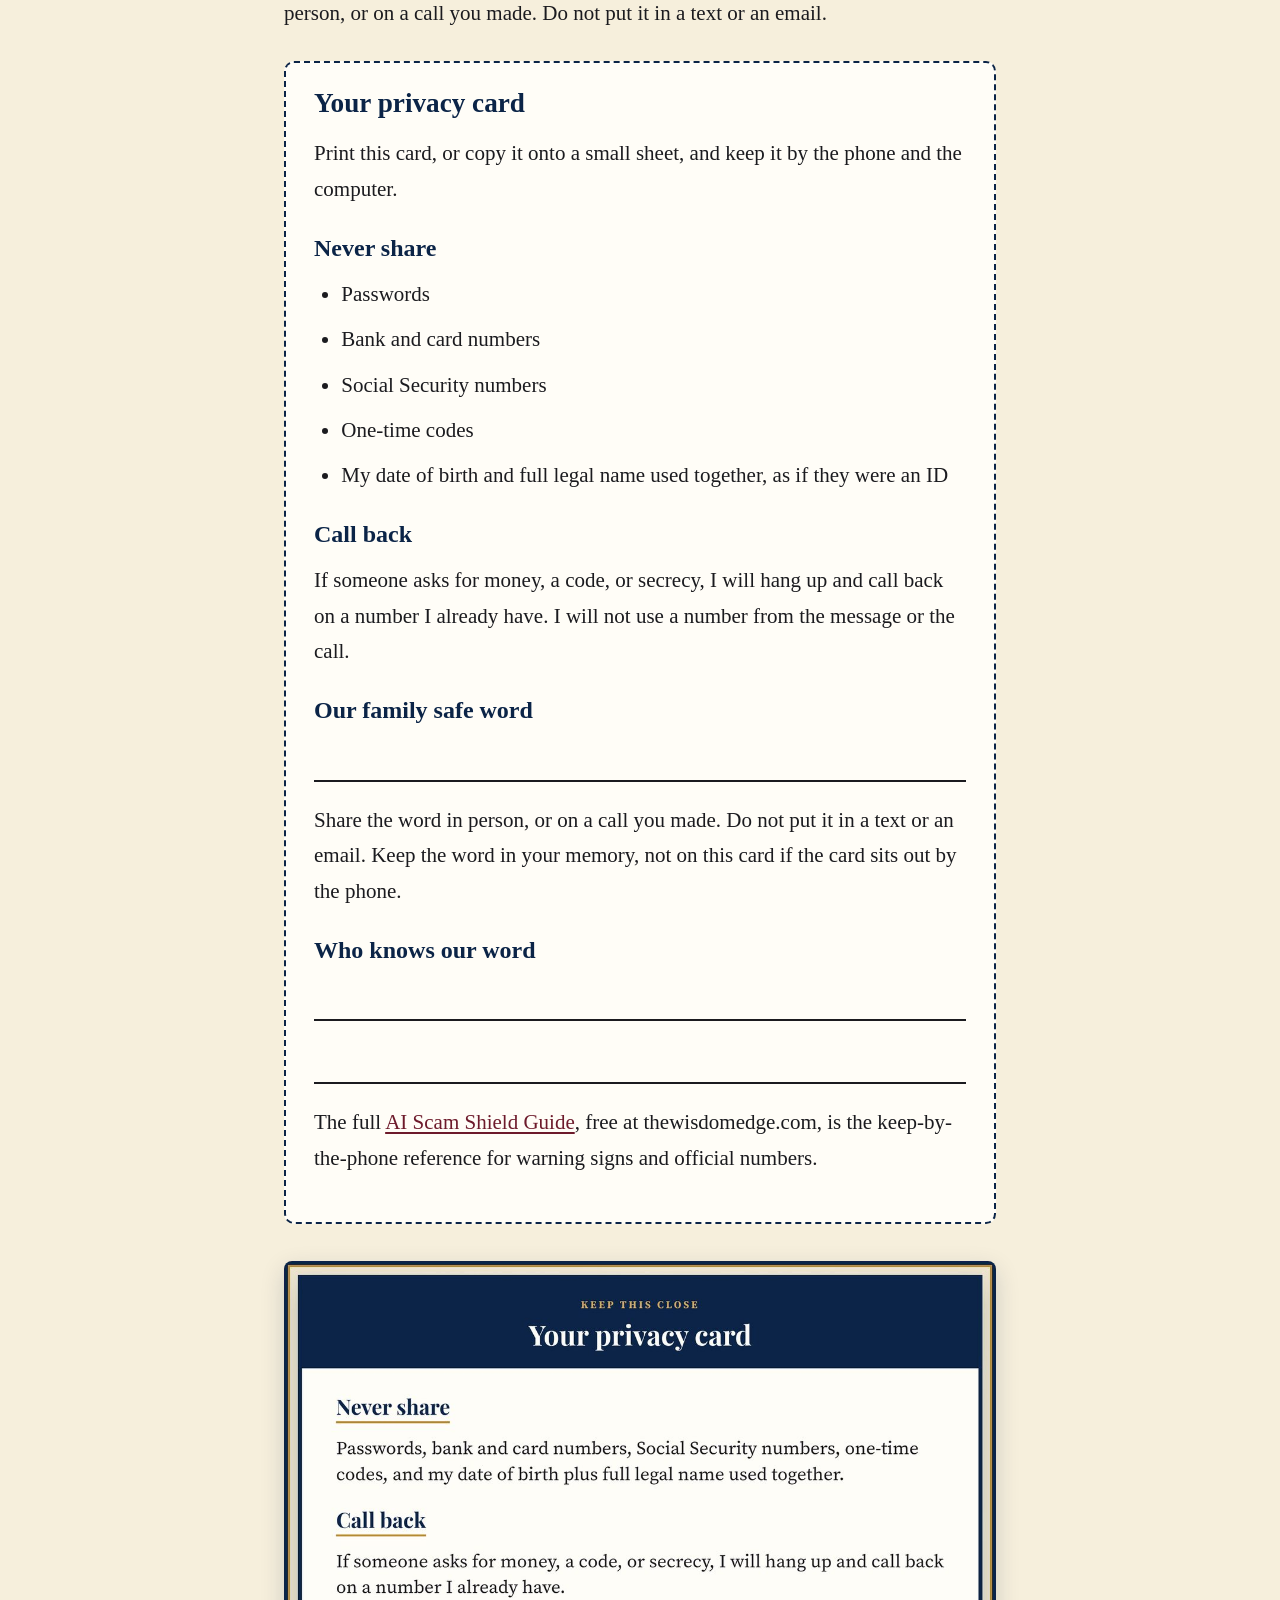
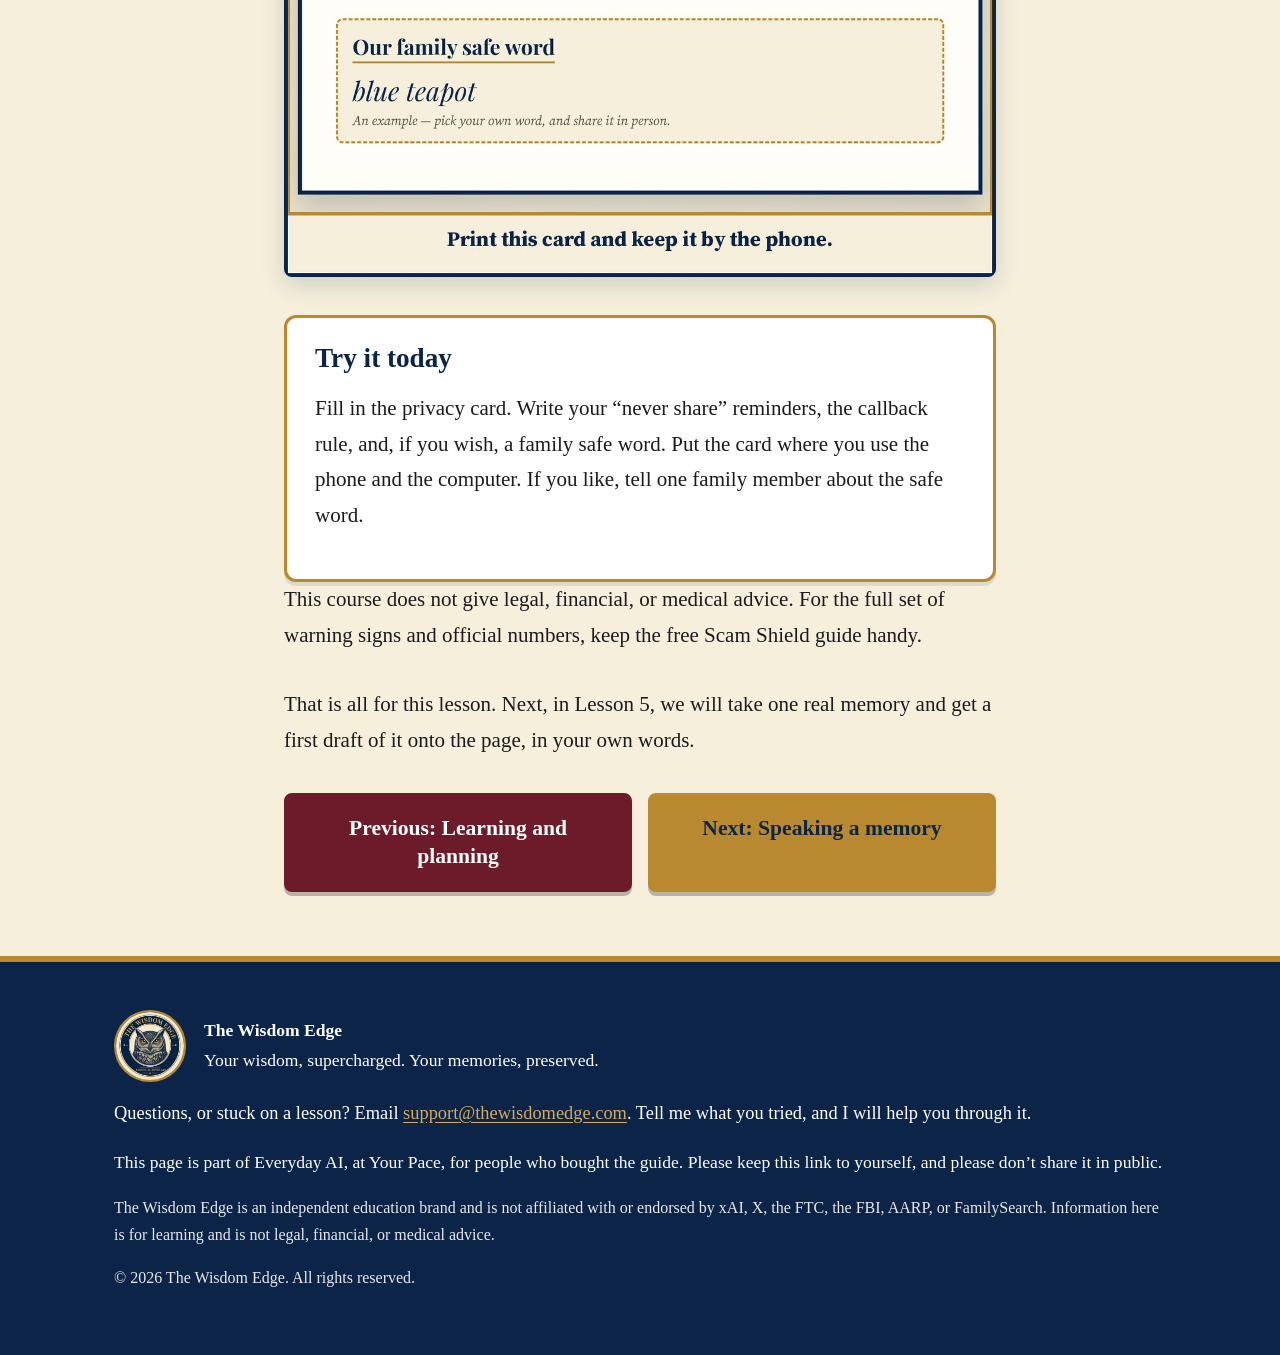
<file: course-mlxg8bto05/lesson-4/index.html>
<!DOCTYPE html>
<html lang="en">
<head>
<meta charset="utf-8">
<meta name="viewport" content="width=device-width, initial-scale=1">
<title>Lesson 4: Stay in charge: what you share, and what you believe | Everyday AI, at Your Pace</title>
<meta name="description" content="A never-share list, a callback rule, and a family safe word.">
<meta name="robots" content="noindex, nofollow">
<meta name="theme-color" content="#0b2447">
<link rel="icon" href="../../favicon.png">
<link rel="stylesheet" href="../../style.css">
</head>
<body class="course">
<a class="skip" href="#main">Skip to main content</a>

<header class="topbar">
  <div class="wrap topbar-in">
    <a class="brand" href="../../" aria-label="The Wisdom Edge, home">
      <img src="../../assets/logo-small.jpg" width="48" height="48" alt="">
      <span>The Wisdom Edge</span>
    </a>
    <nav aria-label="Course">
      <a class="nav-cta" href="../">All lessons</a>
    </nav>
  </div>
</header>

<main id="main">

<section class="course-article" aria-labelledby="lesson-h">
  <div class="wrap narrow">
    <p class="eyebrow course-kicker">Lesson 4 of 8</p>
    <h1 id="lesson-h">Stay in charge: what you share, and what you believe</h1>
    <p>In Lesson 3, we practiced checking an answer. Today we will build a simple habit for what you share, and for what you believe.</p>
    <p>This lesson is about calm habits, not fear. You stay in charge.</p>

    <h2>Never type these into Grok, or into any similar tool</h2>
    <ul>
      <li>Passwords.</li>
      <li>Bank and card numbers.</li>
      <li>Social Security numbers.</li>
      <li>One-time codes, such as a number sent to your phone to prove it is you.</li>
      <li>Your date of birth and your full legal name used together, as if they were an ID.</li>
    </ul>
    <p>A little context helps Grok help you. Those details do not. If you would not put it on a postcard, do not type it in.</p>

    <h2>What AI is good at, and what it is not</h2>
    <p>AI is good at drafting, listing, explaining, and helping you think through ideas. It is not a doctor, a lawyer, a bank, or a proof of truth.</p>
    <p>Sometimes a tool makes something up that sounds real. The sentences can be smooth. The details can still be wrong. That is why we check anything that matters.</p>

    <h2>A short word about scams</h2>
    <p>A voice, a photo, or a message can be faked. If someone asks for money, a code, or secrecy, pause. Hang up. Call back on a number you already have, not a number from the message or the call.</p>
    <p>The full <a href="https://thewisdomedge.com/scam-shield/">AI Scam Shield Guide</a> is the free, keep-by-the-phone reference for this. You can find it at <a href="https://thewisdomedge.com">thewisdomedge.com</a>. This lesson does not replace that guide. It simply gives you one card to fill in and keep close.</p>

    <h2>A family safe word</h2>
    <p>A safe word is one odd word or phrase, agreed on in advance, that only your family uses when a request feels urgent or strange. A copied voice cannot know it. Pick something easy to remember but hard to guess, such as &ldquo;blue teapot.&rdquo; Share it in person, or on a call you made. Do not put it in a text or an email.</p>

    <div class="course-card" id="privacy-card">
      <h2>Your privacy card</h2>
      <p>Print this card, or copy it onto a small sheet, and keep it by the phone and the computer.</p>
      <h3>Never share</h3>
      <ul>
        <li>Passwords</li>
        <li>Bank and card numbers</li>
        <li>Social Security numbers</li>
        <li>One-time codes</li>
        <li>My date of birth and full legal name used together, as if they were an ID</li>
      </ul>
      <h3>Call back</h3>
      <p>If someone asks for money, a code, or secrecy, I will hang up and call back on a number I already have. I will not use a number from the message or the call.</p>
      <h3>Our family safe word</h3>
      <div class="line" aria-hidden="true"></div>
      <p>Share the word in person, or on a call you made. Do not put it in a text or an email. Keep the word in your memory, not on this card if the card sits out by the phone.</p>
      <h3>Who knows our word</h3>
      <div class="line" aria-hidden="true"></div>
      <div class="line" aria-hidden="true"></div>
      <p>The full <a href="https://thewisdomedge.com/scam-shield/">AI Scam Shield Guide</a>, free at thewisdomedge.com, is the keep-by-the-phone reference for warning signs and official numbers.</p>
    </div>
    <figure class="course-fig">
        <img src="../../img/course/lesson-04-card.jpg" width="1200" height="1038" alt="A printable privacy card titled Never share, Call back, Safe word, with a list of details never to type into Grok, a callback rule, and a blank line for a family safe word. Caption: Print this card and keep it by the phone.">
      </figure>

    <div class="course-try">
      <h2>Try it today</h2>
      <p>Fill in the privacy card. Write your &ldquo;never share&rdquo; reminders, the callback rule, and, if you wish, a family safe word. Put the card where you use the phone and the computer. If you like, tell one family member about the safe word.</p>
    </div>
    <p>This course does not give legal, financial, or medical advice. For the full set of warning signs and official numbers, keep the free Scam Shield guide handy.</p>
    <p class="course-next-note">That is all for this lesson. Next, in Lesson 5, we will take one real memory and get a first draft of it onto the page, in your own words.</p>
    <nav class="course-pager" aria-label="Lesson"><a class="btn" href="../lesson-3/">Previous: Learning and planning</a><a class="btn btn-gold" href="../lesson-5/">Next: Speaking a memory</a></nav>
  </div>
</section>

</main>

<footer class="footer">
  <div class="wrap">
    <div class="foot-brand">
      <img src="../../assets/logo-small.jpg" width="72" height="72" alt="The Wisdom Edge badge">
      <p><strong>The Wisdom Edge</strong><br>Your wisdom, supercharged. Your memories, preserved.</p>
    </div>
    <p class="course-help">Questions, or stuck on a lesson? Email <a href="mailto:support@thewisdomedge.com">support@thewisdomedge.com</a>. Tell me what you tried, and I will help you through it.</p>
    <p class="course-share">This page is part of Everyday AI, at Your Pace, for people who bought the guide. Please keep this link to yourself, and please don&rsquo;t share it in public.</p>
    <p class="small light">The Wisdom Edge is an independent education brand and is not affiliated with or endorsed by xAI, X, the FTC, the FBI, AARP, or FamilySearch. Information here is for learning and is not legal, financial, or medical advice.</p>
    <p class="small light">&copy; 2026 The Wisdom Edge. All rights reserved.</p>
  </div>
</footer>
</body>
</html>
</file>
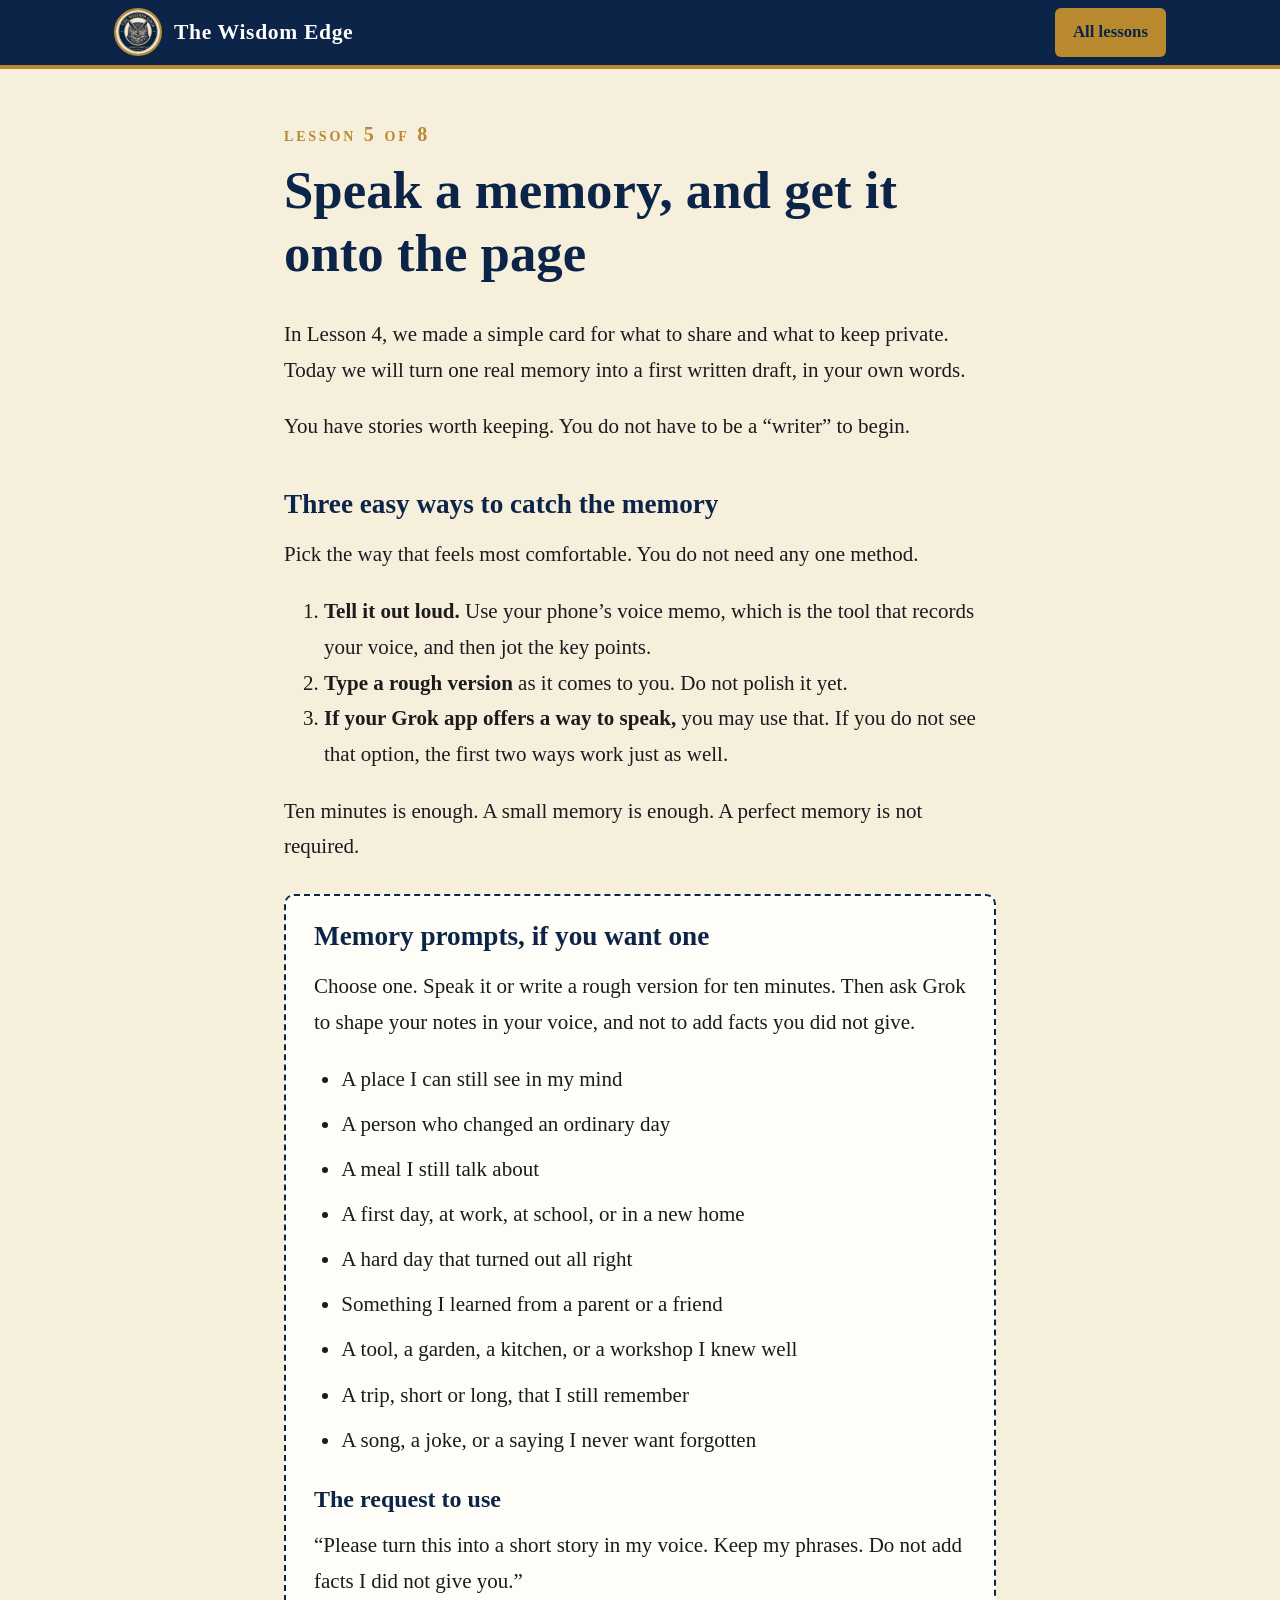
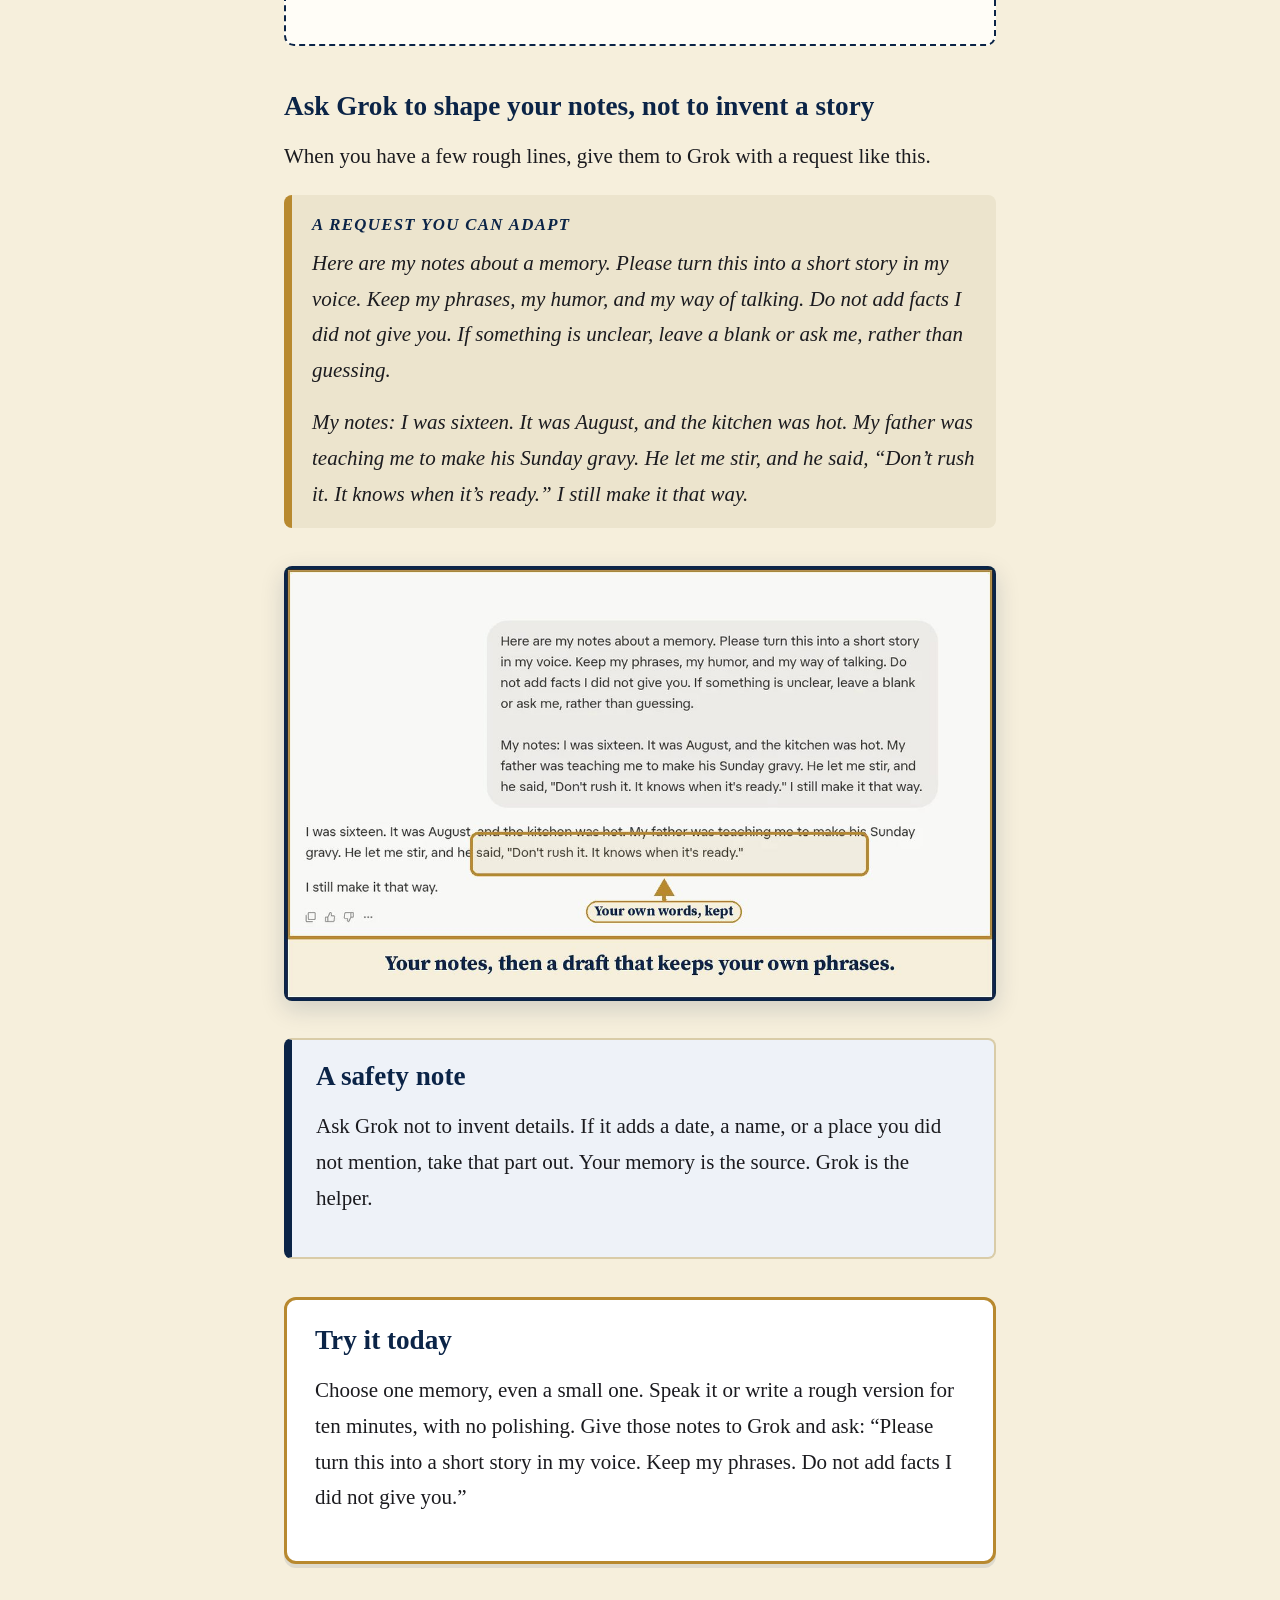
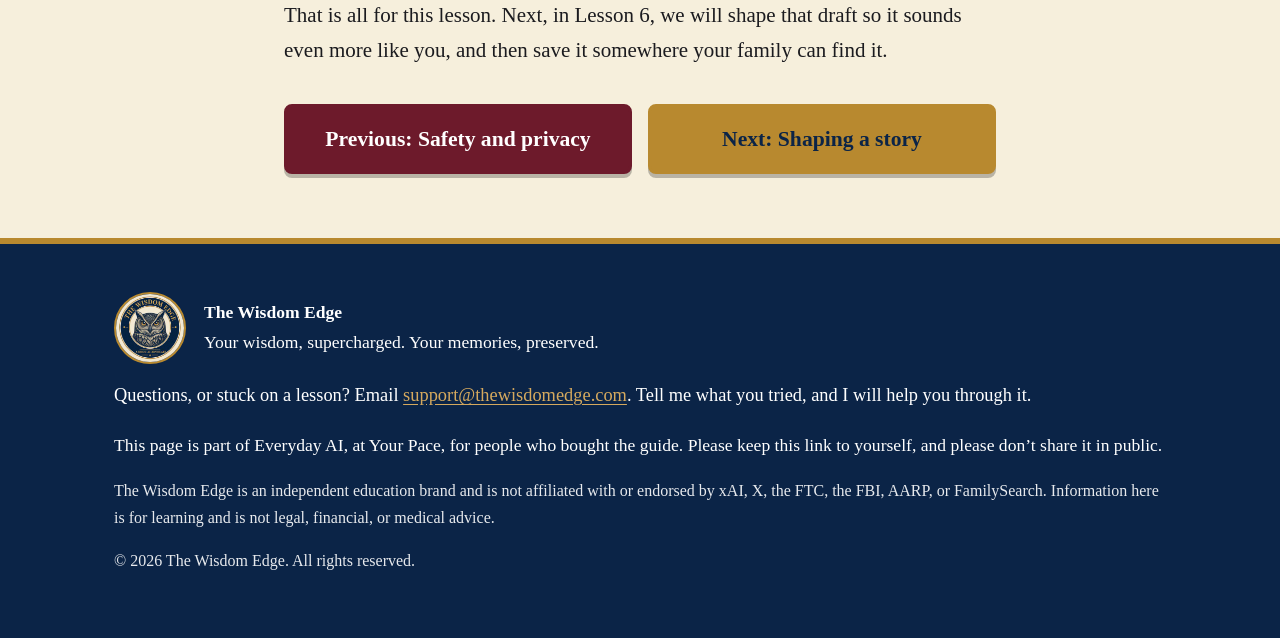
<file: course-mlxg8bto05/lesson-5/index.html>
<!DOCTYPE html>
<html lang="en">
<head>
<meta charset="utf-8">
<meta name="viewport" content="width=device-width, initial-scale=1">
<title>Lesson 5: Speak a memory, and get it onto the page | Everyday AI, at Your Pace</title>
<meta name="description" content="Turn one real memory into a first written draft, in your own words.">
<meta name="robots" content="noindex, nofollow">
<meta name="theme-color" content="#0b2447">
<link rel="icon" href="../../favicon.png">
<link rel="stylesheet" href="../../style.css">
</head>
<body class="course">
<a class="skip" href="#main">Skip to main content</a>

<header class="topbar">
  <div class="wrap topbar-in">
    <a class="brand" href="../../" aria-label="The Wisdom Edge, home">
      <img src="../../assets/logo-small.jpg" width="48" height="48" alt="">
      <span>The Wisdom Edge</span>
    </a>
    <nav aria-label="Course">
      <a class="nav-cta" href="../">All lessons</a>
    </nav>
  </div>
</header>

<main id="main">

<section class="course-article" aria-labelledby="lesson-h">
  <div class="wrap narrow">
    <p class="eyebrow course-kicker">Lesson 5 of 8</p>
    <h1 id="lesson-h">Speak a memory, and get it onto the page</h1>
    <p>In Lesson 4, we made a simple card for what to share and what to keep private. Today we will turn one real memory into a first written draft, in your own words.</p>
    <p>You have stories worth keeping. You do not have to be a &ldquo;writer&rdquo; to begin.</p>

    <h2>Three easy ways to catch the memory</h2>
    <p>Pick the way that feels most comfortable. You do not need any one method.</p>
    <ol>
      <li><strong>Tell it out loud.</strong> Use your phone&rsquo;s voice memo, which is the tool that records your voice, and then jot the key points.</li>
      <li><strong>Type a rough version</strong> as it comes to you. Do not polish it yet.</li>
      <li><strong>If your Grok app offers a way to speak,</strong> you may use that. If you do not see that option, the first two ways work just as well.</li>
    </ol>
    <p>Ten minutes is enough. A small memory is enough. A perfect memory is not required.</p>

    <div class="course-card" id="memory-prompts">
      <h2>Memory prompts, if you want one</h2>
      <p>Choose one. Speak it or write a rough version for ten minutes. Then ask Grok to shape your notes in your voice, and not to add facts you did not give.</p>
      <ul>
        <li>A place I can still see in my mind</li>
        <li>A person who changed an ordinary day</li>
        <li>A meal I still talk about</li>
        <li>A first day, at work, at school, or in a new home</li>
        <li>A hard day that turned out all right</li>
        <li>Something I learned from a parent or a friend</li>
        <li>A tool, a garden, a kitchen, or a workshop I knew well</li>
        <li>A trip, short or long, that I still remember</li>
        <li>A song, a joke, or a saying I never want forgotten</li>
      </ul>
      <h3>The request to use</h3>
      <p>&ldquo;Please turn this into a short story in my voice. Keep my phrases. Do not add facts I did not give you.&rdquo;</p>
    </div>

    <h2>Ask Grok to shape your notes, not to invent a story</h2>
    <p>When you have a few rough lines, give them to Grok with a request like this.</p>
    <div class="course-ex">
      <p class="lbl">A request you can adapt</p>
      <p>Here are my notes about a memory. Please turn this into a short story in my voice. Keep my phrases, my humor, and my way of talking. Do not add facts I did not give you. If something is unclear, leave a blank or ask me, rather than guessing.</p>
      <p style="margin-top:.8em">My notes: I was sixteen. It was August, and the kitchen was hot. My father was teaching me to make his Sunday gravy. He let me stir, and he said, &ldquo;Don&rsquo;t rush it. It knows when it&rsquo;s ready.&rdquo; I still make it that way.</p>
    </div>
    <figure class="course-fig">
        <img src="../../img/course/lesson-05-shot-1.jpg" width="1200" height="732" alt="A Grok chat with rough notes about learning to make Sunday gravy at age sixteen, followed by a short draft that keeps the father's line, Don't rush it. It knows when it's ready. Caption: Your notes, then a draft that keeps your own phrases.">
      </figure>

    <div class="course-box course-safety">
      <h2>A safety note</h2>
      <p>Ask Grok not to invent details. If it adds a date, a name, or a place you did not mention, take that part out. Your memory is the source. Grok is the helper.</p>
    </div>

    <div class="course-try">
      <h2>Try it today</h2>
      <p>Choose one memory, even a small one. Speak it or write a rough version for ten minutes, with no polishing. Give those notes to Grok and ask: &ldquo;Please turn this into a short story in my voice. Keep my phrases. Do not add facts I did not give you.&rdquo;</p>
    </div>
    <p class="course-next-note">That is all for this lesson. Next, in Lesson 6, we will shape that draft so it sounds even more like you, and then save it somewhere your family can find it.</p>
    <nav class="course-pager" aria-label="Lesson"><a class="btn" href="../lesson-4/">Previous: Safety and privacy</a><a class="btn btn-gold" href="../lesson-6/">Next: Shaping a story</a></nav>
  </div>
</section>

</main>

<footer class="footer">
  <div class="wrap">
    <div class="foot-brand">
      <img src="../../assets/logo-small.jpg" width="72" height="72" alt="The Wisdom Edge badge">
      <p><strong>The Wisdom Edge</strong><br>Your wisdom, supercharged. Your memories, preserved.</p>
    </div>
    <p class="course-help">Questions, or stuck on a lesson? Email <a href="mailto:support@thewisdomedge.com">support@thewisdomedge.com</a>. Tell me what you tried, and I will help you through it.</p>
    <p class="course-share">This page is part of Everyday AI, at Your Pace, for people who bought the guide. Please keep this link to yourself, and please don&rsquo;t share it in public.</p>
    <p class="small light">The Wisdom Edge is an independent education brand and is not affiliated with or endorsed by xAI, X, the FTC, the FBI, AARP, or FamilySearch. Information here is for learning and is not legal, financial, or medical advice.</p>
    <p class="small light">&copy; 2026 The Wisdom Edge. All rights reserved.</p>
  </div>
</footer>
</body>
</html>
</file>
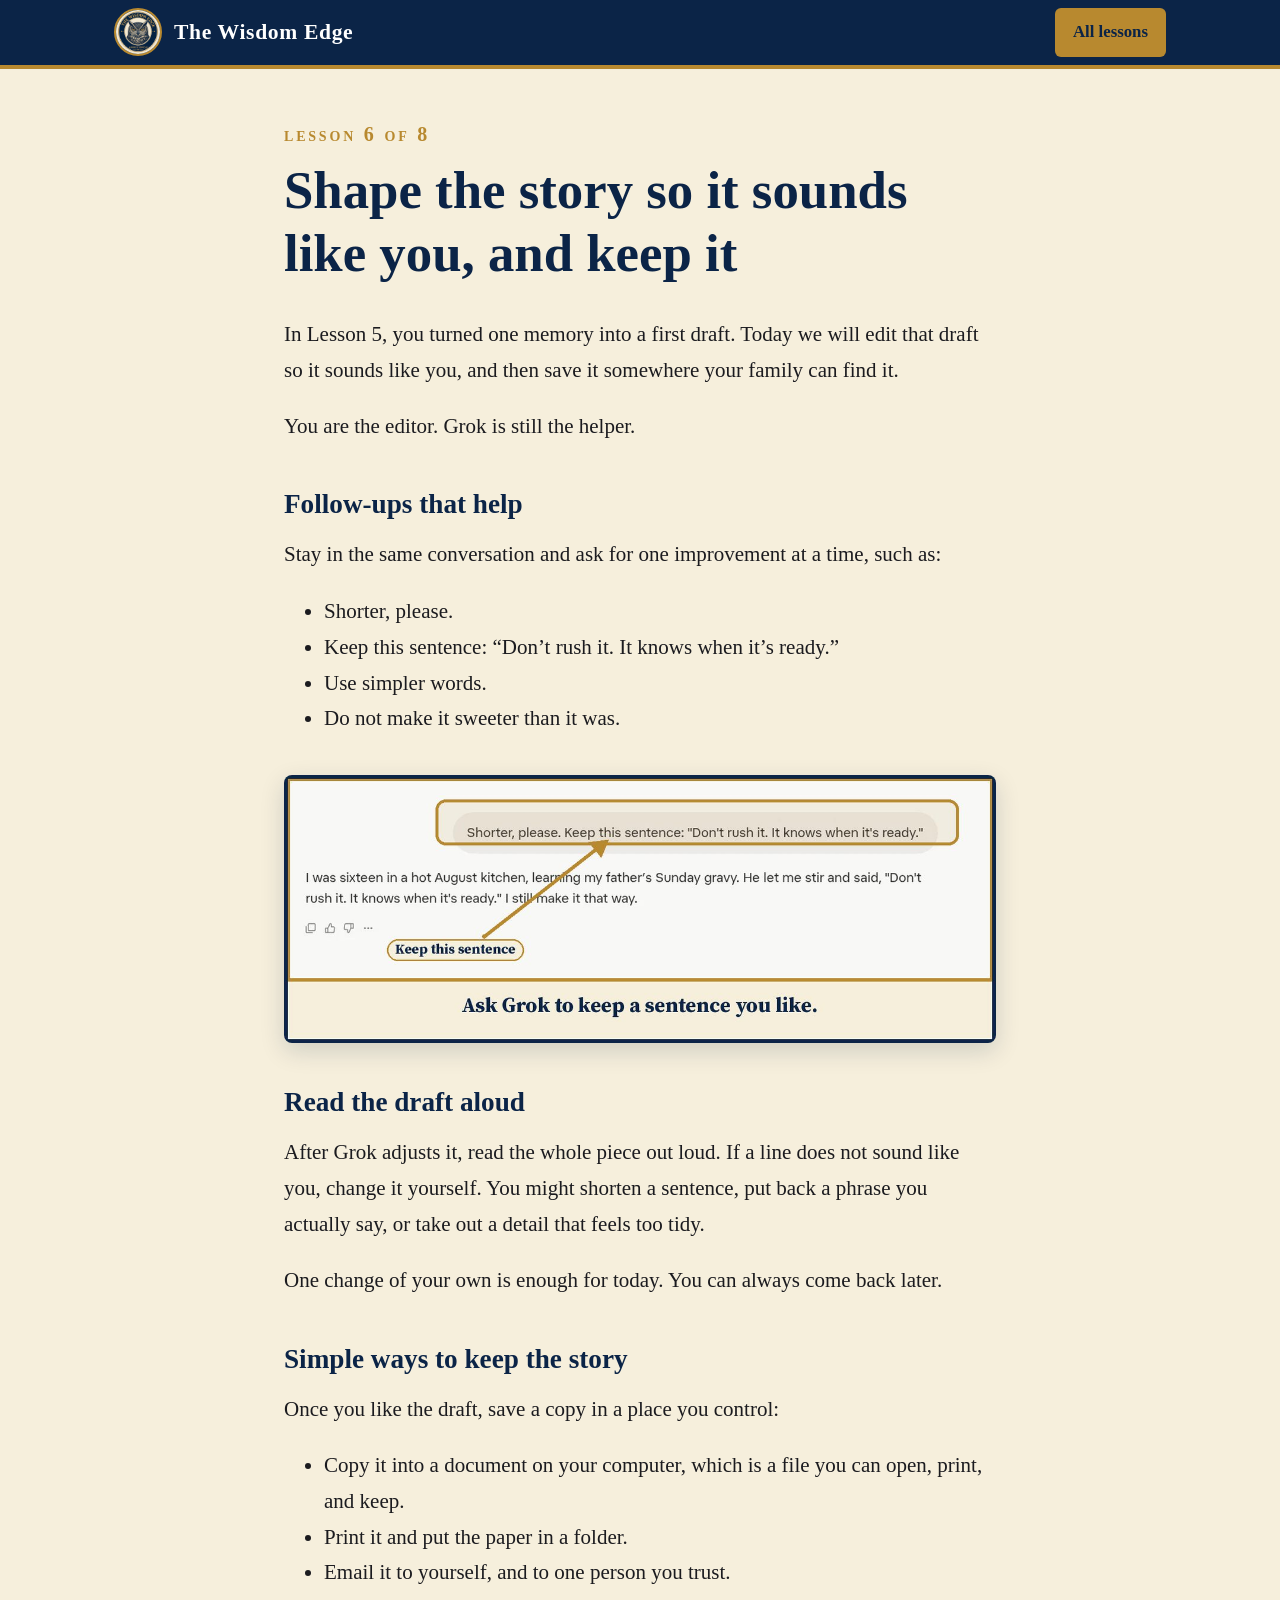
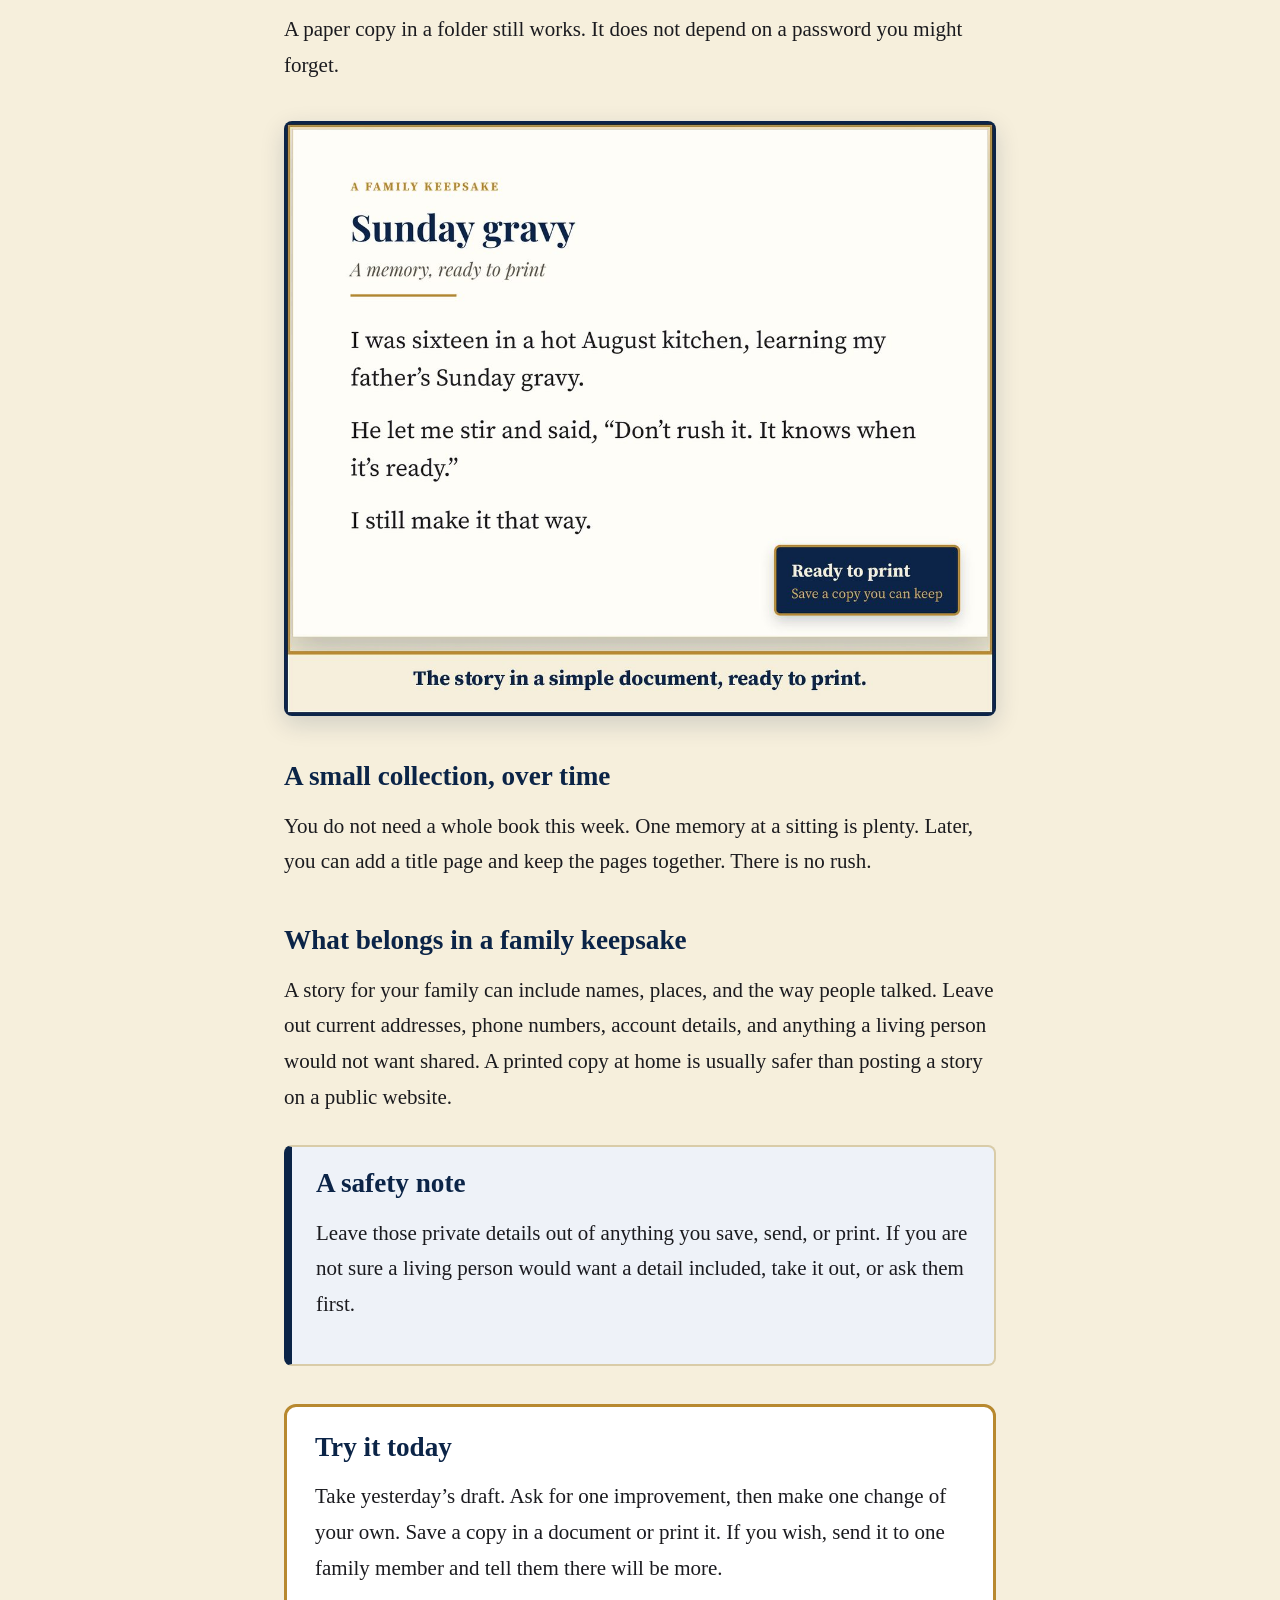
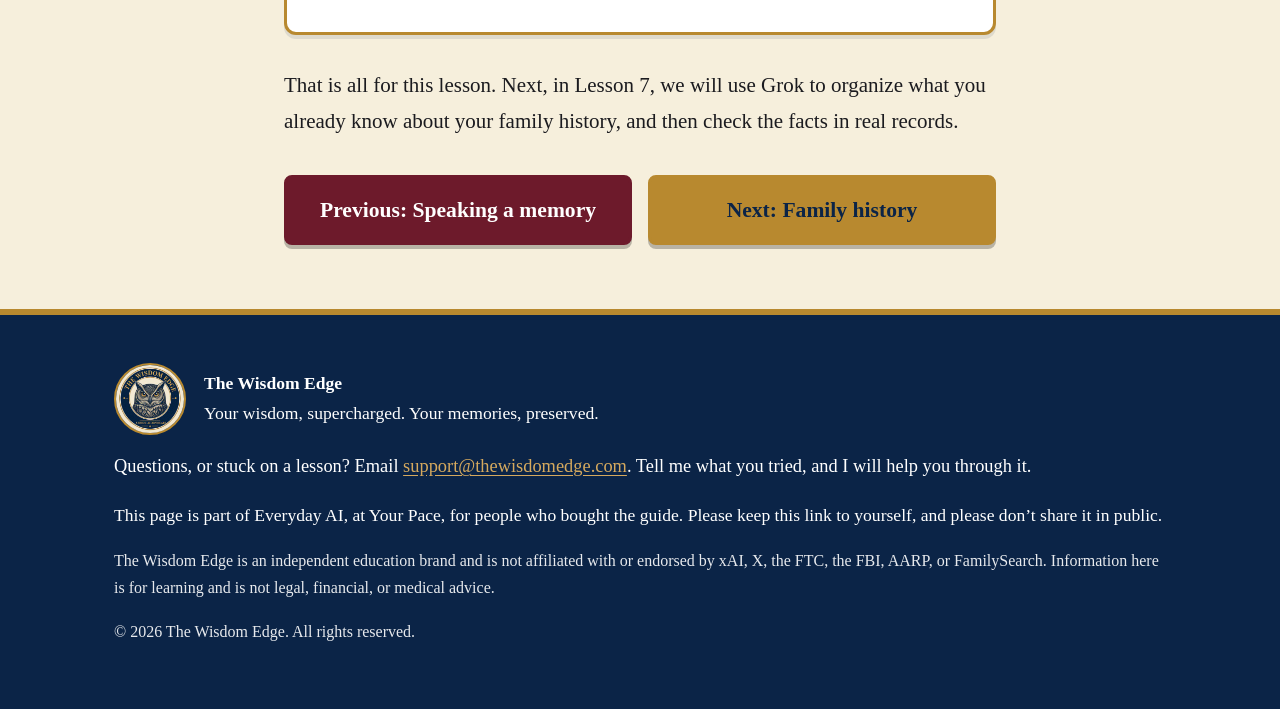
<file: course-mlxg8bto05/lesson-6/index.html>
<!DOCTYPE html>
<html lang="en">
<head>
<meta charset="utf-8">
<meta name="viewport" content="width=device-width, initial-scale=1">
<title>Lesson 6: Shape the story so it sounds like you, and keep it | Everyday AI, at Your Pace</title>
<meta name="description" content="Edit the draft, then save a copy your family can find.">
<meta name="robots" content="noindex, nofollow">
<meta name="theme-color" content="#0b2447">
<link rel="icon" href="../../favicon.png">
<link rel="stylesheet" href="../../style.css">
</head>
<body class="course">
<a class="skip" href="#main">Skip to main content</a>

<header class="topbar">
  <div class="wrap topbar-in">
    <a class="brand" href="../../" aria-label="The Wisdom Edge, home">
      <img src="../../assets/logo-small.jpg" width="48" height="48" alt="">
      <span>The Wisdom Edge</span>
    </a>
    <nav aria-label="Course">
      <a class="nav-cta" href="../">All lessons</a>
    </nav>
  </div>
</header>

<main id="main">

<section class="course-article" aria-labelledby="lesson-h">
  <div class="wrap narrow">
    <p class="eyebrow course-kicker">Lesson 6 of 8</p>
    <h1 id="lesson-h">Shape the story so it sounds like you, and keep it</h1>
    <p>In Lesson 5, you turned one memory into a first draft. Today we will edit that draft so it sounds like you, and then save it somewhere your family can find it.</p>
    <p>You are the editor. Grok is still the helper.</p>

    <h2>Follow-ups that help</h2>
    <p>Stay in the same conversation and ask for one improvement at a time, such as:</p>
    <ul>
      <li>Shorter, please.</li>
      <li>Keep this sentence: &ldquo;Don&rsquo;t rush it. It knows when it&rsquo;s ready.&rdquo;</li>
      <li>Use simpler words.</li>
      <li>Do not make it sweeter than it was.</li>
    </ul>
    <figure class="course-fig">
        <img src="../../img/course/lesson-06-shot-1.jpg" width="1200" height="452" alt="A short follow-up typed into Grok: Shorter, please. Keep this sentence: Don't rush it. It knows when it's ready. Caption: Ask Grok to keep a sentence you like.">
      </figure>

    <h2>Read the draft aloud</h2>
    <p>After Grok adjusts it, read the whole piece out loud. If a line does not sound like you, change it yourself. You might shorten a sentence, put back a phrase you actually say, or take out a detail that feels too tidy.</p>
    <p>One change of your own is enough for today. You can always come back later.</p>

    <h2>Simple ways to keep the story</h2>
    <p>Once you like the draft, save a copy in a place you control:</p>
    <ul>
      <li>Copy it into a document on your computer, which is a file you can open, print, and keep.</li>
      <li>Print it and put the paper in a folder.</li>
      <li>Email it to yourself, and to one person you trust.</li>
    </ul>
    <p>A paper copy in a folder still works. It does not depend on a password you might forget.</p>
    <figure class="course-fig">
        <img src="../../img/course/lesson-06-document.jpg" width="1200" height="1003" alt="A simple one-page document titled Sunday Gravy, August 1972, with the finished memory printed in large type, including the line Don't rush it. It knows when it's ready. Caption: The story in a simple document, ready to print.">
      </figure>

    <h2>A small collection, over time</h2>
    <p>You do not need a whole book this week. One memory at a sitting is plenty. Later, you can add a title page and keep the pages together. There is no rush.</p>

    <h2>What belongs in a family keepsake</h2>
    <p>A story for your family can include names, places, and the way people talked. Leave out current addresses, phone numbers, account details, and anything a living person would not want shared. A printed copy at home is usually safer than posting a story on a public website.</p>

    <div class="course-box course-safety">
      <h2>A safety note</h2>
      <p>Leave those private details out of anything you save, send, or print. If you are not sure a living person would want a detail included, take it out, or ask them first.</p>
    </div>

    <div class="course-try">
      <h2>Try it today</h2>
      <p>Take yesterday&rsquo;s draft. Ask for one improvement, then make one change of your own. Save a copy in a document or print it. If you wish, send it to one family member and tell them there will be more.</p>
    </div>
    <p class="course-next-note">That is all for this lesson. Next, in Lesson 7, we will use Grok to organize what you already know about your family history, and then check the facts in real records.</p>
    <nav class="course-pager" aria-label="Lesson"><a class="btn" href="../lesson-5/">Previous: Speaking a memory</a><a class="btn btn-gold" href="../lesson-7/">Next: Family history</a></nav>
  </div>
</section>

</main>

<footer class="footer">
  <div class="wrap">
    <div class="foot-brand">
      <img src="../../assets/logo-small.jpg" width="72" height="72" alt="The Wisdom Edge badge">
      <p><strong>The Wisdom Edge</strong><br>Your wisdom, supercharged. Your memories, preserved.</p>
    </div>
    <p class="course-help">Questions, or stuck on a lesson? Email <a href="mailto:support@thewisdomedge.com">support@thewisdomedge.com</a>. Tell me what you tried, and I will help you through it.</p>
    <p class="course-share">This page is part of Everyday AI, at Your Pace, for people who bought the guide. Please keep this link to yourself, and please don&rsquo;t share it in public.</p>
    <p class="small light">The Wisdom Edge is an independent education brand and is not affiliated with or endorsed by xAI, X, the FTC, the FBI, AARP, or FamilySearch. Information here is for learning and is not legal, financial, or medical advice.</p>
    <p class="small light">&copy; 2026 The Wisdom Edge. All rights reserved.</p>
  </div>
</footer>
</body>
</html>
</file>
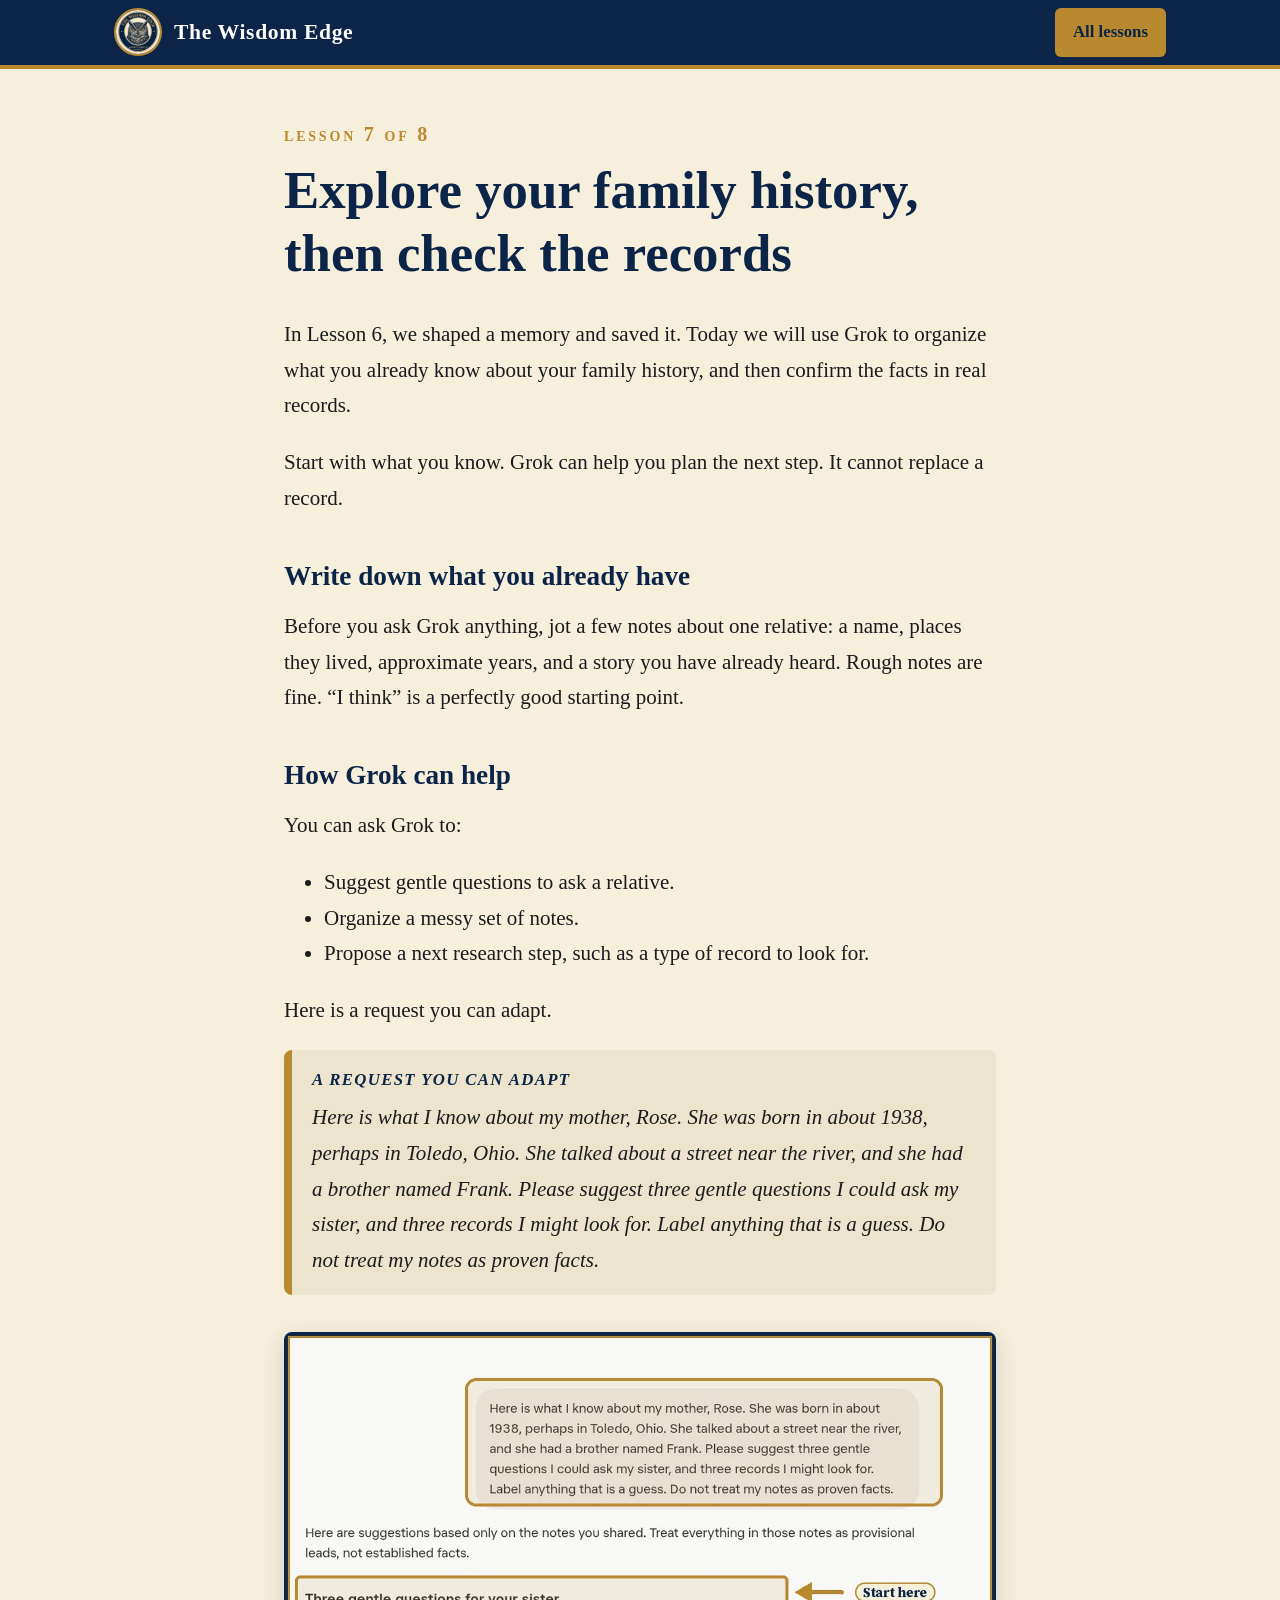
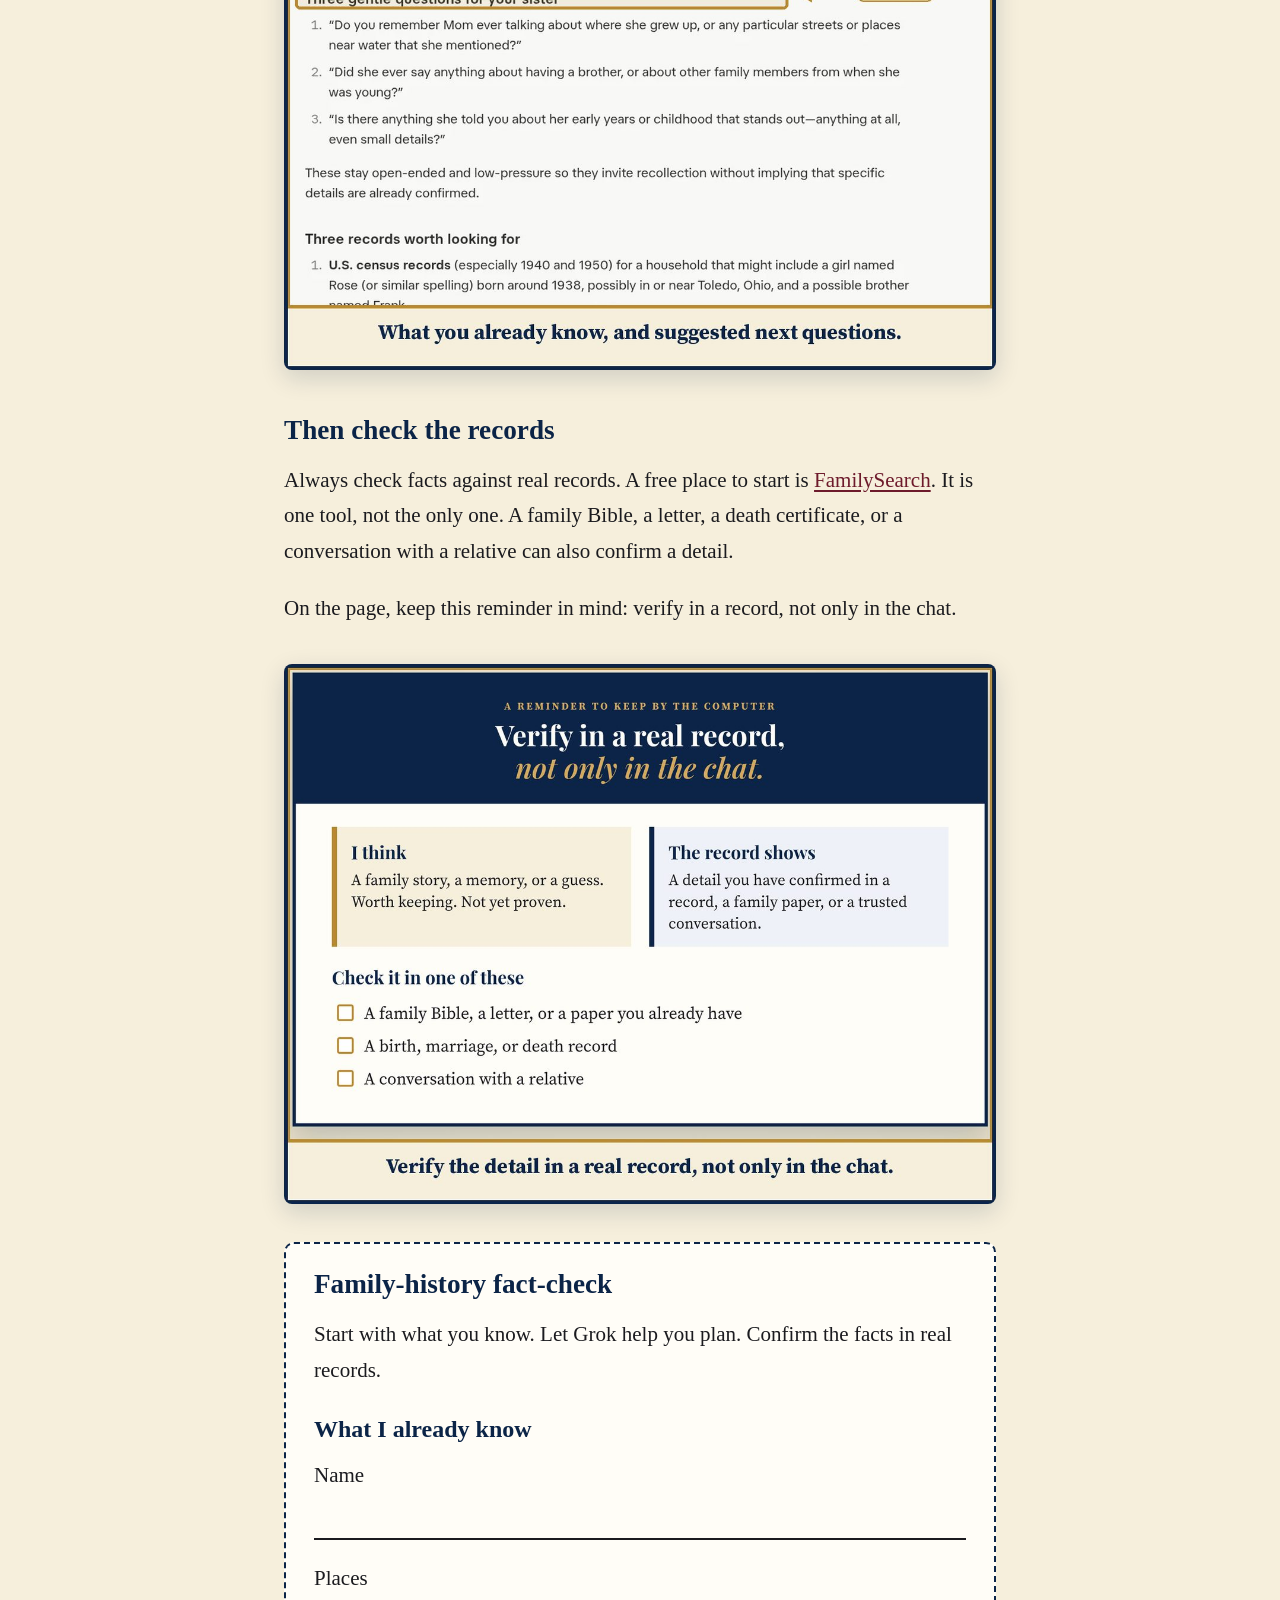
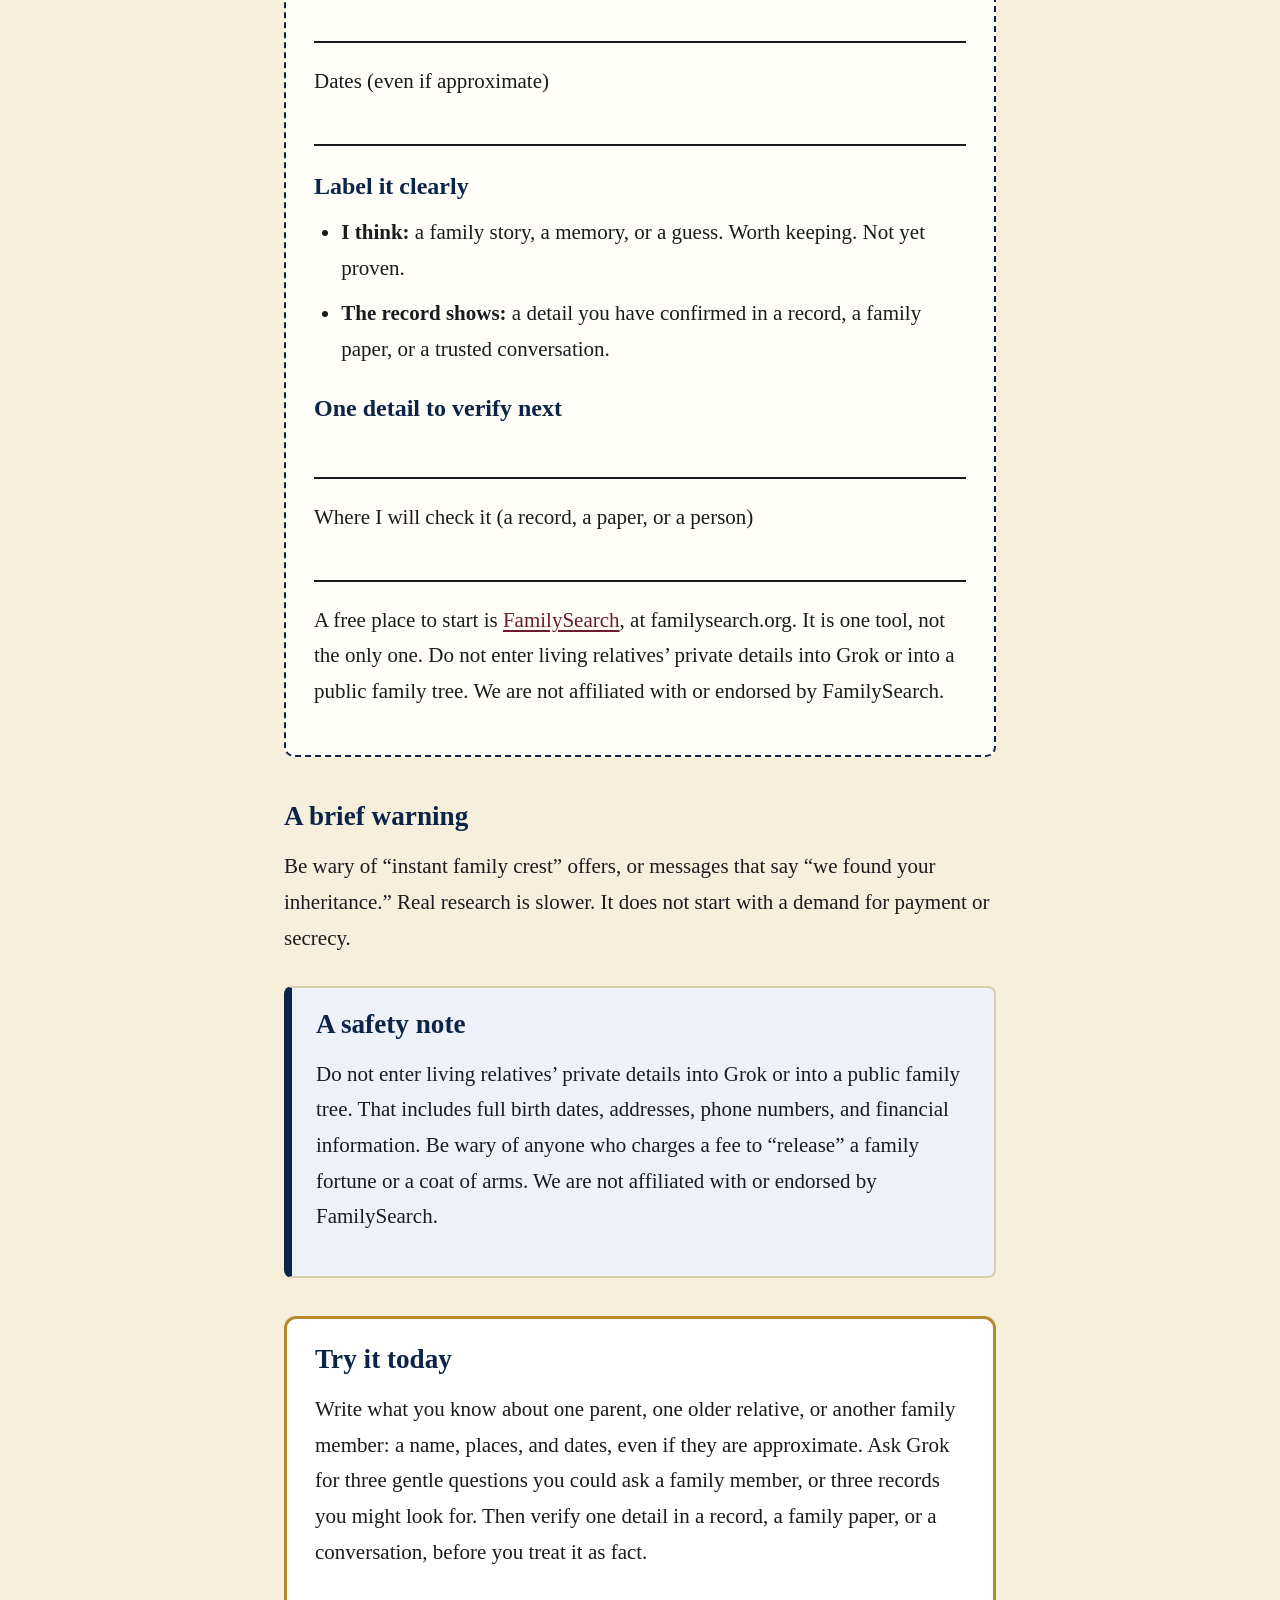
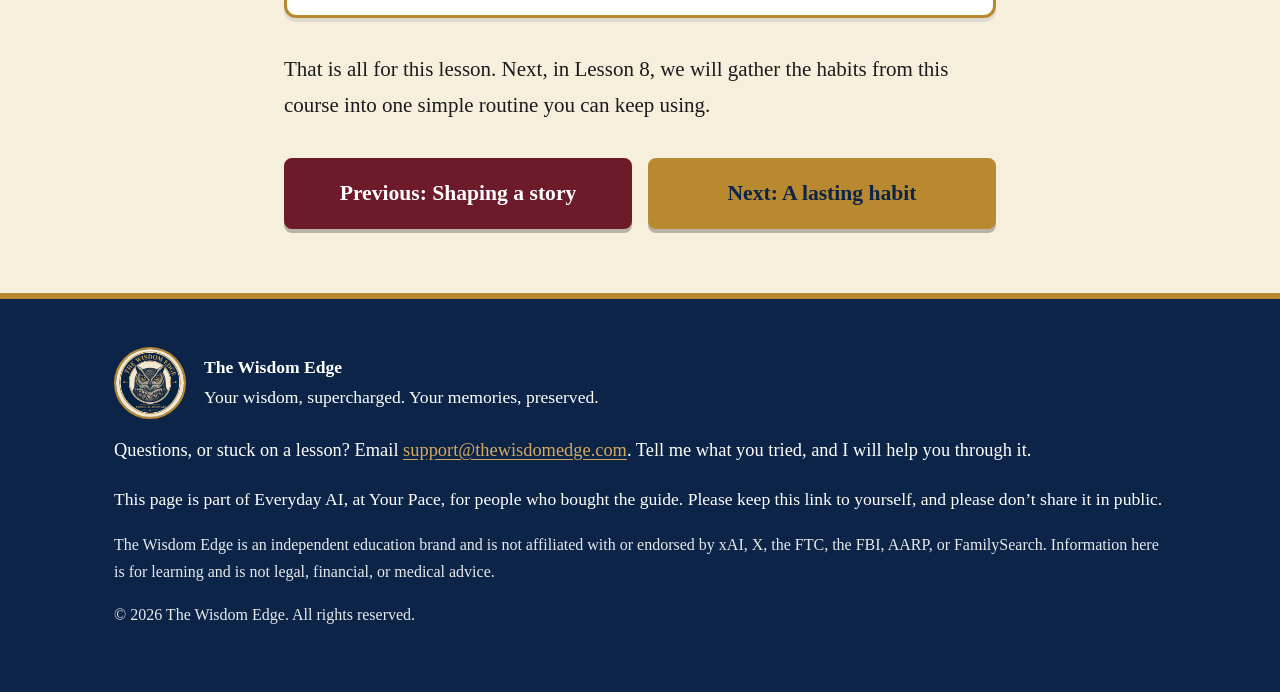
<file: course-mlxg8bto05/lesson-7/index.html>
<!DOCTYPE html>
<html lang="en">
<head>
<meta charset="utf-8">
<meta name="viewport" content="width=device-width, initial-scale=1">
<title>Lesson 7: Explore your family history, then check the records | Everyday AI, at Your Pace</title>
<meta name="description" content="Let Grok organize what you know, then confirm the facts in real records.">
<meta name="robots" content="noindex, nofollow">
<meta name="theme-color" content="#0b2447">
<link rel="icon" href="../../favicon.png">
<link rel="stylesheet" href="../../style.css">
</head>
<body class="course">
<a class="skip" href="#main">Skip to main content</a>

<header class="topbar">
  <div class="wrap topbar-in">
    <a class="brand" href="../../" aria-label="The Wisdom Edge, home">
      <img src="../../assets/logo-small.jpg" width="48" height="48" alt="">
      <span>The Wisdom Edge</span>
    </a>
    <nav aria-label="Course">
      <a class="nav-cta" href="../">All lessons</a>
    </nav>
  </div>
</header>

<main id="main">

<section class="course-article" aria-labelledby="lesson-h">
  <div class="wrap narrow">
    <p class="eyebrow course-kicker">Lesson 7 of 8</p>
    <h1 id="lesson-h">Explore your family history, then check the records</h1>
    <p>In Lesson 6, we shaped a memory and saved it. Today we will use Grok to organize what you already know about your family history, and then confirm the facts in real records.</p>
    <p>Start with what you know. Grok can help you plan the next step. It cannot replace a record.</p>

    <h2>Write down what you already have</h2>
    <p>Before you ask Grok anything, jot a few notes about one relative: a name, places they lived, approximate years, and a story you have already heard. Rough notes are fine. &ldquo;I think&rdquo; is a perfectly good starting point.</p>

    <h2>How Grok can help</h2>
    <p>You can ask Grok to:</p>
    <ul>
      <li>Suggest gentle questions to ask a relative.</li>
      <li>Organize a messy set of notes.</li>
      <li>Propose a next research step, such as a type of record to look for.</li>
    </ul>
    <p>Here is a request you can adapt.</p>
    <div class="course-ex">
      <p class="lbl">A request you can adapt</p>
      <p>Here is what I know about my mother, Rose. She was born in about 1938, perhaps in Toledo, Ohio. She talked about a street near the river, and she had a brother named Frank. Please suggest three gentle questions I could ask my sister, and three records I might look for. Label anything that is a guess. Do not treat my notes as proven facts.</p>
    </div>
    <figure class="course-fig">
        <img src="../../img/course/lesson-07-shot-1.jpg" width="1200" height="1075" alt="A Grok chat that starts with rough notes about a mother named Rose, born about 1938, perhaps in Toledo, then lists three gentle questions to ask a sister and three records to look for, with guesses clearly labeled. Caption: What you already know, and suggested next questions.">
      </figure>

    <h2>Then check the records</h2>
    <p>Always check facts against real records. A free place to start is <a href="https://www.familysearch.org">FamilySearch</a>. It is one tool, not the only one. A family Bible, a letter, a death certificate, or a conversation with a relative can also confirm a detail.</p>
    <p>On the page, keep this reminder in mind: verify in a record, not only in the chat.</p>
    <figure class="course-fig">
        <img src="../../img/course/lesson-07-verify.jpg" width="1200" height="910" alt="A reminder card that says Verify in a record, not only in the chat, with space to write I think versus The record shows, and a note that FamilySearch is one free place to start. Caption: Verify the detail in a real record, not only in the chat.">
      </figure>

    <div class="course-card" id="fact-check">
      <h2>Family-history fact-check</h2>
      <p>Start with what you know. Let Grok help you plan. Confirm the facts in real records.</p>
      <h3>What I already know</h3>
      <p style="margin-bottom:.2em">Name</p>
      <div class="line" aria-hidden="true"></div>
      <p style="margin-bottom:.2em">Places</p>
      <div class="line" aria-hidden="true"></div>
      <p style="margin-bottom:.2em">Dates (even if approximate)</p>
      <div class="line" aria-hidden="true"></div>
      <h3>Label it clearly</h3>
      <ul>
        <li><strong>I think:</strong> a family story, a memory, or a guess. Worth keeping. Not yet proven.</li>
        <li><strong>The record shows:</strong> a detail you have confirmed in a record, a family paper, or a trusted conversation.</li>
      </ul>
      <h3>One detail to verify next</h3>
      <div class="line" aria-hidden="true"></div>
      <p style="margin-bottom:.2em">Where I will check it (a record, a paper, or a person)</p>
      <div class="line" aria-hidden="true"></div>
      <p>A free place to start is <a href="https://www.familysearch.org">FamilySearch</a>, at familysearch.org. It is one tool, not the only one. Do not enter living relatives&rsquo; private details into Grok or into a public family tree. We are not affiliated with or endorsed by FamilySearch.</p>
    </div>

    <h2>A brief warning</h2>
    <p>Be wary of &ldquo;instant family crest&rdquo; offers, or messages that say &ldquo;we found your inheritance.&rdquo; Real research is slower. It does not start with a demand for payment or secrecy.</p>

    <div class="course-box course-safety">
      <h2>A safety note</h2>
      <p>Do not enter living relatives&rsquo; private details into Grok or into a public family tree. That includes full birth dates, addresses, phone numbers, and financial information. Be wary of anyone who charges a fee to &ldquo;release&rdquo; a family fortune or a coat of arms. We are not affiliated with or endorsed by FamilySearch.</p>
    </div>

    <div class="course-try">
      <h2>Try it today</h2>
      <p>Write what you know about one parent, one older relative, or another family member: a name, places, and dates, even if they are approximate. Ask Grok for three gentle questions you could ask a family member, or three records you might look for. Then verify one detail in a record, a family paper, or a conversation, before you treat it as fact.</p>
    </div>
    <p class="course-next-note">That is all for this lesson. Next, in Lesson 8, we will gather the habits from this course into one simple routine you can keep using.</p>
    <nav class="course-pager" aria-label="Lesson"><a class="btn" href="../lesson-6/">Previous: Shaping a story</a><a class="btn btn-gold" href="../lesson-8/">Next: A lasting habit</a></nav>
  </div>
</section>

</main>

<footer class="footer">
  <div class="wrap">
    <div class="foot-brand">
      <img src="../../assets/logo-small.jpg" width="72" height="72" alt="The Wisdom Edge badge">
      <p><strong>The Wisdom Edge</strong><br>Your wisdom, supercharged. Your memories, preserved.</p>
    </div>
    <p class="course-help">Questions, or stuck on a lesson? Email <a href="mailto:support@thewisdomedge.com">support@thewisdomedge.com</a>. Tell me what you tried, and I will help you through it.</p>
    <p class="course-share">This page is part of Everyday AI, at Your Pace, for people who bought the guide. Please keep this link to yourself, and please don&rsquo;t share it in public.</p>
    <p class="small light">The Wisdom Edge is an independent education brand and is not affiliated with or endorsed by xAI, X, the FTC, the FBI, AARP, or FamilySearch. Information here is for learning and is not legal, financial, or medical advice.</p>
    <p class="small light">&copy; 2026 The Wisdom Edge. All rights reserved.</p>
  </div>
</footer>
</body>
</html>
</file>
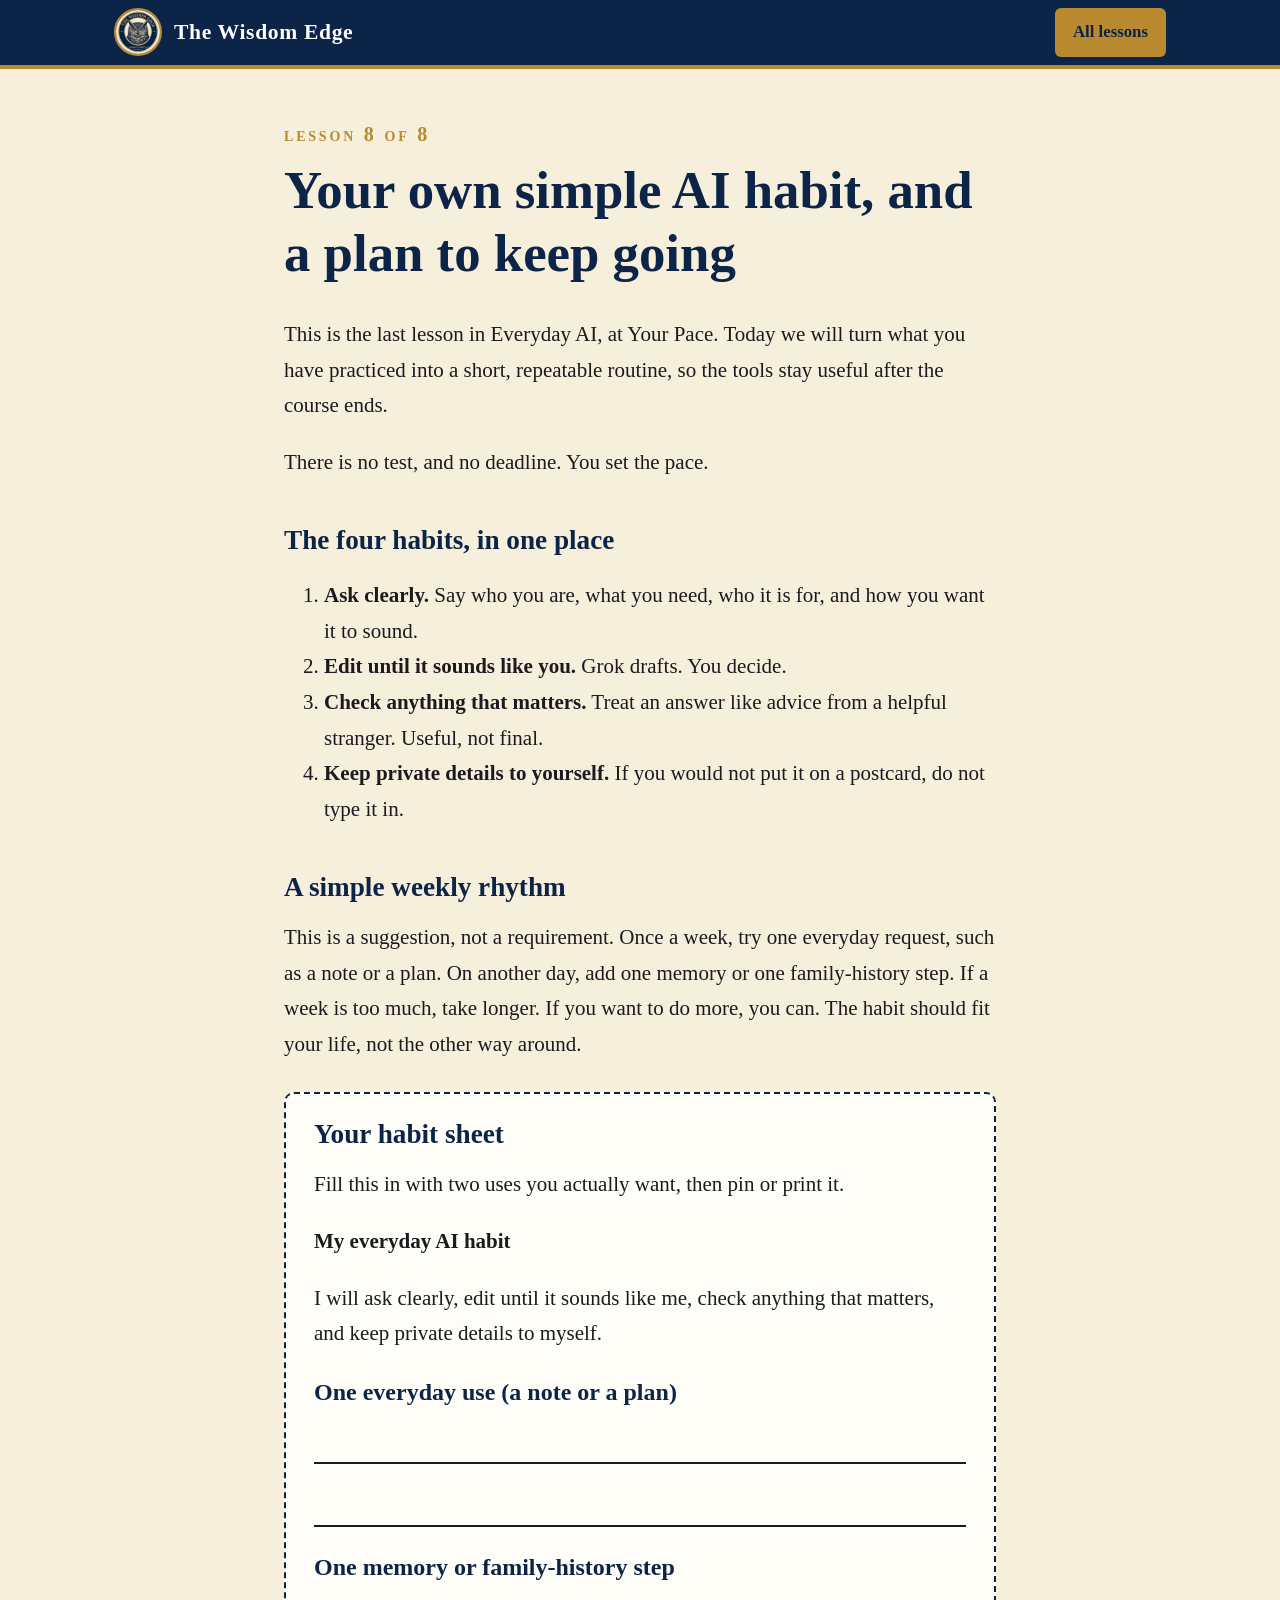
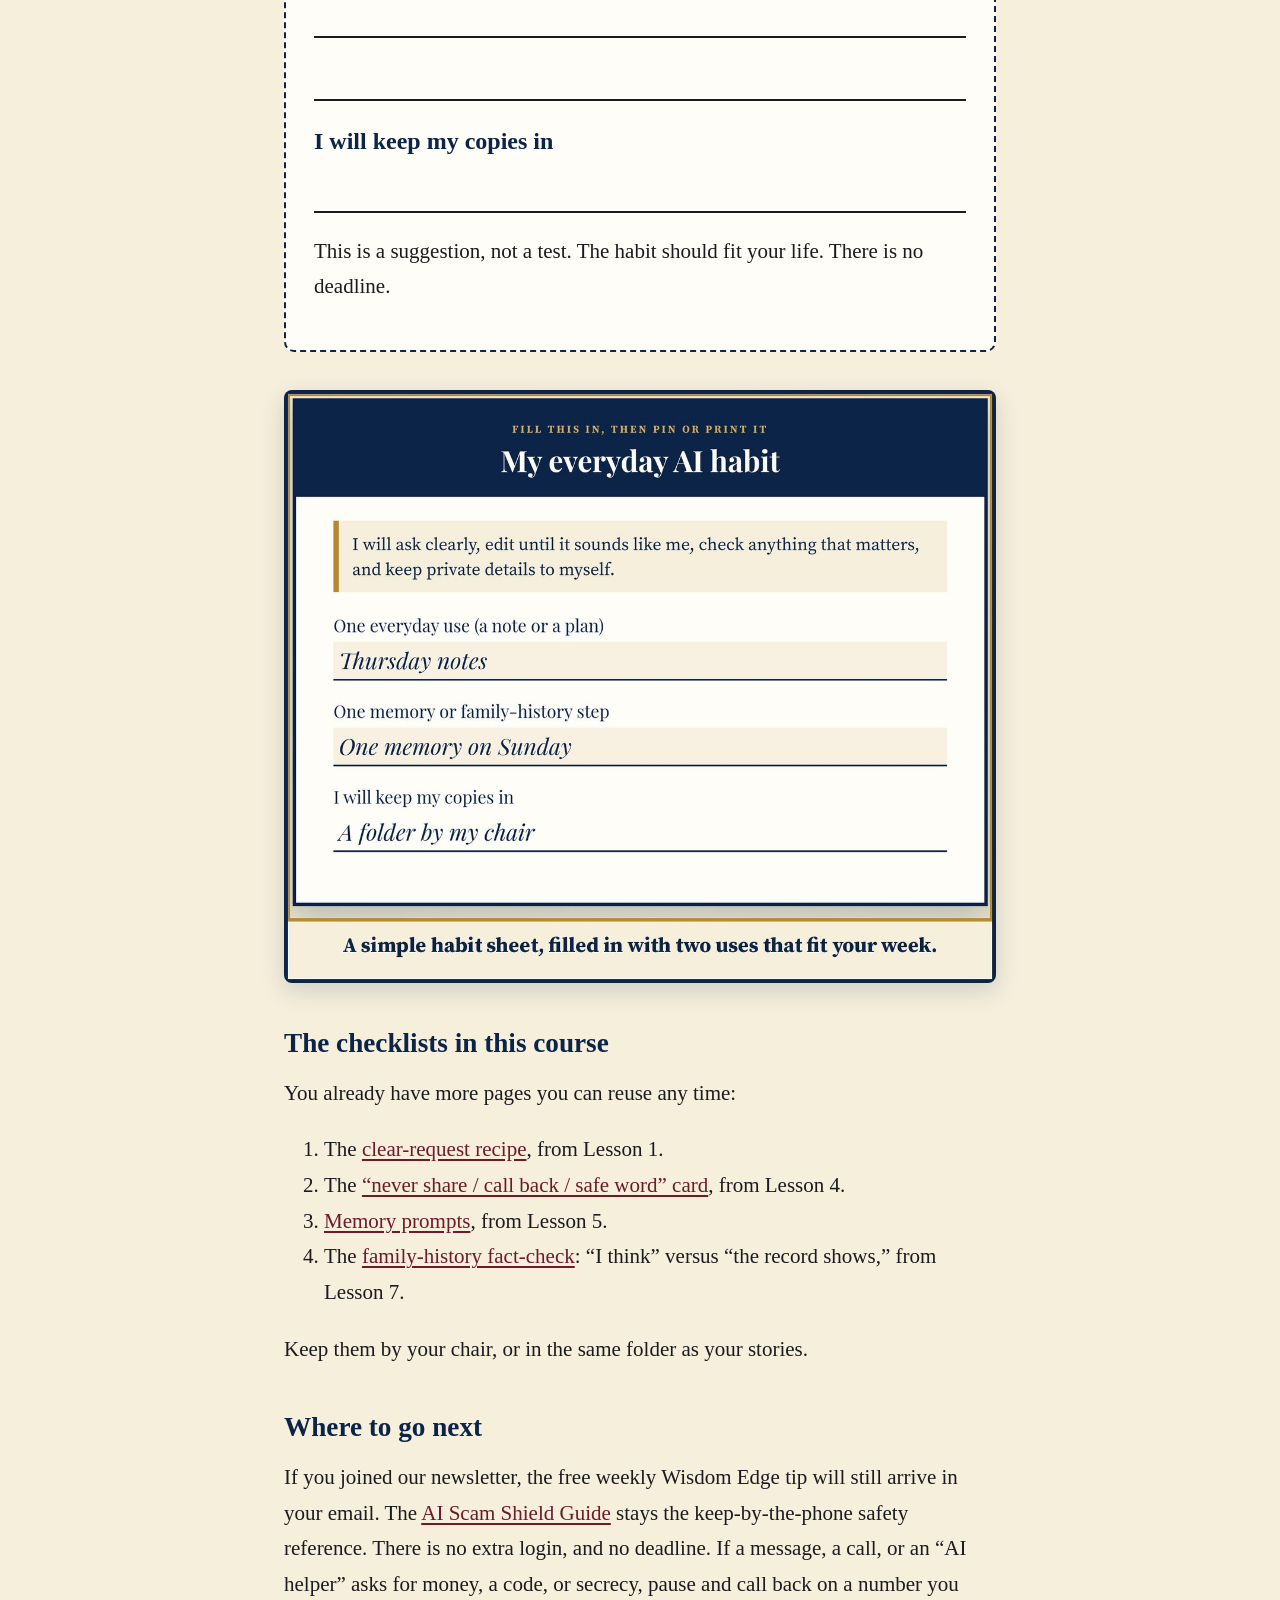
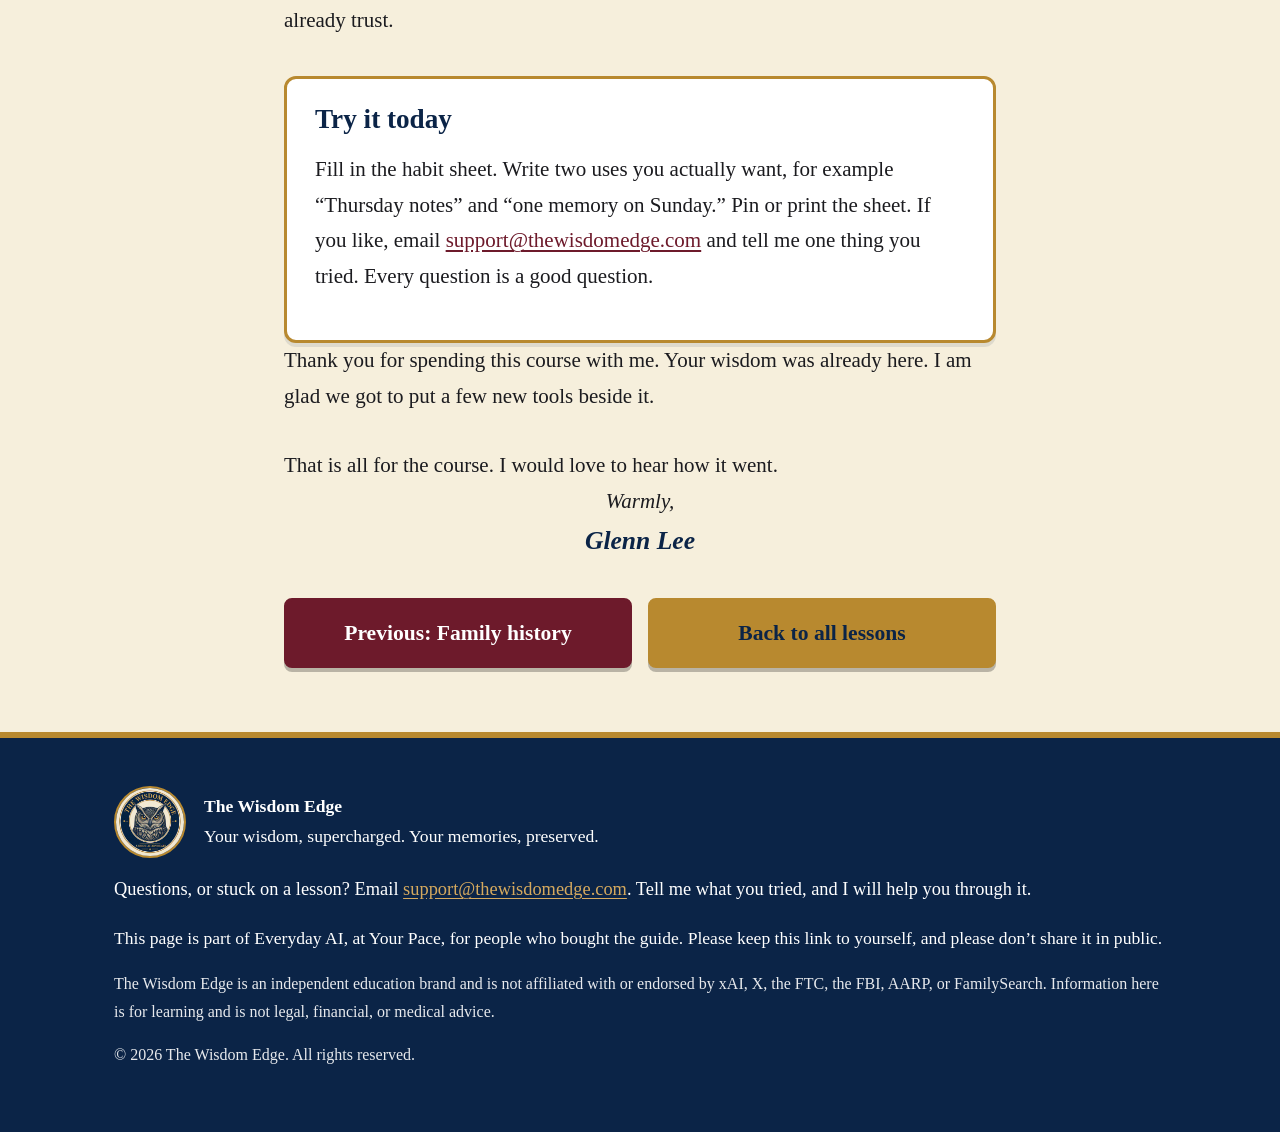
<file: course-mlxg8bto05/lesson-8/index.html>
<!DOCTYPE html>
<html lang="en">
<head>
<meta charset="utf-8">
<meta name="viewport" content="width=device-width, initial-scale=1">
<title>Lesson 8: Your own simple AI habit, and a plan to keep going | Everyday AI, at Your Pace</title>
<meta name="description" content="A short weekly rhythm, plus a habit sheet to keep by your chair.">
<meta name="robots" content="noindex, nofollow">
<meta name="theme-color" content="#0b2447">
<link rel="icon" href="../../favicon.png">
<link rel="stylesheet" href="../../style.css">
</head>
<body class="course">
<a class="skip" href="#main">Skip to main content</a>

<header class="topbar">
  <div class="wrap topbar-in">
    <a class="brand" href="../../" aria-label="The Wisdom Edge, home">
      <img src="../../assets/logo-small.jpg" width="48" height="48" alt="">
      <span>The Wisdom Edge</span>
    </a>
    <nav aria-label="Course">
      <a class="nav-cta" href="../">All lessons</a>
    </nav>
  </div>
</header>

<main id="main">

<section class="course-article" aria-labelledby="lesson-h">
  <div class="wrap narrow">
    <p class="eyebrow course-kicker">Lesson 8 of 8</p>
    <h1 id="lesson-h">Your own simple AI habit, and a plan to keep going</h1>
    <p>This is the last lesson in Everyday AI, at Your Pace. Today we will turn what you have practiced into a short, repeatable routine, so the tools stay useful after the course ends.</p>
    <p>There is no test, and no deadline. You set the pace.</p>

    <h2>The four habits, in one place</h2>
    <ol>
      <li><strong>Ask clearly.</strong> Say who you are, what you need, who it is for, and how you want it to sound.</li>
      <li><strong>Edit until it sounds like you.</strong> Grok drafts. You decide.</li>
      <li><strong>Check anything that matters.</strong> Treat an answer like advice from a helpful stranger. Useful, not final.</li>
      <li><strong>Keep private details to yourself.</strong> If you would not put it on a postcard, do not type it in.</li>
    </ol>

    <h2>A simple weekly rhythm</h2>
    <p>This is a suggestion, not a requirement. Once a week, try one everyday request, such as a note or a plan. On another day, add one memory or one family-history step. If a week is too much, take longer. If you want to do more, you can. The habit should fit your life, not the other way around.</p>

    <div class="course-card" id="habit-sheet">
      <h2>Your habit sheet</h2>
      <p>Fill this in with two uses you actually want, then pin or print it.</p>
      <p><strong>My everyday AI habit</strong></p>
      <p>I will ask clearly, edit until it sounds like me, check anything that matters, and keep private details to myself.</p>
      <h3>One everyday use (a note or a plan)</h3>
      <div class="line" aria-hidden="true"></div>
      <div class="line" aria-hidden="true"></div>
      <h3>One memory or family-history step</h3>
      <div class="line" aria-hidden="true"></div>
      <div class="line" aria-hidden="true"></div>
      <h3>I will keep my copies in</h3>
      <div class="line" aria-hidden="true"></div>
      <p>This is a suggestion, not a test. The habit should fit your life. There is no deadline.</p>
    </div>
    <figure class="course-fig">
        <img src="../../img/course/lesson-08-habit.jpg" width="1200" height="1000" alt="A filled-in habit sheet titled My everyday AI habit, with Thursday notes and one memory on Sunday written in, and copies kept in a folder by the chair and in email. Caption: A simple habit sheet, filled in with two uses that fit your week.">
      </figure>

    <h2>The checklists in this course</h2>
    <p>You already have more pages you can reuse any time:</p>
    <ol>
      <li>The <a href="../lesson-1/#recipe">clear-request recipe</a>, from Lesson 1.</li>
      <li>The <a href="../lesson-4/#privacy-card">&ldquo;never share / call back / safe word&rdquo; card</a>, from Lesson 4.</li>
      <li><a href="../lesson-5/#memory-prompts">Memory prompts</a>, from Lesson 5.</li>
      <li>The <a href="../lesson-7/#fact-check">family-history fact-check</a>: &ldquo;I think&rdquo; versus &ldquo;the record shows,&rdquo; from Lesson 7.</li>
    </ol>
    <p>Keep them by your chair, or in the same folder as your stories.</p>

    <h2>Where to go next</h2>
    <p>If you joined our newsletter, the free weekly Wisdom Edge tip will still arrive in your email. The <a href="https://thewisdomedge.com/scam-shield/">AI Scam Shield Guide</a> stays the keep-by-the-phone safety reference. There is no extra login, and no deadline. If a message, a call, or an &ldquo;AI helper&rdquo; asks for money, a code, or secrecy, pause and call back on a number you already trust.</p>

    <div class="course-try">
      <h2>Try it today</h2>
      <p>Fill in the habit sheet. Write two uses you actually want, for example &ldquo;Thursday notes&rdquo; and &ldquo;one memory on Sunday.&rdquo; Pin or print the sheet. If you like, email <a href="mailto:support@thewisdomedge.com">support@thewisdomedge.com</a> and tell me one thing you tried. Every question is a good question.</p>
    </div>
    <p>Thank you for spending this course with me. Your wisdom was already here. I am glad we got to put a few new tools beside it.</p>
    <p class="course-next-note">That is all for the course. I would love to hear how it went.</p>
    <p class="signoff">Warmly,<br><span>Glenn Lee</span></p>
    <nav class="course-pager" aria-label="Lesson"><a class="btn" href="../lesson-7/">Previous: Family history</a><a class="btn btn-gold" href="../">Back to all lessons</a></nav>
  </div>
</section>

</main>

<footer class="footer">
  <div class="wrap">
    <div class="foot-brand">
      <img src="../../assets/logo-small.jpg" width="72" height="72" alt="The Wisdom Edge badge">
      <p><strong>The Wisdom Edge</strong><br>Your wisdom, supercharged. Your memories, preserved.</p>
    </div>
    <p class="course-help">Questions, or stuck on a lesson? Email <a href="mailto:support@thewisdomedge.com">support@thewisdomedge.com</a>. Tell me what you tried, and I will help you through it.</p>
    <p class="course-share">This page is part of Everyday AI, at Your Pace, for people who bought the guide. Please keep this link to yourself, and please don&rsquo;t share it in public.</p>
    <p class="small light">The Wisdom Edge is an independent education brand and is not affiliated with or endorsed by xAI, X, the FTC, the FBI, AARP, or FamilySearch. Information here is for learning and is not legal, financial, or medical advice.</p>
    <p class="small light">&copy; 2026 The Wisdom Edge. All rights reserved.</p>
  </div>
</footer>
</body>
</html>
</file>
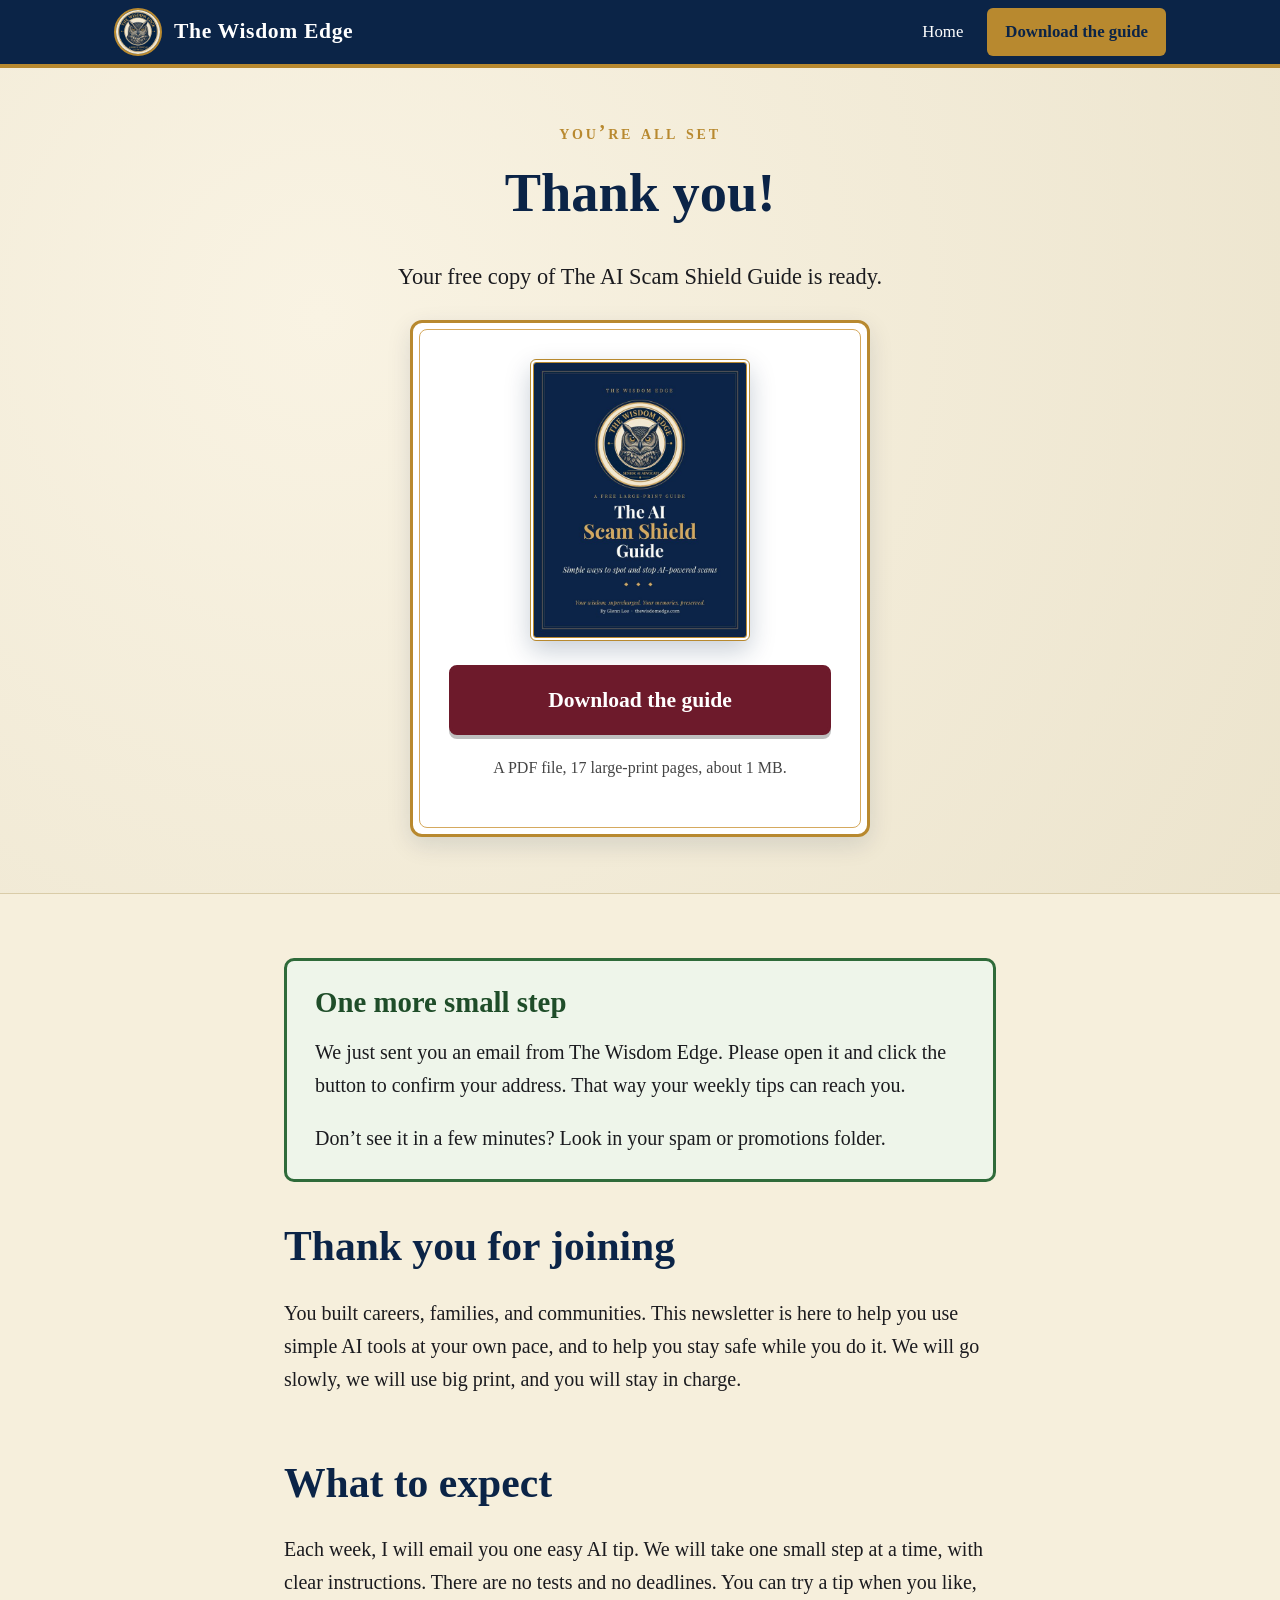
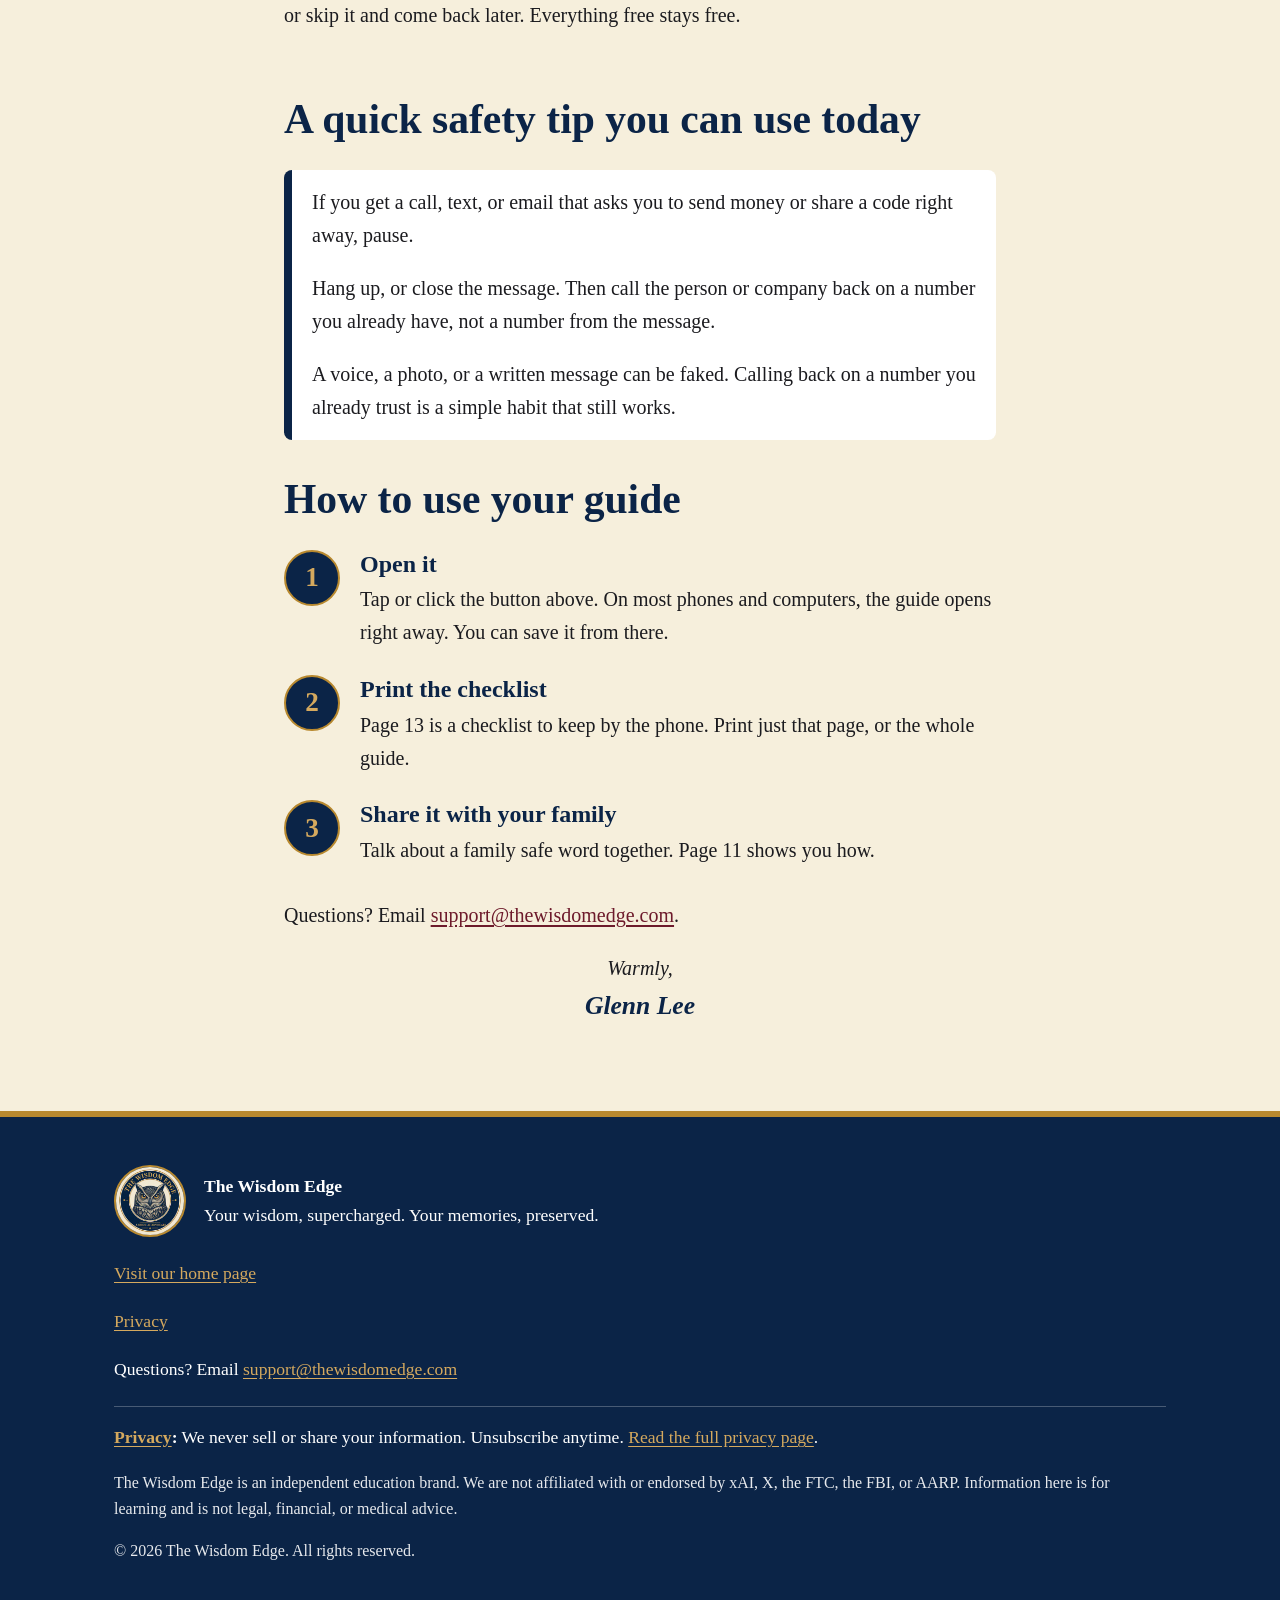
<file: scam-shield/thanks/index.html>
<!DOCTYPE html>
<html lang="en">
<head>
<meta charset="utf-8">
<meta name="viewport" content="width=device-width, initial-scale=1">
<title>Your AI Scam Shield Guide is ready | The Wisdom Edge</title>
<meta name="robots" content="noindex, nofollow">
<meta name="theme-color" content="#0b2447">
<link rel="icon" href="../../favicon.png">
<link rel="stylesheet" href="../../style.css">
<!-- Meta Pixel Code -->
<script>
!function(f,b,e,v,n,t,s)
{if(f.fbq)return;n=f.fbq=function(){n.callMethod?
n.callMethod.apply(n,arguments):n.queue.push(arguments)};
if(!f._fbq)f._fbq=n;n.push=n;n.loaded=!0;n.version='2.0';
n.queue=[];t=b.createElement(e);t.async=!0;
t.src=v;s=b.getElementsByTagName(e)[0];
s.parentNode.insertBefore(t,s)}(window, document,'script',
'https://connect.facebook.net/en_US/fbevents.js');
fbq('init', '1197254199399345');
fbq('track', 'PageView');
</script>
<noscript><img height="1" width="1" style="display:none"
src="https://www.facebook.com/tr?id=1197254199399345&ev=PageView&noscript=1"
/></noscript>
<!-- End Meta Pixel Code -->
</head>
<body class="ss">
<a class="skip" href="#main">Skip to main content</a>

<header class="topbar">
  <div class="wrap topbar-in">
    <a class="brand" href="../../" aria-label="The Wisdom Edge, home">
      <img src="../../assets/logo-small.jpg" width="48" height="48" alt="">
      <span>The Wisdom Edge</span>
    </a>
    <nav aria-label="Main">
      <a href="../../">Home</a>
      <a class="nav-cta" href="#download">Download the guide</a>
    </nav>
  </div>
</header>

<main id="main">

<section class="hero ss-hero ss-thanks" aria-labelledby="thanks-h">
  <div class="wrap narrow center">
    <p class="eyebrow">You&rsquo;re all set</p>
    <h1 id="thanks-h">Thank you<span id="thanks-name"></span>!</h1>
    <p class="lead">Your free copy of The AI Scam Shield Guide is ready.</p>

    <div class="card ss-download" id="download">
      <img class="ss-cover-sm" src="../../img/scam-shield/guide-cover.jpg" width="600" height="776" alt="Cover of The AI Scam Shield Guide.">
      <p><a class="btn btn-block" href="../../downloads/ai-scam-shield-guide.pdf" download="The-AI-Scam-Shield-Guide.pdf">Download the guide</a></p>
      <p class="small">A PDF file, 17 large-print pages, about 1 MB.</p>
    </div>
  </div>
</section>

<section class="ss-next" aria-labelledby="next-h">
  <div class="wrap narrow">
    <div class="ss-confirm" id="confirm-step">
      <h2 id="next-h">One more small step</h2>
      <p>We just sent you an email from The Wisdom Edge. Please open it and click the button to confirm your address. That way your weekly tips can reach you.</p>
      <p>Don&rsquo;t see it in a few minutes? Look in your spam or promotions folder.</p>
    </div>
    <div class="ss-confirm ss-confirmed" id="confirmed-step" hidden>
      <h2>Your email is confirmed</h2>
      <p>Thank you. Your first weekly tip will arrive soon. You can download your guide any time from this page.</p>
    </div>

    <div class="ss-welcome">
      <h2>Thank you for joining</h2>
      <p>You built careers, families, and communities. This newsletter is here to help you use simple AI tools at your own pace, and to help you stay safe while you do it. We will go slowly, we will use big print, and you will stay in charge.</p>

      <h2>What to expect</h2>
      <p>Each week, I will email you one easy AI tip. We will take one small step at a time, with clear instructions. There are no tests and no deadlines. You can try a tip when you like, or skip it and come back later. Everything free stays free.</p>

      <h2>A quick safety tip you can use today</h2>
      <div class="ss-fact">
        <p>If you get a call, text, or email that asks you to send money or share a code right away, pause.</p>
        <p>Hang up, or close the message. Then call the person or company back on a number you already have, not a number from the message.</p>
        <p>A voice, a photo, or a written message can be faked. Calling back on a number you already trust is a simple habit that still works.</p>
      </div>
    </div>

    <h2>How to use your guide</h2>
    <ol class="steps">
      <li><span class="step-n" aria-hidden="true">1</span><div><h3>Open it</h3><p>Tap or click the button above. On most phones and computers, the guide opens right away. You can save it from there.</p></div></li>
      <li><span class="step-n" aria-hidden="true">2</span><div><h3>Print the checklist</h3><p>Page 13 is a checklist to keep by the phone. Print just that page, or the whole guide.</p></div></li>
      <li><span class="step-n" aria-hidden="true">3</span><div><h3>Share it with your family</h3><p>Talk about a family safe word together. Page 11 shows you how.</p></div></li>
    </ol>
    <p>Questions? Email <a href="mailto:support@thewisdomedge.com">support@thewisdomedge.com</a>.</p>
    <p class="signoff">Warmly,<br><span>Glenn Lee</span></p>
  </div>
</section>

</main>

<footer class="footer">
  <div class="wrap">
    <div class="foot-brand">
      <img src="../../assets/logo-small.jpg" width="72" height="72" alt="The Wisdom Edge badge">
      <p><strong>The Wisdom Edge</strong><br>Your wisdom, supercharged. Your memories, preserved.</p>
    </div>
    <ul class="foot-links">
      <li><a href="../../">Visit our home page</a></li>
      <li><a href="../../privacy/">Privacy</a></li>
      <li>Questions? Email <a href="mailto:support@thewisdomedge.com">support@thewisdomedge.com</a></li>
    </ul>
    <p class="privacy"><strong><a href="../../privacy/">Privacy</a>:</strong> We never sell or share your information. Unsubscribe anytime. <a href="../../privacy/">Read the full privacy page</a>.</p>
    <p class="small light">The Wisdom Edge is an independent education brand. We are not affiliated with or endorsed by xAI, X, the FTC, the FBI, or AARP. Information here is for learning and is not legal, financial, or medical advice.</p>
    <p class="small light">&copy; 2026 The Wisdom Edge. All rights reserved.</p>
  </div>
</footer>

<script>
(function () {
  // Kit's confirmation email can send people back here with ?confirmed=1
  if (/[?&]confirmed=1\b/.test(window.location.search)) {
    document.getElementById('confirm-step').hidden = true;
    document.getElementById('confirmed-step').hidden = false;
    // Count a confirmed sign-up once per browser session. No name or email is sent to Meta.
    try {
      if (!sessionStorage.getItem('we_meta_lead') && typeof fbq === 'function') {
        fbq('track', 'Lead');
        sessionStorage.setItem('we_meta_lead', '1');
      }
    } catch (e) {}
  }
  var name = '';
  try { name = sessionStorage.getItem('ss_first_name') || ''; } catch (e) {}
  if (name) document.getElementById('thanks-name').textContent = ', ' + name;
})();
</script>
</body>
</html>
</file>
<file: style.css>
:root{
  --cream:#f6efdc; --parch:#ece4cd; --navy:#0b2447; --navy2:#12335f; --burg:#6d1a2b; --gold:#b8892f; --gold-l:#d5a95e; --ink:#1b1b1f;
}
*{box-sizing:border-box}
html{scroll-behavior:smooth;-webkit-text-size-adjust:100%}
body{margin:0;background:var(--cream);color:var(--ink);font-family:Georgia,"Iowan Old Style","Palatino Linotype",Palatino,"Times New Roman",serif;font-size:1.25rem;line-height:1.65}
img{max-width:100%;height:auto;display:block}
.wrap{max-width:1100px;margin:0 auto;padding:0 24px}
.narrow{max-width:760px}
.center{text-align:center}
h1,h2,h3{font-family:Georgia,"Iowan Old Style",Palatino,serif;color:var(--navy);line-height:1.2;margin:0 0 .6em}
h1{font-size:clamp(2.1rem,5vw,3.3rem)}
h1 span{color:var(--burg);font-style:italic}
h2{font-size:clamp(1.9rem,4vw,2.6rem)}
h3{font-size:1.5rem}
p{margin:0 0 1em}
a{color:var(--burg);text-underline-offset:3px}
a:hover{color:var(--navy)}
:focus-visible{outline:4px solid var(--gold);outline-offset:3px;border-radius:4px}
.skip{position:absolute;left:-999px;top:8px;background:var(--navy);color:#fff;padding:12px 18px;z-index:100}
.skip:focus{left:8px}
.small{font-size:1rem;color:#444}
.light{color:inherit;opacity:.9}
.sub{font-size:1.3rem;margin-bottom:2rem;color:#333}
.eyebrow{font-variant:small-caps;letter-spacing:.14em;font-weight:bold;color:var(--gold);font-size:1.25rem;margin:0 0 .6em;text-transform:lowercase}
.eyebrow.gold{color:var(--gold-l)}

/* top bar */
.topbar{background:var(--navy);border-bottom:4px solid var(--gold);position:sticky;top:0;z-index:50}
.topbar-in{display:flex;align-items:center;justify-content:space-between;gap:16px;padding-top:8px;padding-bottom:8px;flex-wrap:wrap}
.brand{display:flex;align-items:center;gap:12px;color:#fff;text-decoration:none;font-size:1.35rem;font-weight:bold;letter-spacing:.03em}
.brand img{border-radius:50%;border:2px solid var(--gold)}
.topbar nav{display:flex;gap:6px 22px;align-items:center;flex-wrap:wrap}
.topbar nav a{color:#fff;text-decoration:none;font-size:1.05rem;padding:8px 2px}
.topbar nav a:hover{color:var(--gold-l);text-decoration:underline}
.topbar nav .nav-cta{background:var(--gold);color:var(--navy);padding:10px 18px;border-radius:6px;font-weight:bold}
.topbar nav .nav-cta:hover{background:var(--gold-l);color:var(--navy);text-decoration:none}

/* buttons */
.btn{display:inline-block;background:var(--burg);color:#fff;font:bold 1.35rem Georgia,serif;padding:18px 34px;border:3px solid var(--burg);border-radius:8px;text-decoration:none;cursor:pointer;box-shadow:0 4px 0 rgba(0,0,0,.25);text-align:center;line-height:1.3}
.btn:hover{background:#561523;color:#fff}
.btn:active{transform:translateY(2px);box-shadow:0 2px 0 rgba(0,0,0,.25)}
.btn-block{display:block;width:100%}
.btn-gold{background:var(--gold);border-color:var(--gold);color:var(--navy)}
.btn-gold:hover{background:var(--gold-l);color:var(--navy)}

/* hero */
.hero{background:radial-gradient(circle at 25% 30%,#f9f3e3 0,var(--parch) 100%);padding:56px 0 48px;border-bottom:1px solid #d9cca8}
.hero-in{display:grid;grid-template-columns:320px 1fr;gap:48px;align-items:center}
.hero-logo{width:320px;height:320px;border-radius:50%;box-shadow:0 10px 30px rgba(11,36,71,.25)}
.lead{font-size:1.4rem}

.banner{background:var(--cream);padding:40px 0 0}
.banner img{width:100%;border:4px double var(--gold);border-radius:6px;background:var(--parch)}

/* cards & sections */
section{padding:64px 0}
.hero,.banner{padding-left:0;padding-right:0}
.banner{padding-bottom:0}
.signup{padding-top:40px}
.card{background:#fff;border:3px solid var(--gold);border-radius:12px;padding:36px;box-shadow:0 8px 24px rgba(11,36,71,.12);position:relative}
.card::before{content:"";position:absolute;inset:6px;border:1px solid var(--gold-l);border-radius:8px;pointer-events:none}
.field{margin-bottom:1.2em}
label{display:block;font-weight:bold;color:var(--navy);margin-bottom:.35em;font-size:1.2rem}
input[type=text],input[type=email]{width:100%;font:1.3rem Georgia,serif;padding:16px;border:3px solid var(--navy);border-radius:8px;background:#fffdf7;color:var(--ink)}
input:focus{outline:4px solid var(--gold);outline-offset:2px}
.hint{font-size:1rem;color:#444;margin:.3em 0 0}
.error{background:#fbe9e9;border-left:6px solid var(--burg);color:#5a0d1c;padding:12px 16px;font-weight:bold;border-radius:4px}
.thanks{background:#eef5ea;border:3px solid #2f6b3a;border-radius:8px;padding:24px}
.thanks h3{color:#1f4d29}
[hidden]{display:none!important}

.alert{background:var(--navy);color:#fff}
.alert h2{color:var(--gold-l)}
.alert a{color:var(--gold-l)}
.big-stat{font-size:1.8rem;line-height:1.4}
.big-stat strong{color:var(--gold-l)}
.source{font-size:1rem;opacity:.9}

.pillars{background:var(--cream)}
.grid{display:grid;grid-template-columns:repeat(2,1fr);gap:28px}
.pillar{background:#fff;border:2px solid #d9cca8;border-top:6px solid var(--navy);border-radius:10px;padding:28px}
.pillar:nth-child(2){border-top-color:var(--burg)}
.pillar:nth-child(3){border-top-color:var(--gold)}
.pillar:nth-child(4){border-top-color:var(--navy2)}
.pillar p{margin:0}
.num,.step-n{display:inline-flex;align-items:center;justify-content:center;width:48px;height:48px;border-radius:50%;background:var(--navy);color:var(--gold-l);font:bold 1.5rem Georgia,serif;border:2px solid var(--gold);flex:none}
.num{margin-bottom:12px}

.how{background:var(--parch)}
.steps{list-style:none;margin:0 0 2rem;padding:0}
.steps li{display:flex;gap:20px;align-items:flex-start;margin-bottom:1.6rem}
.steps h3{margin-bottom:.2em}
.steps p{margin:0}
.step-n{width:56px;height:56px;font-size:1.7rem}

.grok{background:var(--cream)}
.grok .narrow{border-left:6px solid var(--gold);padding-left:28px}

.guide{background:var(--burg);color:#fff}
.guide h2{color:#fff}
.guide-in{display:grid;grid-template-columns:240px 1fr;gap:48px;align-items:center;max-width:900px;margin:0 auto}
.guide-cover{margin:0;max-width:240px}
.guide-cover img{width:100%;height:auto;border:4px double var(--gold);border-radius:6px;box-shadow:0 10px 26px rgba(0,0,0,.28);background:#fff}
.guide-text .price{margin:1.1em 0 .35em}
.price{margin:1.2em 0 .3em}
.price-now{font-size:3.2rem;font-weight:bold;color:var(--gold-l);line-height:1}
.price-note{display:block;font-size:1.15rem;font-style:italic;margin-top:.25em}
.guide a{color:var(--gold-l)}
.guide a:hover{color:#fff}
.guide .btn-gold{color:var(--navy)}
.guide .btn-gold:hover{color:var(--navy)}
.guide-reassure{list-style:none;padding:0;margin:1.2em 0 0;font-size:1.05rem;line-height:1.5}
.guide-reassure li{margin:0 0 .45em}
.guide-alt{margin:1.3em 0 0}

.promise{background:var(--cream)}
.promise-list{list-style:none;padding:0;margin:0 0 1.5rem}
.promise-list li{background:#fff;border:2px solid #d9cca8;border-left:8px solid var(--gold);border-radius:8px;padding:16px 20px;margin-bottom:14px}
.signoff{text-align:center;font-style:italic}
.signoff span{font-size:1.6rem;color:var(--navy);font-weight:bold;font-style:italic}

.footer{background:var(--navy);color:#fff;padding:48px 0;border-top:6px solid var(--gold);font-size:1.1rem}
.footer a{color:var(--gold-l)}
.foot-brand{display:flex;gap:18px;align-items:center;margin-bottom:1rem}
.foot-brand img{border-radius:50%;border:2px solid var(--gold)}
.foot-brand p{margin:0}
.foot-links{list-style:none;padding:0;margin:0 0 1rem}
.foot-links li{margin-bottom:.4em}
.foot-links a{display:inline-block;padding:6px 0}
.privacy{border-top:1px solid rgba(255,255,255,.25);padding-top:1rem}

@media (max-width:820px){
  body{font-size:1.2rem}
  .hero{padding:36px 0}
  .hero-in{grid-template-columns:1fr;text-align:center;gap:24px;justify-items:center}
  .hero-logo{width:240px;height:240px}
  .grid{grid-template-columns:1fr}
  .btn{display:block;width:100%}
  .card{padding:24px 20px}
  .topbar nav a:not(.nav-cta){display:none}
  .topbar-in{flex-wrap:nowrap}
  .brand{font-size:1.15rem}
  .grok .narrow{padding-left:18px}
  section{padding:48px 0}
  .guide-in{grid-template-columns:1fr;text-align:center;justify-items:center;gap:24px}
  .guide-cover{margin:0 auto;max-width:200px}
}
@media (prefers-reduced-motion:reduce){html{scroll-behavior:auto}}
.nav-cta{white-space:nowrap}
@media (max-width:820px){
  .banner{display:none}
  .signup{padding-top:36px}
  .brand span{font-size:1.05rem;line-height:1.2}
  .topbar nav .nav-cta{padding:10px 14px;font-size:1rem}
}
section[id]{scroll-margin-top:84px}

/* ===== AI Scam Shield landing + thank-you pages ===== */
.ss-hero{padding:48px 0 56px}
.ss-hero-in{display:grid;grid-template-columns:1fr 460px;gap:48px;align-items:start}
.ss-hero h1{font-size:clamp(2.3rem,5vw,3.4rem)}
.ss-cover{margin:8px 0 0;max-width:340px}
.ss-cover img,.ss-page img,.ss-cover-sm{border:4px double var(--gold);border-radius:6px;box-shadow:0 10px 26px rgba(11,36,71,.22);background:#fff}
.ss-form-card h2{font-size:clamp(1.8rem,3.4vw,2.2rem)}
.optional{font-weight:normal;color:#444;font-size:1.05rem}
.ss-privacy{margin-top:1em;font-weight:bold;color:var(--navy)}
.ss-inside{background:var(--cream)}
.ss-list li{line-height:1.55}
.ss-peek{background:var(--parch)}
.ss-page{margin:0}
.ss-peek-in{display:grid;grid-template-columns:360px 1fr;gap:48px;align-items:center}
.ss-fact{background:#fff;border-left:8px solid var(--navy);border-radius:8px;padding:16px 20px;margin-top:1.4em}
.ss-peek .source{font-size:1.05rem;color:#333}
.ss-about{background:var(--cream)}
.ss-bio{display:flex;gap:24px;align-items:flex-start;background:#fff;border:2px solid #d9cca8;border-top:6px solid var(--gold);border-radius:10px;padding:28px;margin-bottom:2rem}
.ss-bio img{border-radius:50%;border:2px solid var(--gold);flex:none}
.ss-bio p:last-child{margin-bottom:0}
.ss-bio p{font-size:22px;line-height:1.6}
.ss-thanks .card{max-width:460px;margin:24px auto 0;text-align:center}
.ss-cover-sm{width:220px;margin:0 auto 24px}
.ss-next{background:var(--cream)}
.ss-confirm{background:#eef5ea;border:3px solid #2f6b3a;border-radius:10px;padding:24px 28px;margin-bottom:2.5rem}
.ss-confirm h2{color:#1f4d29;font-size:1.8rem}
.ss-confirm p:last-child{margin-bottom:0}
@media (max-width:820px){
  body.ss{font-size:1.25rem}
  .ss-hero{padding:32px 0 40px}
  .ss-hero-in,.ss-peek-in{grid-template-columns:1fr;gap:28px}
  .ss-hero-text{text-align:center}
  .ss-cover{max-width:240px;margin:0 auto}
  .ss-page{max-width:300px;margin:0 auto}
  .ss-bio{flex-direction:column;align-items:center;text-align:center;padding:24px 20px}
  .ss-confirm{padding:20px}
}

/* ===== Privacy / plain-language policy page ===== */
.policy{padding:48px 0 64px;background:var(--cream)}
.policy .card{padding:40px 44px}
.policy .updated{font-size:1.15rem;color:#444;margin:0 0 1.4em}
.policy h2{font-size:1.7rem;margin-top:1.6em}
.policy ul{margin:0 0 1.2em;padding-left:1.3em}
.policy li{margin-bottom:.55em}
@media (max-width:820px){
  .policy{padding:32px 0 48px}
  .policy .card{padding:24px 20px}
}

/* ===== Everyday AI course (hidden buyer pages) ===== */
body.course{font-size:1.3125rem;line-height:1.7}
body.course .topbar nav a.nav-cta{display:inline-block}
.course-hero{padding:48px 0 40px;background:radial-gradient(circle at 25% 30%,#f9f3e3 0,var(--parch) 100%);border-bottom:1px solid #d9cca8}
.course-hero-in{display:grid;grid-template-columns:240px 1fr;gap:40px;align-items:center}
.course-cover{margin:0;max-width:240px}
.course-cover img{width:100%;height:auto;border:4px double var(--gold);border-radius:6px;box-shadow:0 10px 26px rgba(11,36,71,.22);background:#fff}
.course-how{background:var(--cream)}
.course-lessons{background:var(--cream)}
.course-checks{background:var(--parch)}
.course-lesson-list{list-style:none;padding:0;margin:0;display:flex;flex-direction:column;gap:16px}
.course-lesson-list a{display:flex;gap:20px;align-items:center;background:#fff;border:3px solid var(--gold);border-radius:12px;padding:20px 24px;text-decoration:none;color:var(--ink);box-shadow:0 4px 0 rgba(11,36,71,.12)}
.course-lesson-list a:hover{border-color:var(--navy);background:#fffdf7;color:var(--ink)}
.course-lesson-list .num{width:56px;height:56px;font-size:1.7rem}
.course-lesson-list strong{display:block;color:var(--navy);font-size:1.35rem;line-height:1.3;margin-bottom:.2em}
.course-lesson-list .desc{display:block;color:#333;font-size:1.1rem;line-height:1.45}
.course-check-list{list-style:none;padding:0;margin:0}
.course-check-list li{margin:0 0 12px}
.course-check-list a{display:block;background:#fff;border:2px solid #d9cca8;border-left:8px solid var(--gold);border-radius:8px;padding:16px 20px;text-decoration:none;color:var(--navy);font-weight:bold}
.course-check-list a:hover{border-color:var(--gold);color:var(--burg)}
.course-signoff{background:var(--cream);padding-top:48px}
.course-article{padding:48px 0 64px;background:var(--cream)}
.course-kicker{margin-bottom:.4em}
.course-article h2{font-size:1.7rem;margin-top:1.6em}
.course-fig{margin:1.8em 0}
.course-fig img{width:100%;height:auto;border-radius:8px;box-shadow:0 8px 24px rgba(11,36,71,.16);background:#fff}
.course-ex{background:var(--parch);border-left:8px solid var(--gold);border-radius:8px;padding:16px 20px;margin:0 0 1em}
.course-ex.vague{border-left-color:var(--burg);background:#f4efe4}
.course-ex .lbl{font-size:1.05rem;letter-spacing:.08em;text-transform:uppercase;font-weight:bold;color:var(--navy);margin:0 0 .35em}
.course-ex.vague .lbl{color:var(--burg)}
.course-ex p{margin:0;font-style:italic}
.course-box{background:#fff;border:2px solid #d9cca8;border-left:8px solid var(--gold);border-radius:8px;padding:20px 24px;margin:1.4em 0}
.course-box h2{margin-top:0}
.course-safety{background:#eef2f8;border-left-color:var(--navy)}
.course-try{background:#fff;border:3px solid var(--gold);border-radius:12px;padding:24px 28px;margin:1.8em 0 0;box-shadow:0 4px 0 rgba(11,36,71,.1)}
.course-try h2{margin-top:0}
.course-card{border:2px dashed var(--navy);background:#fffdf7;border-radius:10px;padding:24px 28px;margin:1.4em 0}
.course-card h2{margin-top:0}
.course-card h3{margin-top:1.1em}
body.course [id]{scroll-margin-top:84px}
.course-card .line{border-bottom:2px solid var(--ink);height:2em;margin:0 0 1em}
.course-card ul{margin:0 0 1em;padding-left:1.3em}
.course-card li{margin-bottom:.45em}
.course-next-note{margin:1.6em 0 0}
.course-pager{display:grid;grid-template-columns:1fr 1fr;gap:16px;margin-top:2.2rem}
.course-pager .btn{width:100%;padding:18px 20px}
.course-pager .btn-wide{grid-column:1 / -1}
.course-share{margin:0 0 1rem;font-size:1.1rem}
.course-help{margin:0 0 1.2rem;font-size:1.15rem}
@media (max-width:820px){
  body.course{font-size:1.25rem}
  .course-hero{padding:32px 0 28px}
  .course-hero-in{grid-template-columns:1fr;text-align:center;justify-items:center;gap:24px}
  .course-cover{max-width:200px;margin:0 auto}
  .course-article{padding:32px 0 48px}
  .course-lesson-list a{align-items:flex-start;padding:18px 16px}
  .course-pager{grid-template-columns:1fr}
  .course-box,.course-try,.course-card{padding:20px}
}
@media print{
  body.course .topbar, body.course .course-pager, body.course .skip{display:none}
  body.course .footer{border-top:2px solid var(--navy);background:#fff;color:var(--ink)}
  body.course .footer a{color:var(--navy)}
  .course-article, .course-hero, .course-how, .course-lessons, .course-checks, .course-signoff{background:#fff;padding:16px 0}
}

.ss-welcome{margin:0 0 2.2rem}
.ss-welcome h2{margin-top:1.5em}
.ss-welcome h2:first-child{margin-top:0}
.ss-welcome .ss-fact{margin-top:.5em}
.ss-welcome .ss-fact p:last-child{margin-bottom:0}
</file>
